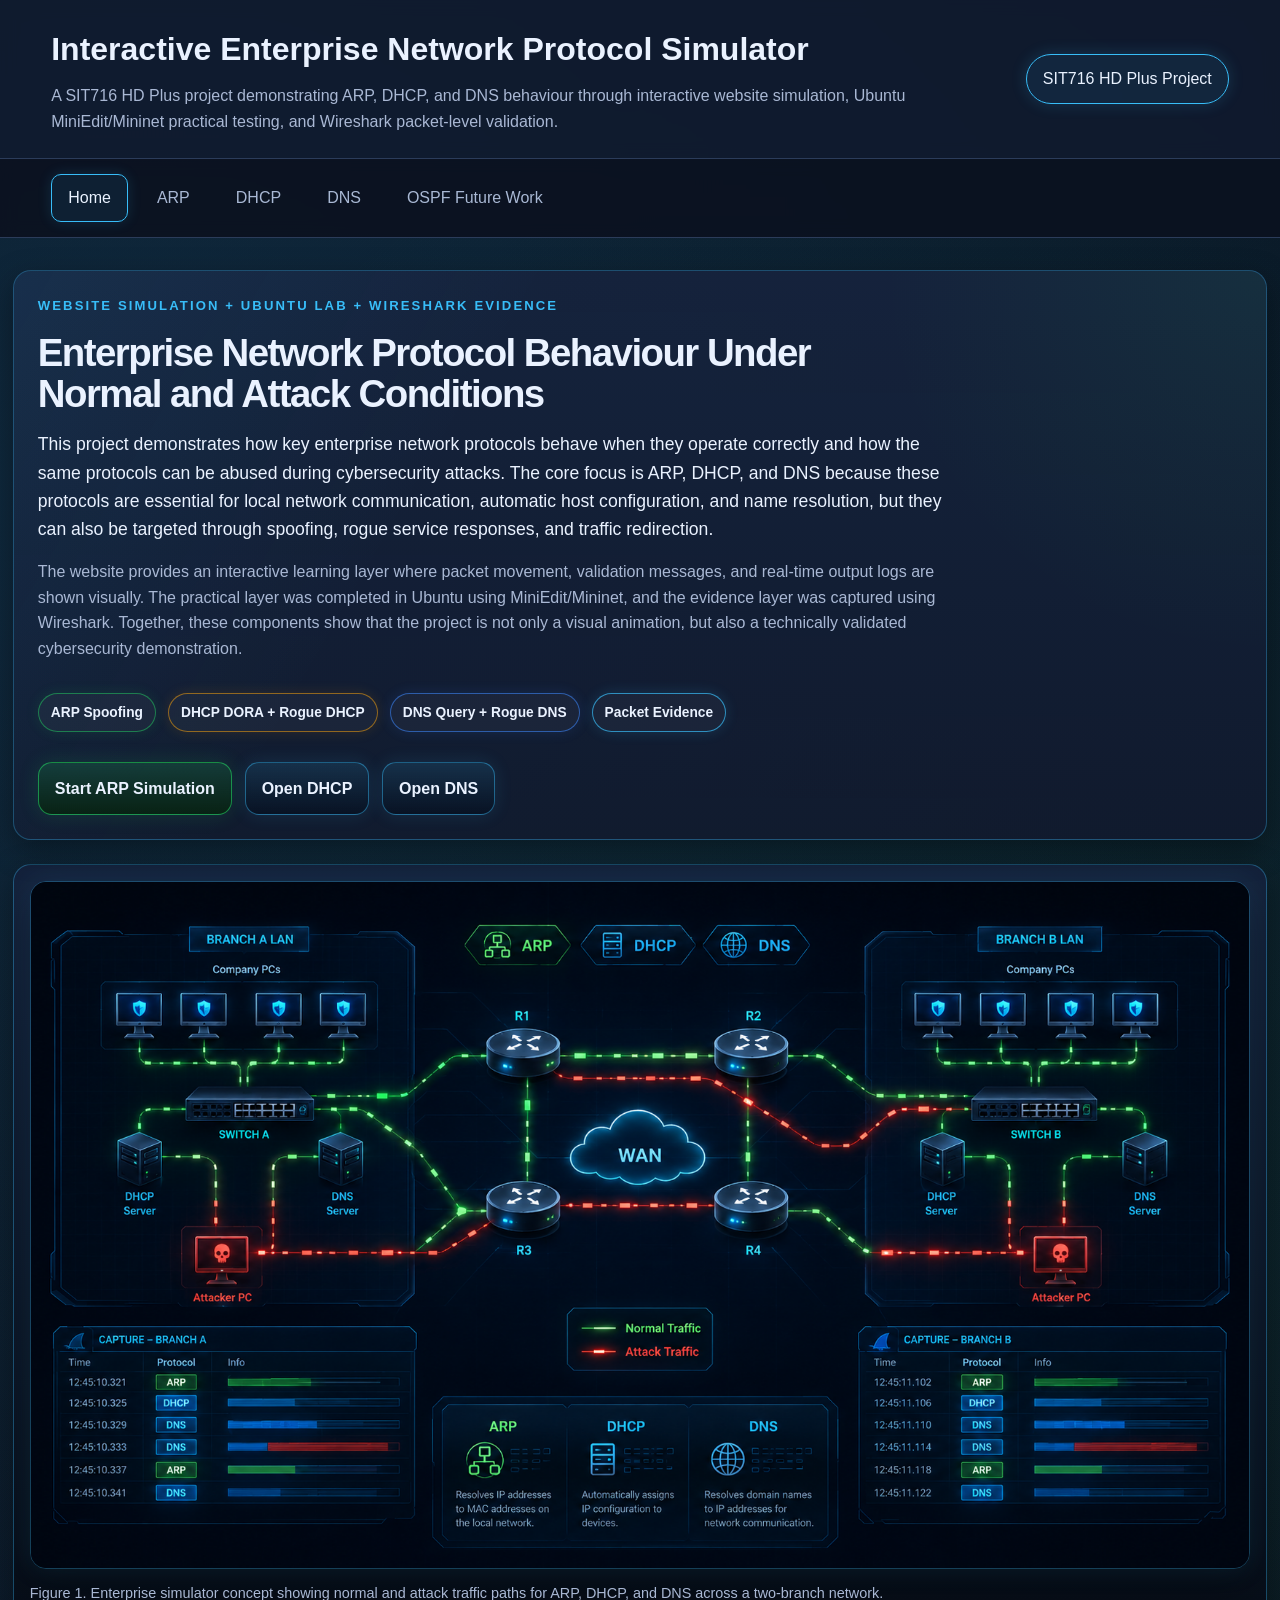
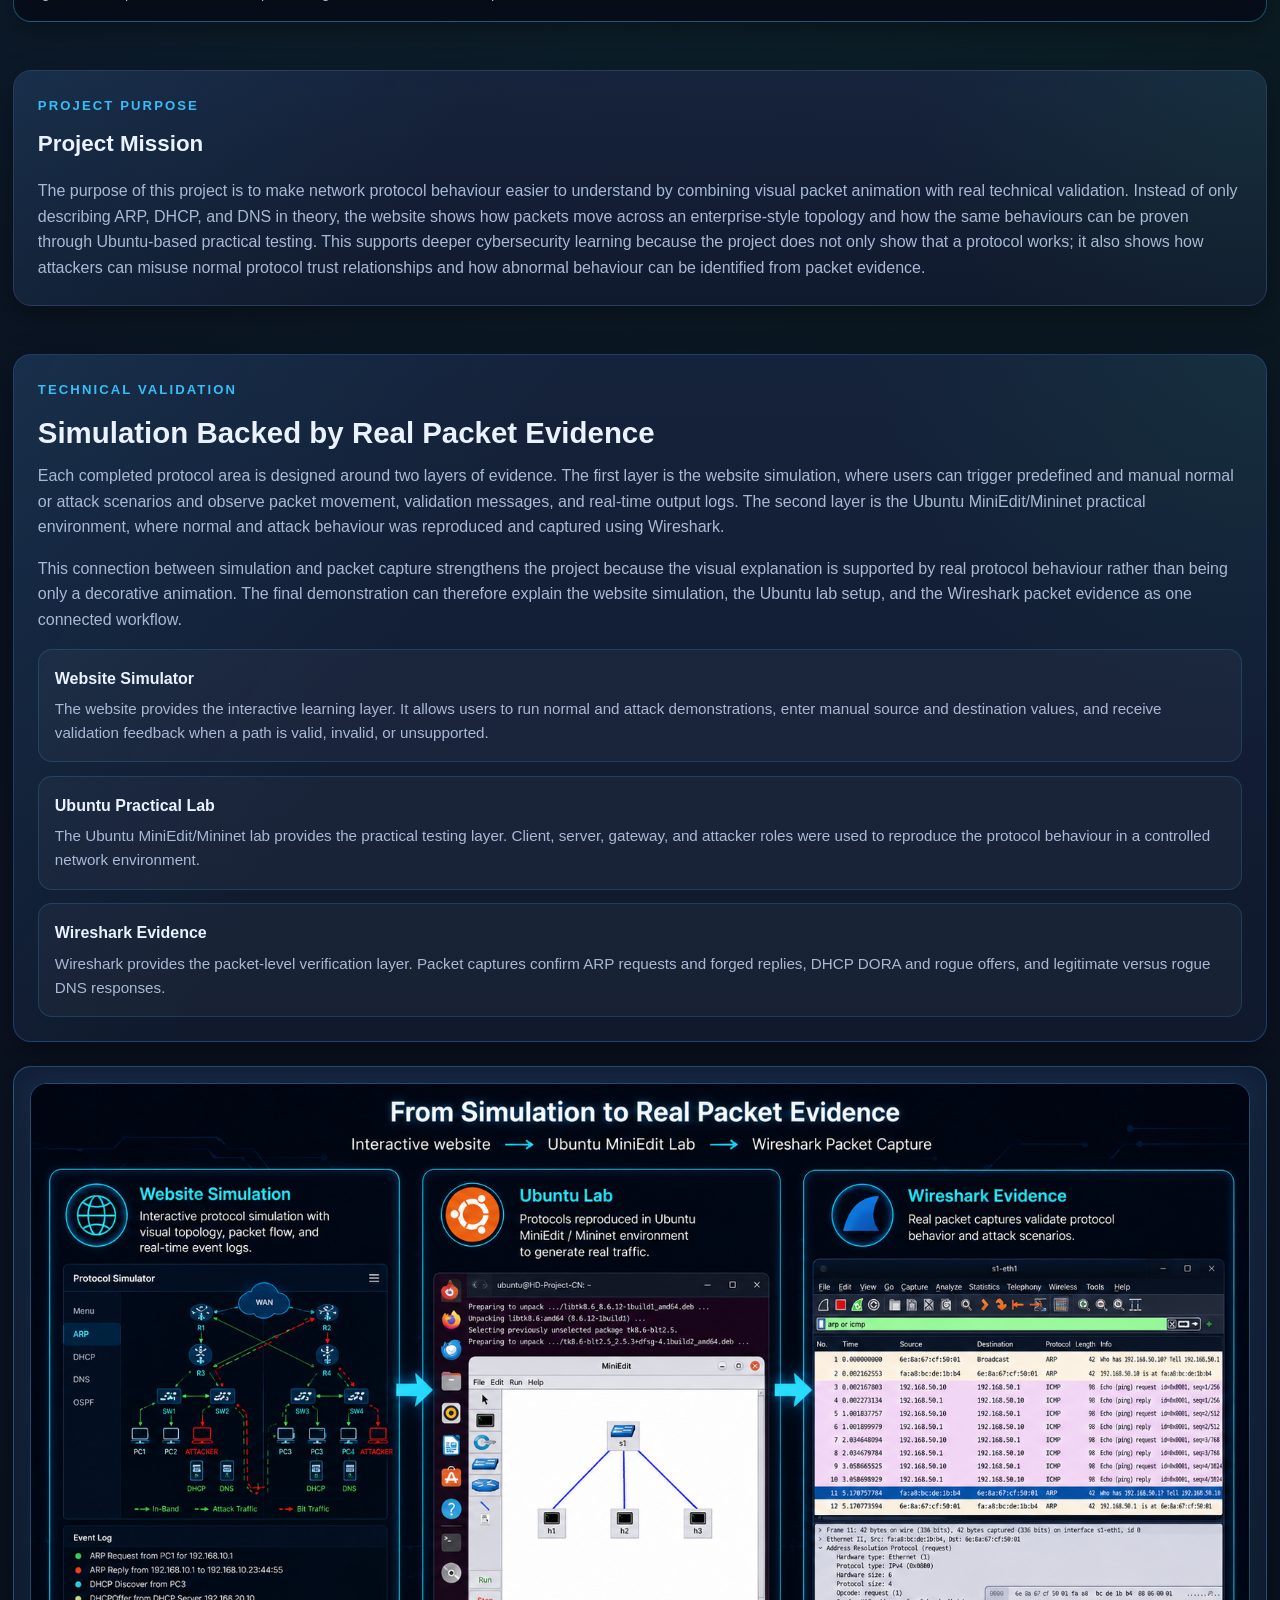
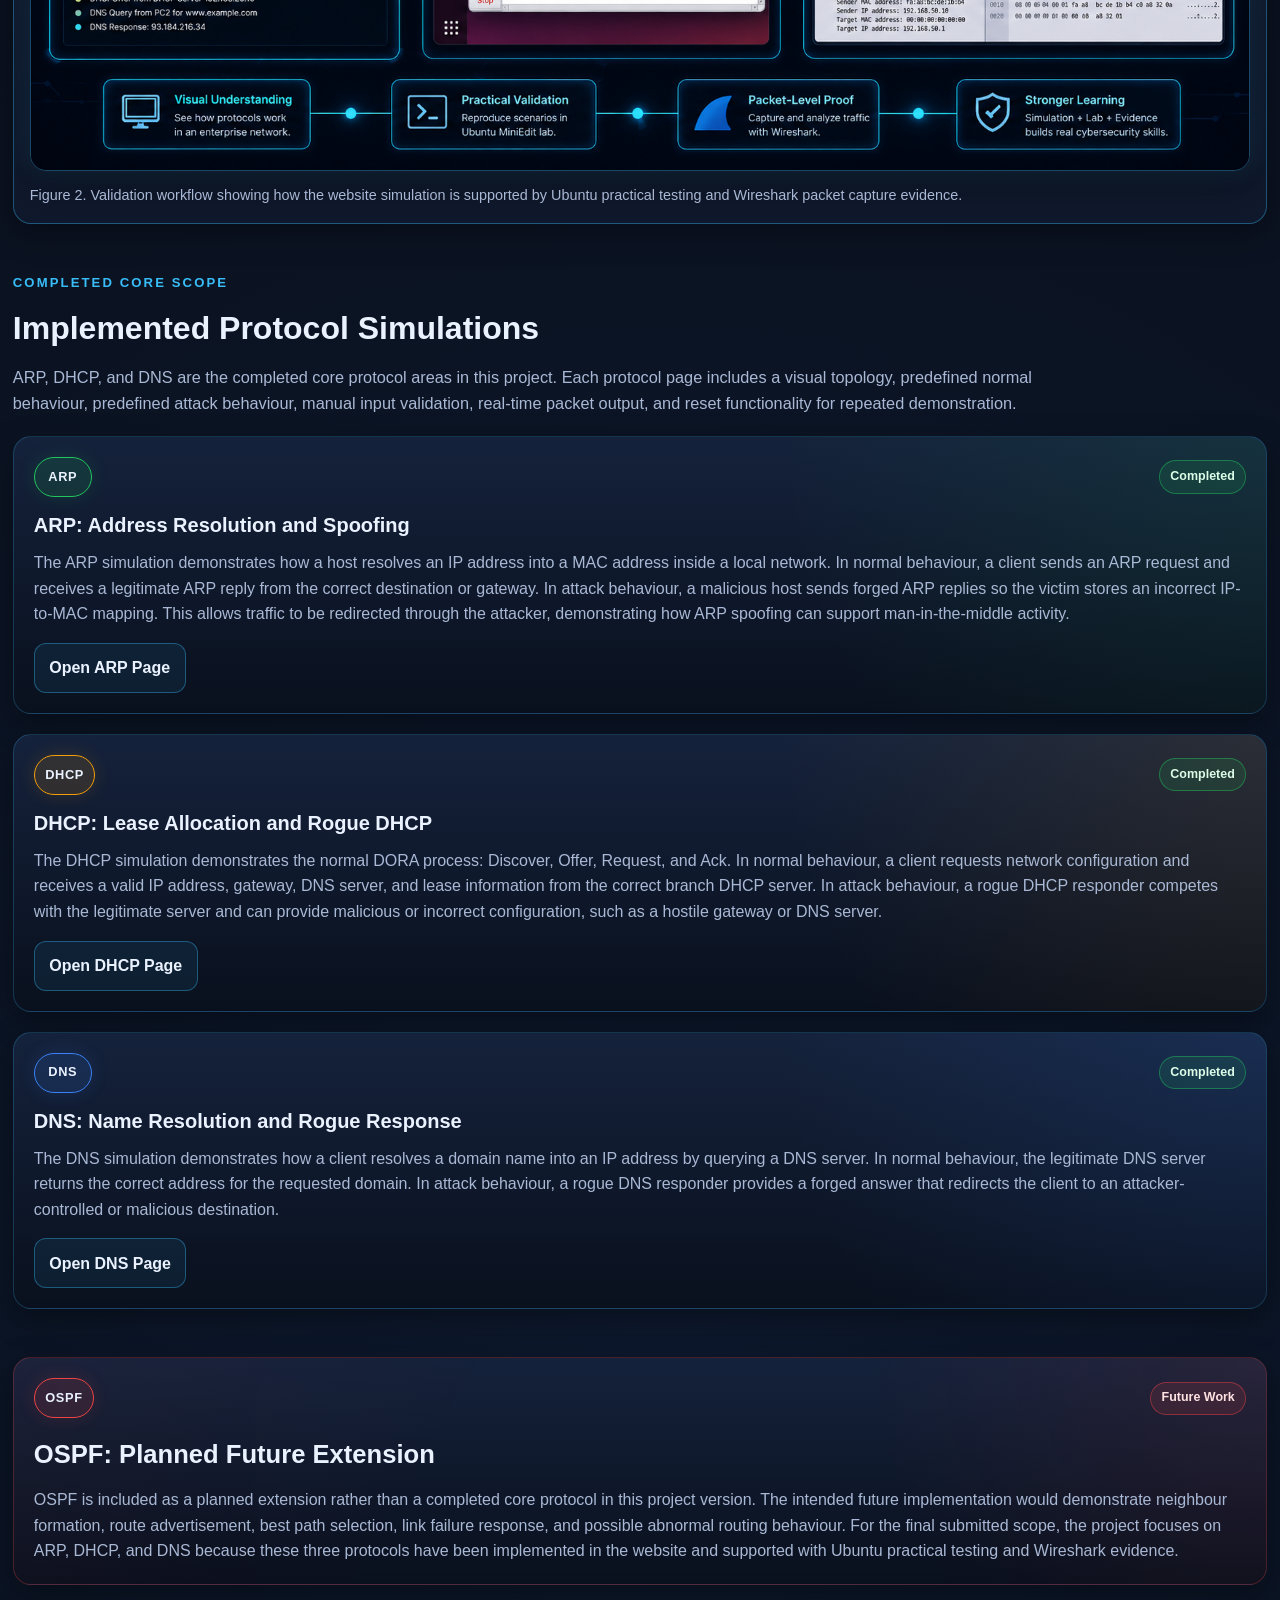
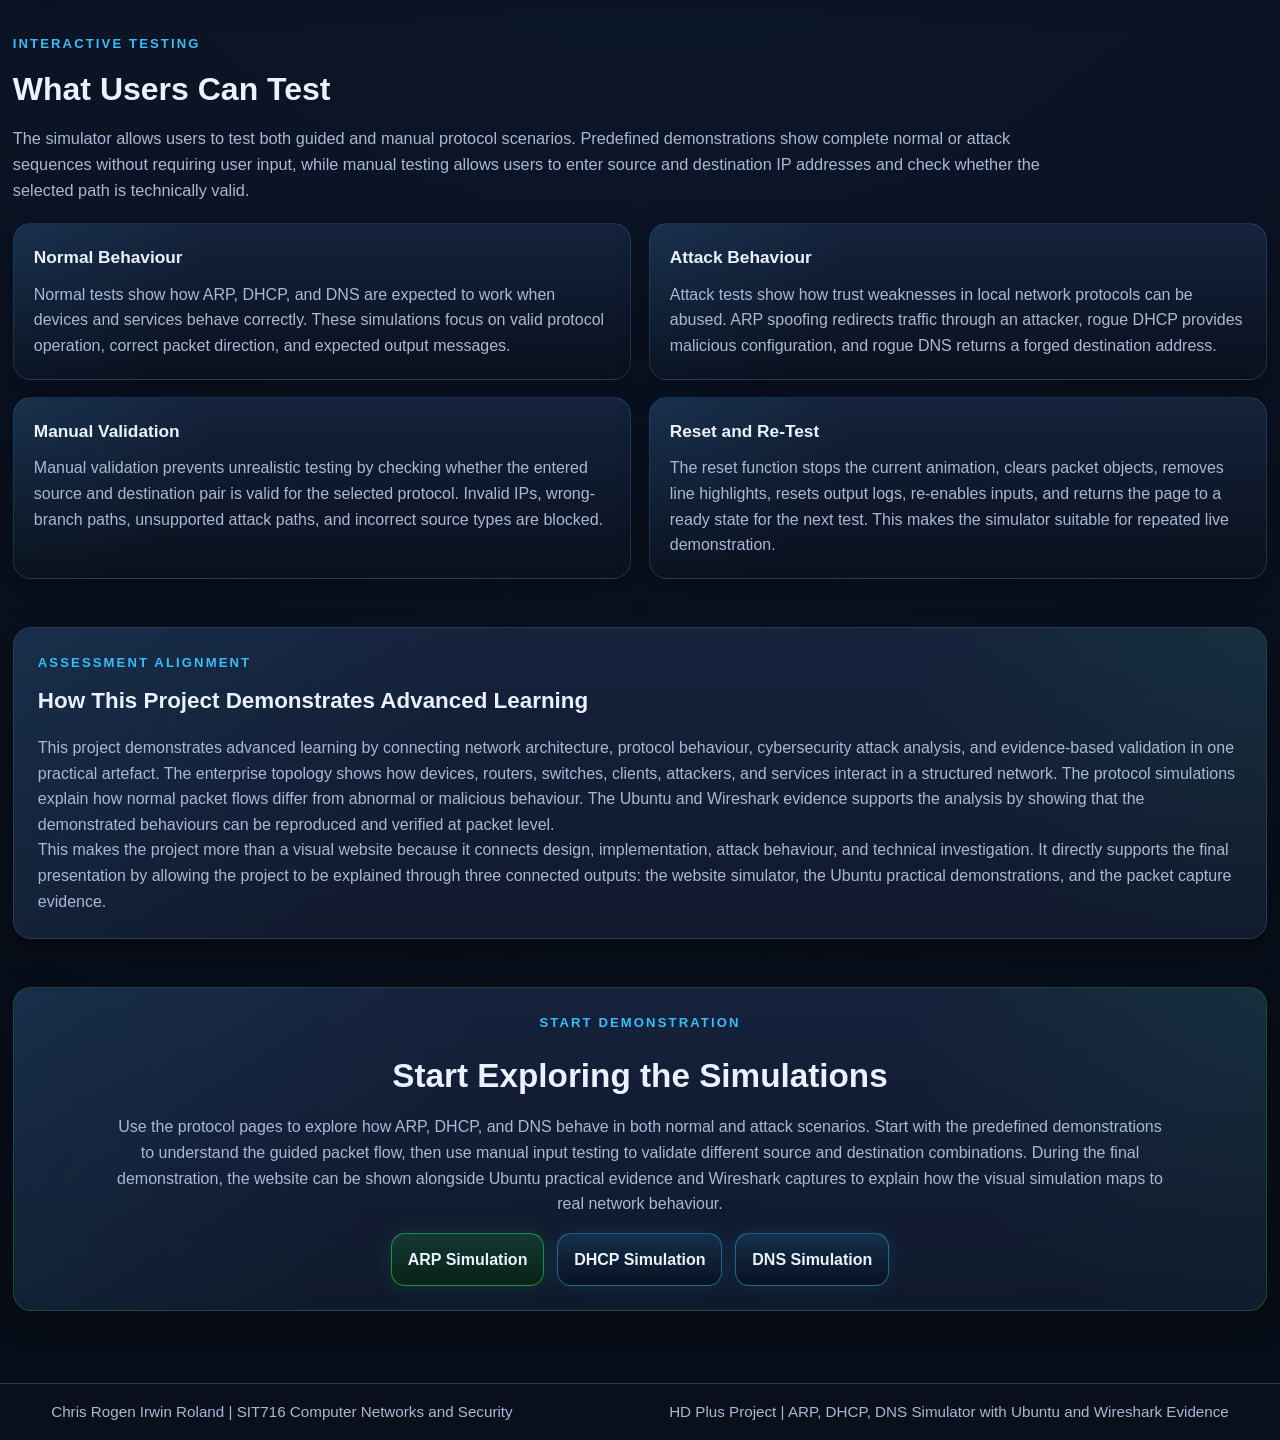
<file: Enterprise Network Protocol Behaviour Under Normal and Attack Conditions/website/index.html>
<!DOCTYPE html>
<html lang="en">
<head>
  <meta charset="UTF-8" />
  <meta name="viewport" content="width=device-width, initial-scale=1.0" />
  <title>Interactive Enterprise Network Protocol Simulator</title>
  <link rel="stylesheet" href="style.css" />
</head>

<body data-page="home">
  <header class="site-header">
    <div class="container header-content">
      <div class="branding">
        <h1>Interactive Enterprise Network Protocol Simulator</h1>
        <p>
          A SIT716 HD Plus project demonstrating ARP, DHCP, and DNS behaviour through
          interactive website simulation, Ubuntu MiniEdit/Mininet practical testing, and
          Wireshark packet-level validation.
        </p>
      </div>

      <div class="header-badge">SIT716 HD Plus Project</div>
    </div>
  </header>

  <nav class="site-nav">
    <div class="container nav-content">
      <a href="index.html" class="nav-link active">Home</a>
      <a href="arp.html" class="nav-link nav-arp">ARP</a>
      <a href="dhcp.html" class="nav-link nav-dhcp">DHCP</a>
      <a href="dns.html" class="nav-link nav-dns">DNS</a>
      <a href="#ospf-future-work" class="nav-link nav-ospf">OSPF Future Work</a>
    </div>
  </nav>

  <main>
    <!-- HERO SECTION -->
    <section class="home-hero-section">
      <div class="container container-wide">
        <div class="home-hero-grid">
          <div class="home-hero-content panel">
            <p class="eyebrow-text">Website Simulation + Ubuntu Lab + Wireshark Evidence</p>

            <h2>Enterprise Network Protocol Behaviour Under Normal and Attack Conditions</h2>

            <p class="hero-lead">
              This project demonstrates how key enterprise network protocols behave when they
              operate correctly and how the same protocols can be abused during cybersecurity
              attacks. The core focus is ARP, DHCP, and DNS because these protocols are essential
              for local network communication, automatic host configuration, and name resolution,
              but they can also be targeted through spoofing, rogue service responses, and traffic
              redirection.
            </p>

            <p>
              The website provides an interactive learning layer where packet movement, validation
              messages, and real-time output logs are shown visually. The practical layer was
              completed in Ubuntu using MiniEdit/Mininet, and the evidence layer was captured using
              Wireshark. Together, these components show that the project is not only a visual
              animation, but also a technically validated cybersecurity demonstration.
            </p>

            <div class="home-badge-row">
              <span class="home-pill pill-arp">ARP Spoofing</span>
              <span class="home-pill pill-dhcp">DHCP DORA + Rogue DHCP</span>
              <span class="home-pill pill-dns">DNS Query + Rogue DNS</span>
              <span class="home-pill pill-evidence">Packet Evidence</span>
            </div>

            <div class="home-cta-row">
              <a href="arp.html" class="home-cta primary-cta">Start ARP Simulation</a>
              <a href="dhcp.html" class="home-cta">Open DHCP</a>
              <a href="dns.html" class="home-cta">Open DNS</a>
            </div>
          </div>

          <div class="home-hero-image-card panel">
            <img
              src="assets/images/home-hero-network.png"
              alt="Dark cyber enterprise network simulator illustration showing ARP, DHCP, DNS, normal traffic, attack traffic, branch LANs, routers, switches, servers, and attackers"
              class="home-hero-image"
            />
            <p class="image-caption">
              Figure 1. Enterprise simulator concept showing normal and attack traffic paths for
              ARP, DHCP, and DNS across a two-branch network.
            </p>
          </div>
        </div>
      </div>
    </section>

    <!-- PROJECT MISSION -->
    <section class="home-section">
      <div class="container container-wide">
        <div class="panel home-text-panel">
          <div class="panel-heading">
            <div>
              <p class="eyebrow-text">Project Purpose</p>
              <h2>Project Mission</h2>
            </div>
          </div>

          <p>
            The purpose of this project is to make network protocol behaviour easier to understand
            by combining visual packet animation with real technical validation. Instead of only
            describing ARP, DHCP, and DNS in theory, the website shows how packets move across an
            enterprise-style topology and how the same behaviours can be proven through Ubuntu-based
            practical testing. This supports deeper cybersecurity learning because the project does
            not only show that a protocol works; it also shows how attackers can misuse normal
            protocol trust relationships and how abnormal behaviour can be identified from packet
            evidence.
          </p>
        </div>
      </div>
    </section>

    <!-- EVIDENCE VALIDATION SECTION -->
    <section class="home-section">
      <div class="container container-wide">
        <div class="home-evidence-grid">
          <div class="panel home-evidence-content">
            <p class="eyebrow-text">Technical Validation</p>
            <h2>Simulation Backed by Real Packet Evidence</h2>

            <p>
              Each completed protocol area is designed around two layers of evidence. The first
              layer is the website simulation, where users can trigger predefined and manual normal
              or attack scenarios and observe packet movement, validation messages, and real-time
              output logs. The second layer is the Ubuntu MiniEdit/Mininet practical environment,
              where normal and attack behaviour was reproduced and captured using Wireshark.
            </p>

            <p>
              This connection between simulation and packet capture strengthens the project because
              the visual explanation is supported by real protocol behaviour rather than being only
              a decorative animation. The final demonstration can therefore explain the website
              simulation, the Ubuntu lab setup, and the Wireshark packet evidence as one connected
              workflow.
            </p>

            <div class="evidence-card-grid">
              <article class="mini-evidence-card">
                <h3>Website Simulator</h3>
                <p>
                  The website provides the interactive learning layer. It allows users to run
                  normal and attack demonstrations, enter manual source and destination values,
                  and receive validation feedback when a path is valid, invalid, or unsupported.
                </p>
              </article>

              <article class="mini-evidence-card">
                <h3>Ubuntu Practical Lab</h3>
                <p>
                  The Ubuntu MiniEdit/Mininet lab provides the practical testing layer. Client,
                  server, gateway, and attacker roles were used to reproduce the protocol behaviour
                  in a controlled network environment.
                </p>
              </article>

              <article class="mini-evidence-card">
                <h3>Wireshark Evidence</h3>
                <p>
                  Wireshark provides the packet-level verification layer. Packet captures confirm
                  ARP requests and forged replies, DHCP DORA and rogue offers, and legitimate
                  versus rogue DNS responses.
                </p>
              </article>
            </div>
          </div>

          <div class="panel home-evidence-image-card">
            <img
              src="assets/images/evidence-validation-flow.png"
              alt="Cybersecurity workflow from website simulation to Ubuntu MiniEdit lab to Wireshark packet capture evidence"
              class="home-evidence-image"
            />
            <p class="image-caption">
              Figure 2. Validation workflow showing how the website simulation is supported by
              Ubuntu practical testing and Wireshark packet capture evidence.
            </p>
          </div>
        </div>
      </div>
    </section>

    <!-- COMPLETED PROTOCOLS -->
    <section class="home-section">
      <div class="container container-wide">
        <div class="section-heading-block">
          <p class="eyebrow-text">Completed Core Scope</p>
          <h2 class="section-title">Implemented Protocol Simulations</h2>
          <p class="section-intro">
            ARP, DHCP, and DNS are the completed core protocol areas in this project. Each protocol
            page includes a visual topology, predefined normal behaviour, predefined attack
            behaviour, manual input validation, real-time packet output, and reset functionality
            for repeated demonstration.
          </p>
        </div>

        <div class="home-protocol-grid">
          <article class="home-protocol-card home-arp-card">
            <div class="protocol-card-top">
              <span class="protocol-icon-dot arp-dot">ARP</span>
              <span class="status-chip status-complete">Completed</span>
            </div>

            <h3>ARP: Address Resolution and Spoofing</h3>

            <p>
              The ARP simulation demonstrates how a host resolves an IP address into a MAC address
              inside a local network. In normal behaviour, a client sends an ARP request and
              receives a legitimate ARP reply from the correct destination or gateway. In attack
              behaviour, a malicious host sends forged ARP replies so the victim stores an
              incorrect IP-to-MAC mapping. This allows traffic to be redirected through the
              attacker, demonstrating how ARP spoofing can support man-in-the-middle activity.
            </p>

            <a href="arp.html" class="protocol-open-btn">Open ARP Page</a>
          </article>

          <article class="home-protocol-card home-dhcp-card">
            <div class="protocol-card-top">
              <span class="protocol-icon-dot dhcp-dot">DHCP</span>
              <span class="status-chip status-complete">Completed</span>
            </div>

            <h3>DHCP: Lease Allocation and Rogue DHCP</h3>

            <p>
              The DHCP simulation demonstrates the normal DORA process: Discover, Offer, Request,
              and Ack. In normal behaviour, a client requests network configuration and receives a
              valid IP address, gateway, DNS server, and lease information from the correct branch
              DHCP server. In attack behaviour, a rogue DHCP responder competes with the legitimate
              server and can provide malicious or incorrect configuration, such as a hostile
              gateway or DNS server.
            </p>

            <a href="dhcp.html" class="protocol-open-btn">Open DHCP Page</a>
          </article>

          <article class="home-protocol-card home-dns-card">
            <div class="protocol-card-top">
              <span class="protocol-icon-dot dns-dot">DNS</span>
              <span class="status-chip status-complete">Completed</span>
            </div>

            <h3>DNS: Name Resolution and Rogue Response</h3>

            <p>
              The DNS simulation demonstrates how a client resolves a domain name into an IP
              address by querying a DNS server. In normal behaviour, the legitimate DNS server
              returns the correct address for the requested domain. In attack behaviour, a rogue DNS
              responder provides a forged answer that redirects the client to an attacker-controlled
              or malicious destination.
            </p>

            <a href="dns.html" class="protocol-open-btn">Open DNS Page</a>
          </article>
        </div>
      </div>
    </section>

    <!-- OSPF FUTURE WORK -->
    <section class="home-section" id="ospf-future-work">
      <div class="container container-wide">
        <article class="panel ospf-future-panel">
          <div class="protocol-card-top">
            <span class="protocol-icon-dot ospf-dot">OSPF</span>
            <span class="status-chip status-future">Future Work</span>
          </div>

          <h2>OSPF: Planned Future Extension</h2>

          <p>
            OSPF is included as a planned extension rather than a completed core protocol in this
            project version. The intended future implementation would demonstrate neighbour
            formation, route advertisement, best path selection, link failure response, and possible
            abnormal routing behaviour. For the final submitted scope, the project focuses on ARP,
            DHCP, and DNS because these three protocols have been implemented in the website and
            supported with Ubuntu practical testing and Wireshark evidence.
          </p>
        </article>
      </div>
    </section>

    <!-- WHAT USERS CAN TEST -->
    <section class="home-section">
      <div class="container container-wide">
        <div class="section-heading-block">
          <p class="eyebrow-text">Interactive Testing</p>
          <h2 class="section-title">What Users Can Test</h2>
          <p class="section-intro">
            The simulator allows users to test both guided and manual protocol scenarios. Predefined
            demonstrations show complete normal or attack sequences without requiring user input,
            while manual testing allows users to enter source and destination IP addresses and check
            whether the selected path is technically valid.
          </p>
        </div>

        <div class="test-feature-grid">
          <article class="test-feature-card">
            <h3>Normal Behaviour</h3>
            <p>
              Normal tests show how ARP, DHCP, and DNS are expected to work when devices and
              services behave correctly. These simulations focus on valid protocol operation,
              correct packet direction, and expected output messages.
            </p>
          </article>

          <article class="test-feature-card">
            <h3>Attack Behaviour</h3>
            <p>
              Attack tests show how trust weaknesses in local network protocols can be abused. ARP
              spoofing redirects traffic through an attacker, rogue DHCP provides malicious
              configuration, and rogue DNS returns a forged destination address.
            </p>
          </article>

          <article class="test-feature-card">
            <h3>Manual Validation</h3>
            <p>
              Manual validation prevents unrealistic testing by checking whether the entered source
              and destination pair is valid for the selected protocol. Invalid IPs, wrong-branch
              paths, unsupported attack paths, and incorrect source types are blocked.
            </p>
          </article>

          <article class="test-feature-card">
            <h3>Reset and Re-Test</h3>
            <p>
              The reset function stops the current animation, clears packet objects, removes line
              highlights, resets output logs, re-enables inputs, and returns the page to a ready
              state for the next test. This makes the simulator suitable for repeated live
              demonstration.
            </p>
          </article>
        </div>
      </div>
    </section>

    <!-- ULO CONNECTION -->
    <section class="home-section">
      <div class="container container-wide">
        <div class="panel home-text-panel">
          <div class="panel-heading">
            <div>
              <p class="eyebrow-text">Assessment Alignment</p>
              <h2>How This Project Demonstrates Advanced Learning</h2>
            </div>
          </div>

          <p>
            This project demonstrates advanced learning by connecting network architecture,
            protocol behaviour, cybersecurity attack analysis, and evidence-based validation in one
            practical artefact. The enterprise topology shows how devices, routers, switches,
            clients, attackers, and services interact in a structured network. The protocol
            simulations explain how normal packet flows differ from abnormal or malicious behaviour.
            The Ubuntu and Wireshark evidence supports the analysis by showing that the demonstrated
            behaviours can be reproduced and verified at packet level.
          </p>

          <p>
            This makes the project more than a visual website because it connects design,
            implementation, attack behaviour, and technical investigation. It directly supports the
            final presentation by allowing the project to be explained through three connected
            outputs: the website simulator, the Ubuntu practical demonstrations, and the packet
            capture evidence.
          </p>
        </div>
      </div>
    </section>

    <!-- FINAL CALL TO ACTION -->
    <section class="home-section final-home-cta-section">
      <div class="container container-wide">
        <div class="panel final-home-cta">
          <p class="eyebrow-text">Start Demonstration</p>
          <h2>Start Exploring the Simulations</h2>

          <p>
            Use the protocol pages to explore how ARP, DHCP, and DNS behave in both normal and
            attack scenarios. Start with the predefined demonstrations to understand the guided
            packet flow, then use manual input testing to validate different source and destination
            combinations. During the final demonstration, the website can be shown alongside Ubuntu
            practical evidence and Wireshark captures to explain how the visual simulation maps to
            real network behaviour.
          </p>

          <div class="home-cta-row center-cta-row">
            <a href="arp.html" class="home-cta primary-cta">ARP Simulation</a>
            <a href="dhcp.html" class="home-cta">DHCP Simulation</a>
            <a href="dns.html" class="home-cta">DNS Simulation</a>
          </div>
        </div>
      </div>
    </section>
  </main>

  <footer class="site-footer">
    <div class="container footer-content">
      <p>Chris Rogen Irwin Roland | SIT716 Computer Networks and Security</p>
      <p>HD Plus Project | ARP, DHCP, DNS Simulator with Ubuntu and Wireshark Evidence</p>
    </div>
  </footer>
</body>
</html>
</file>
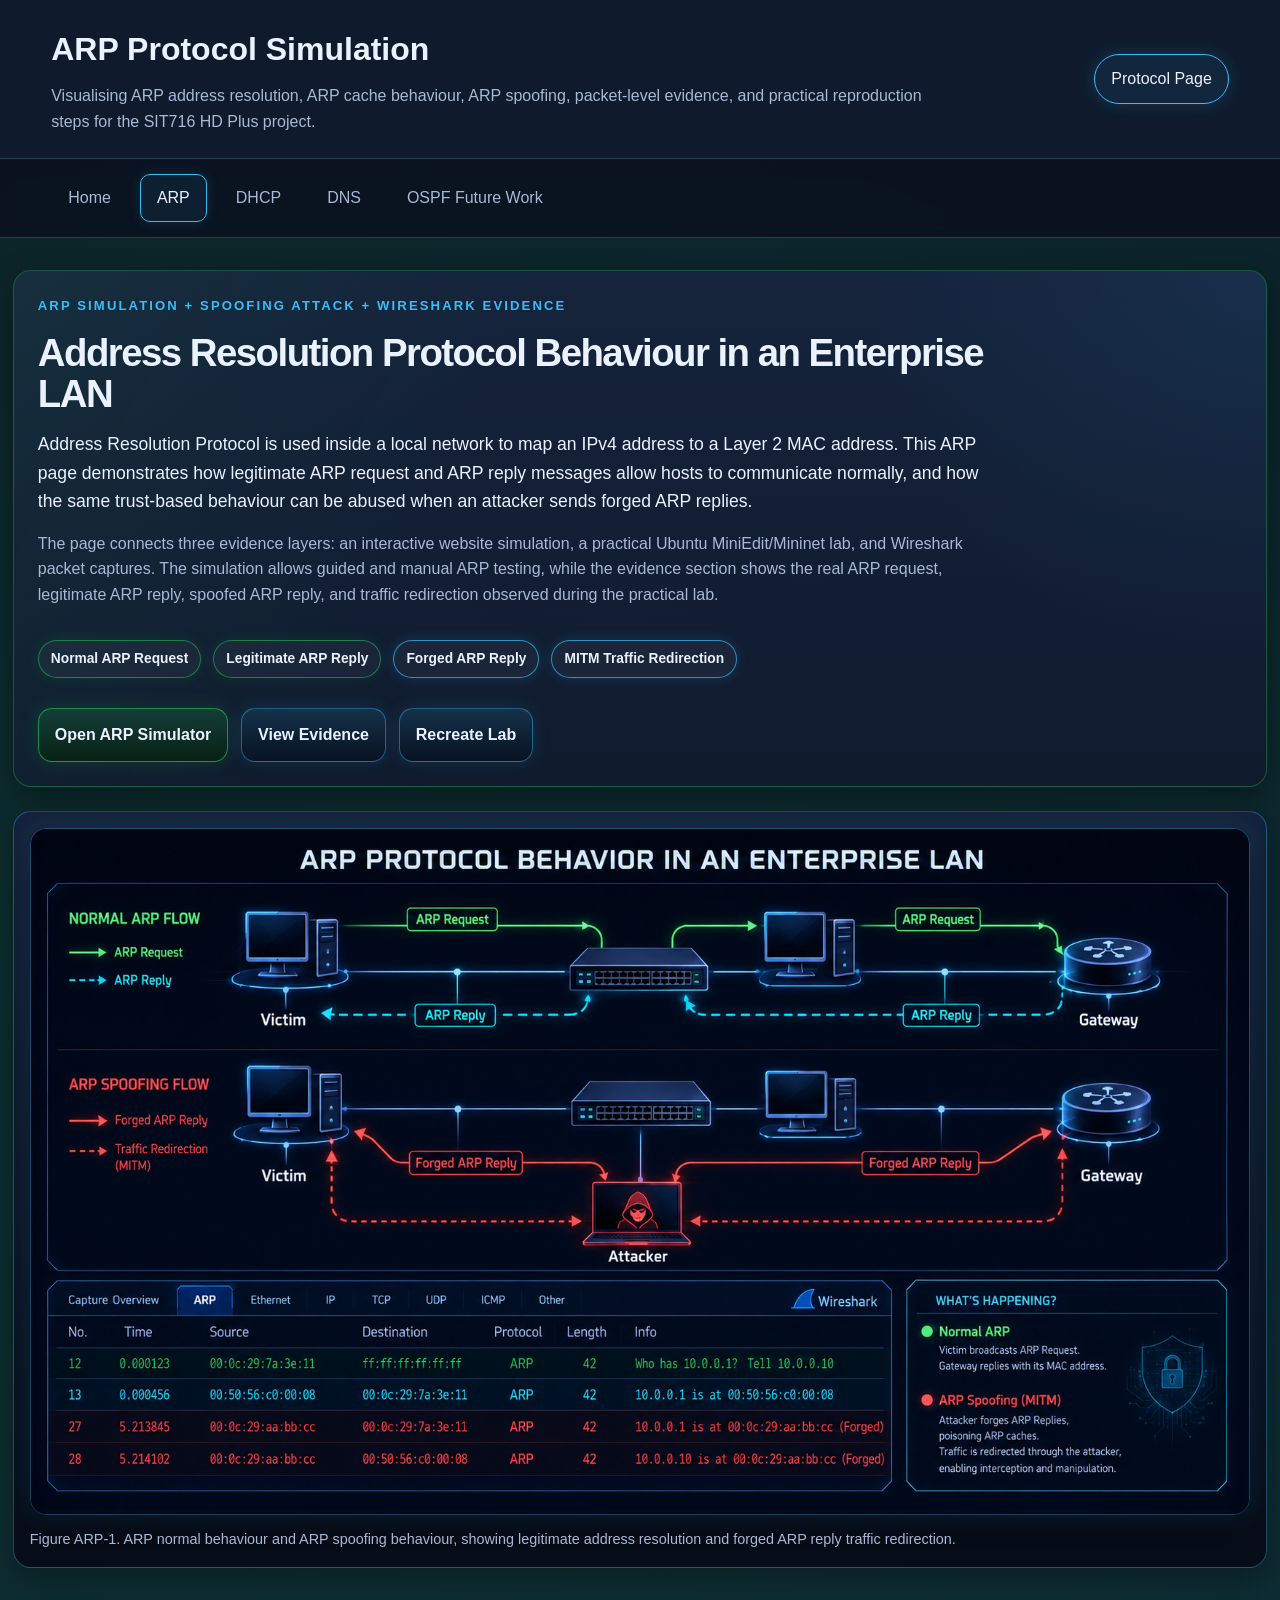
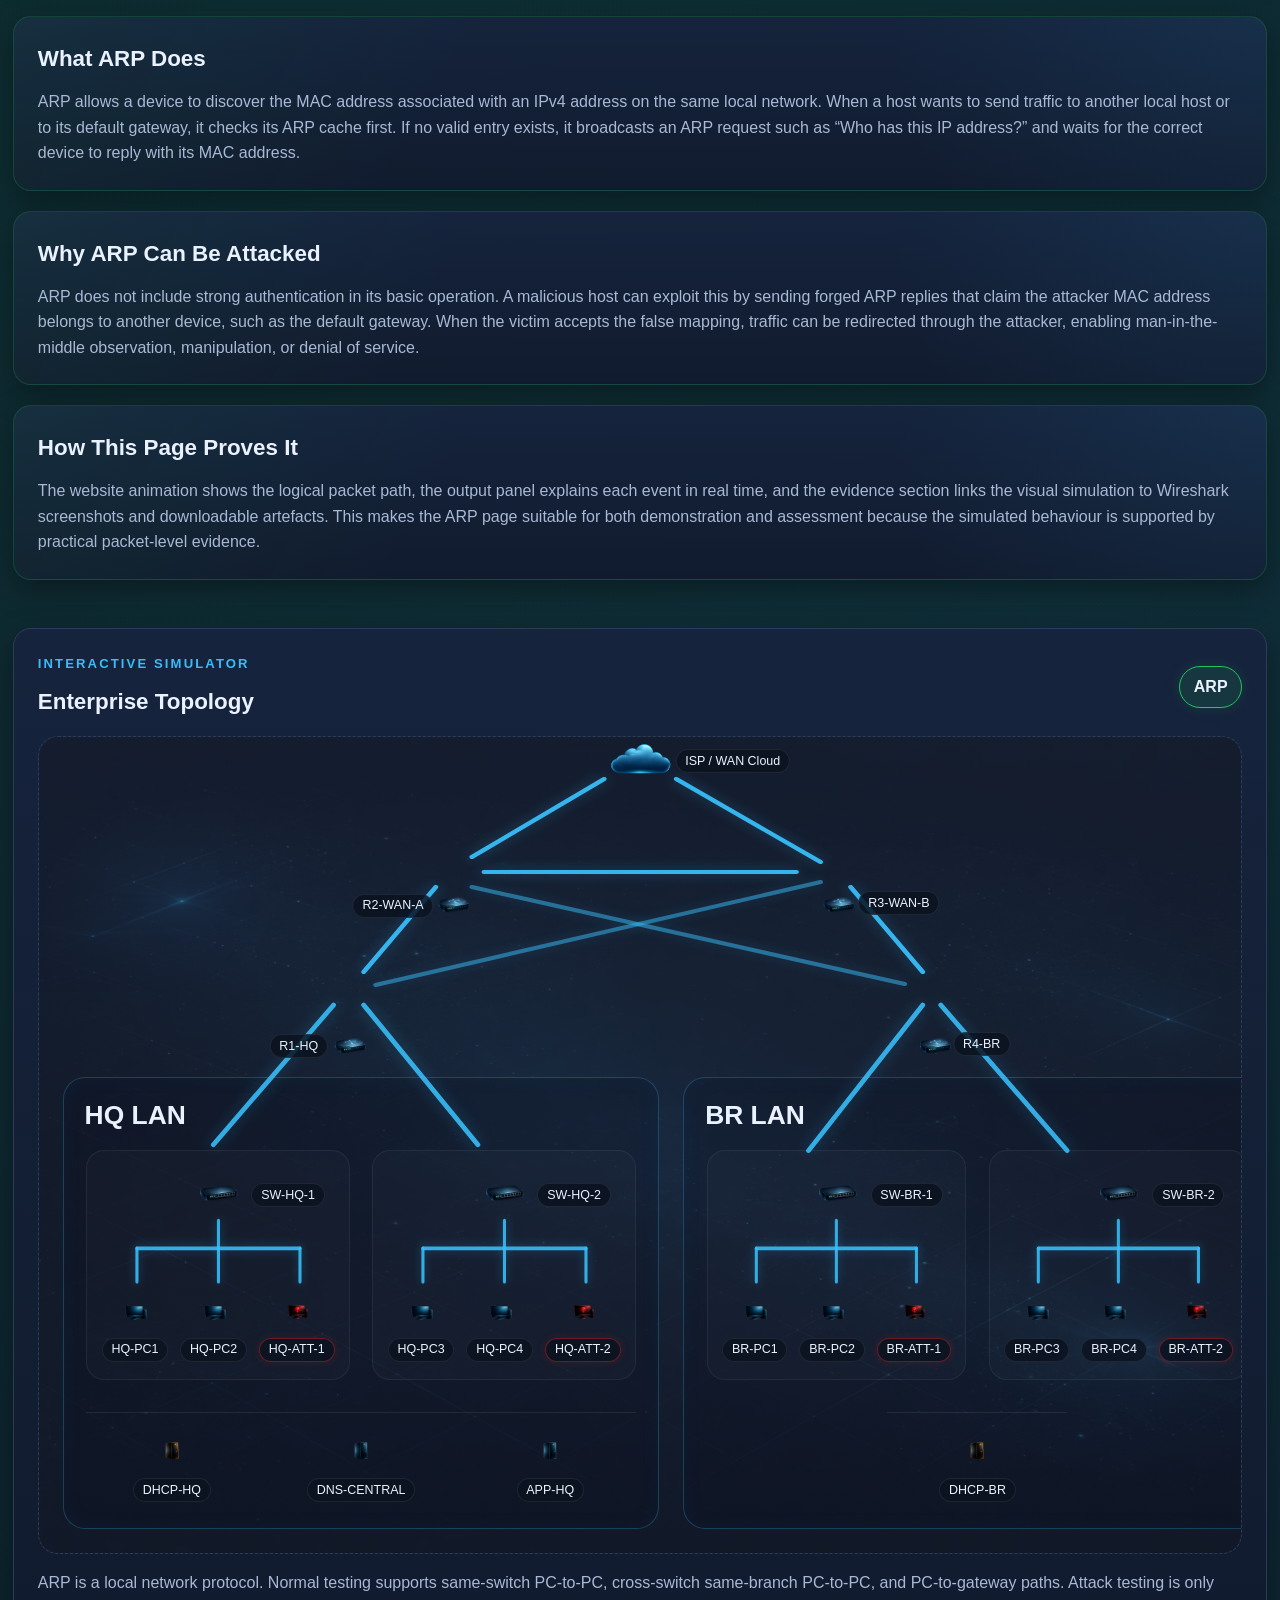
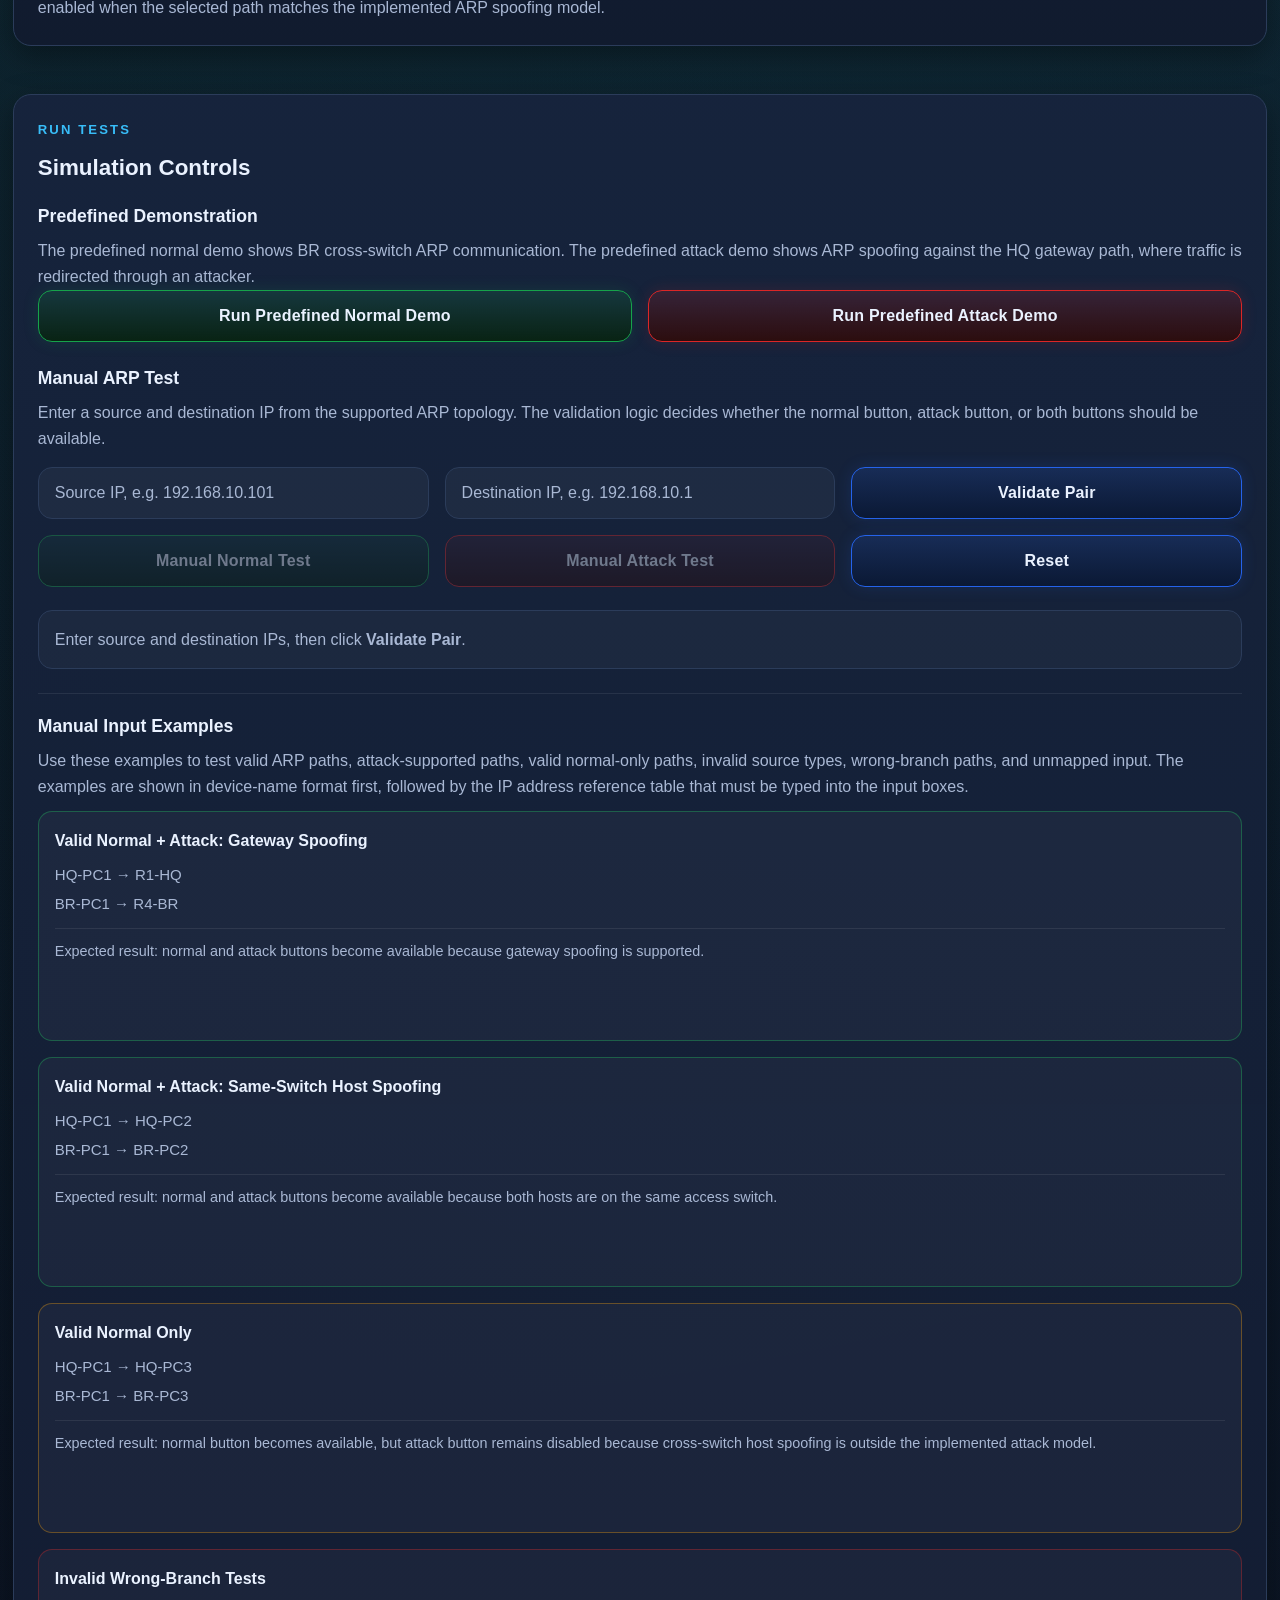
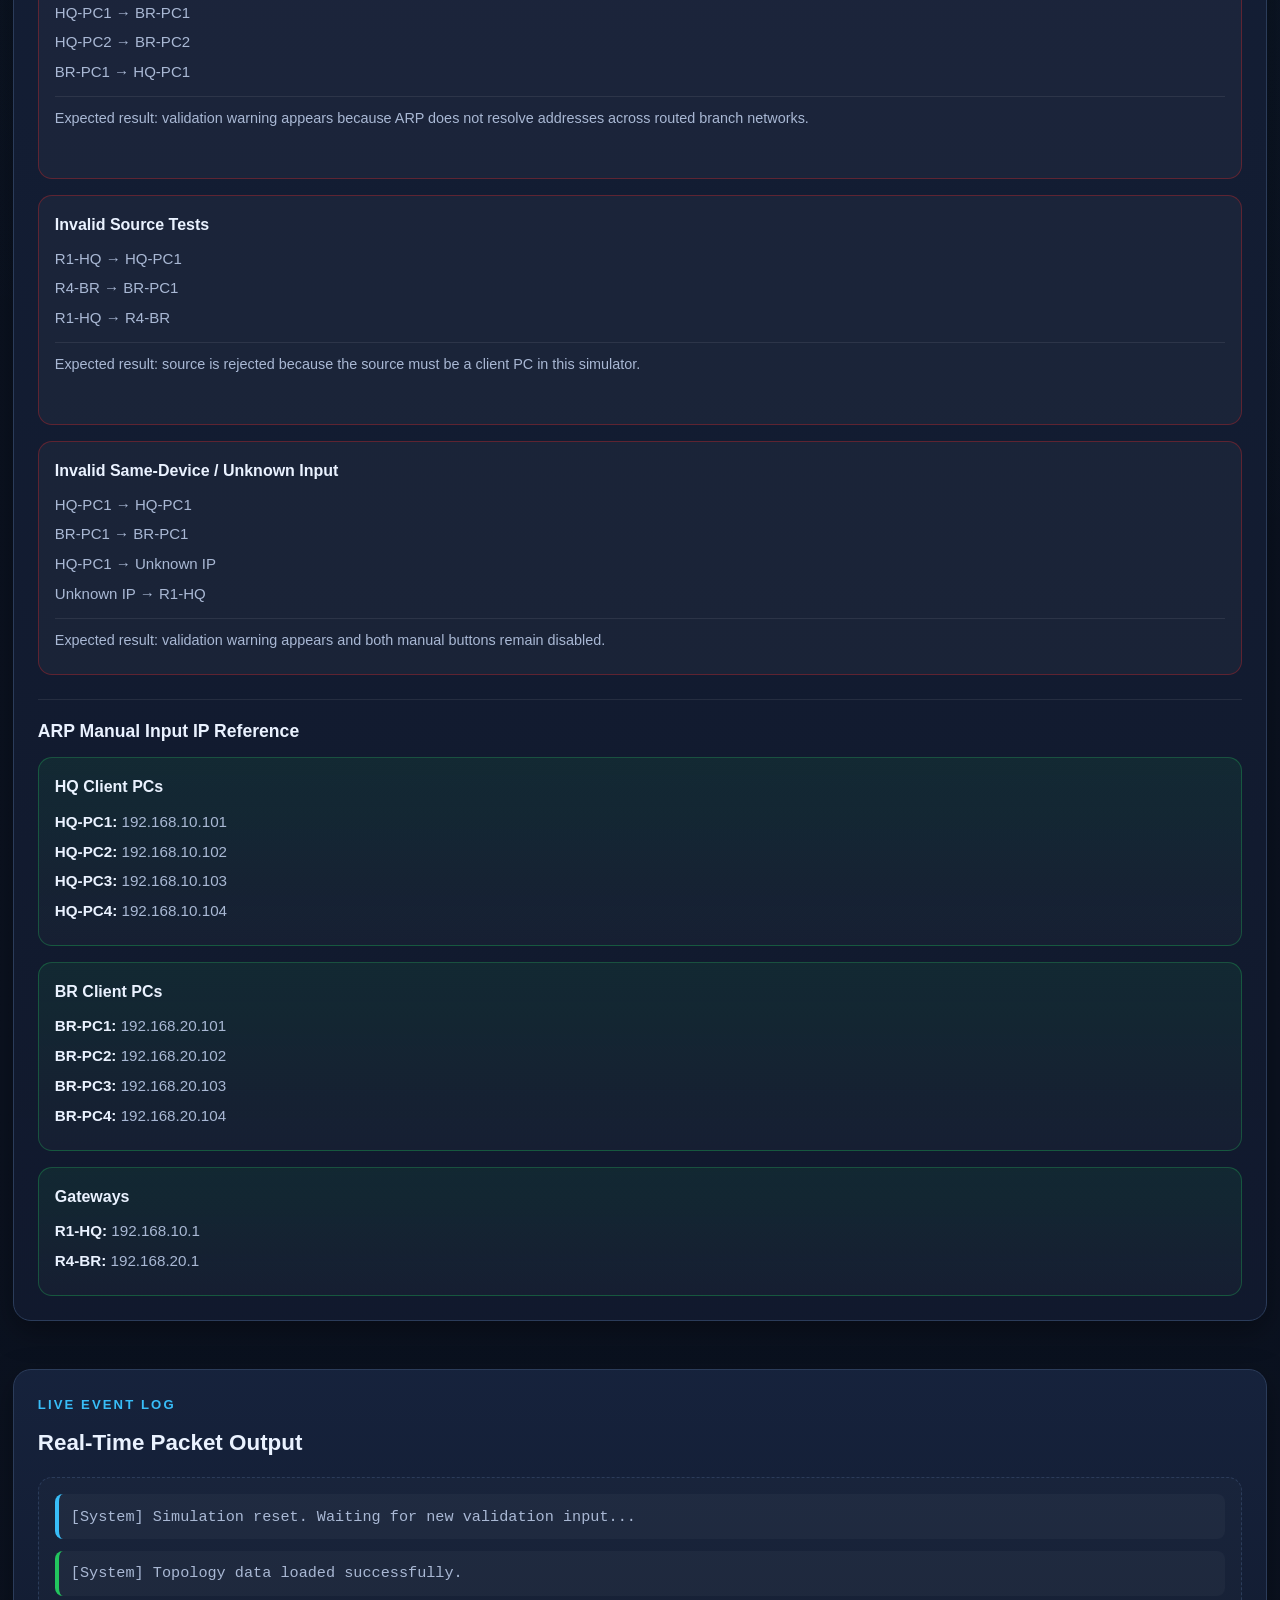
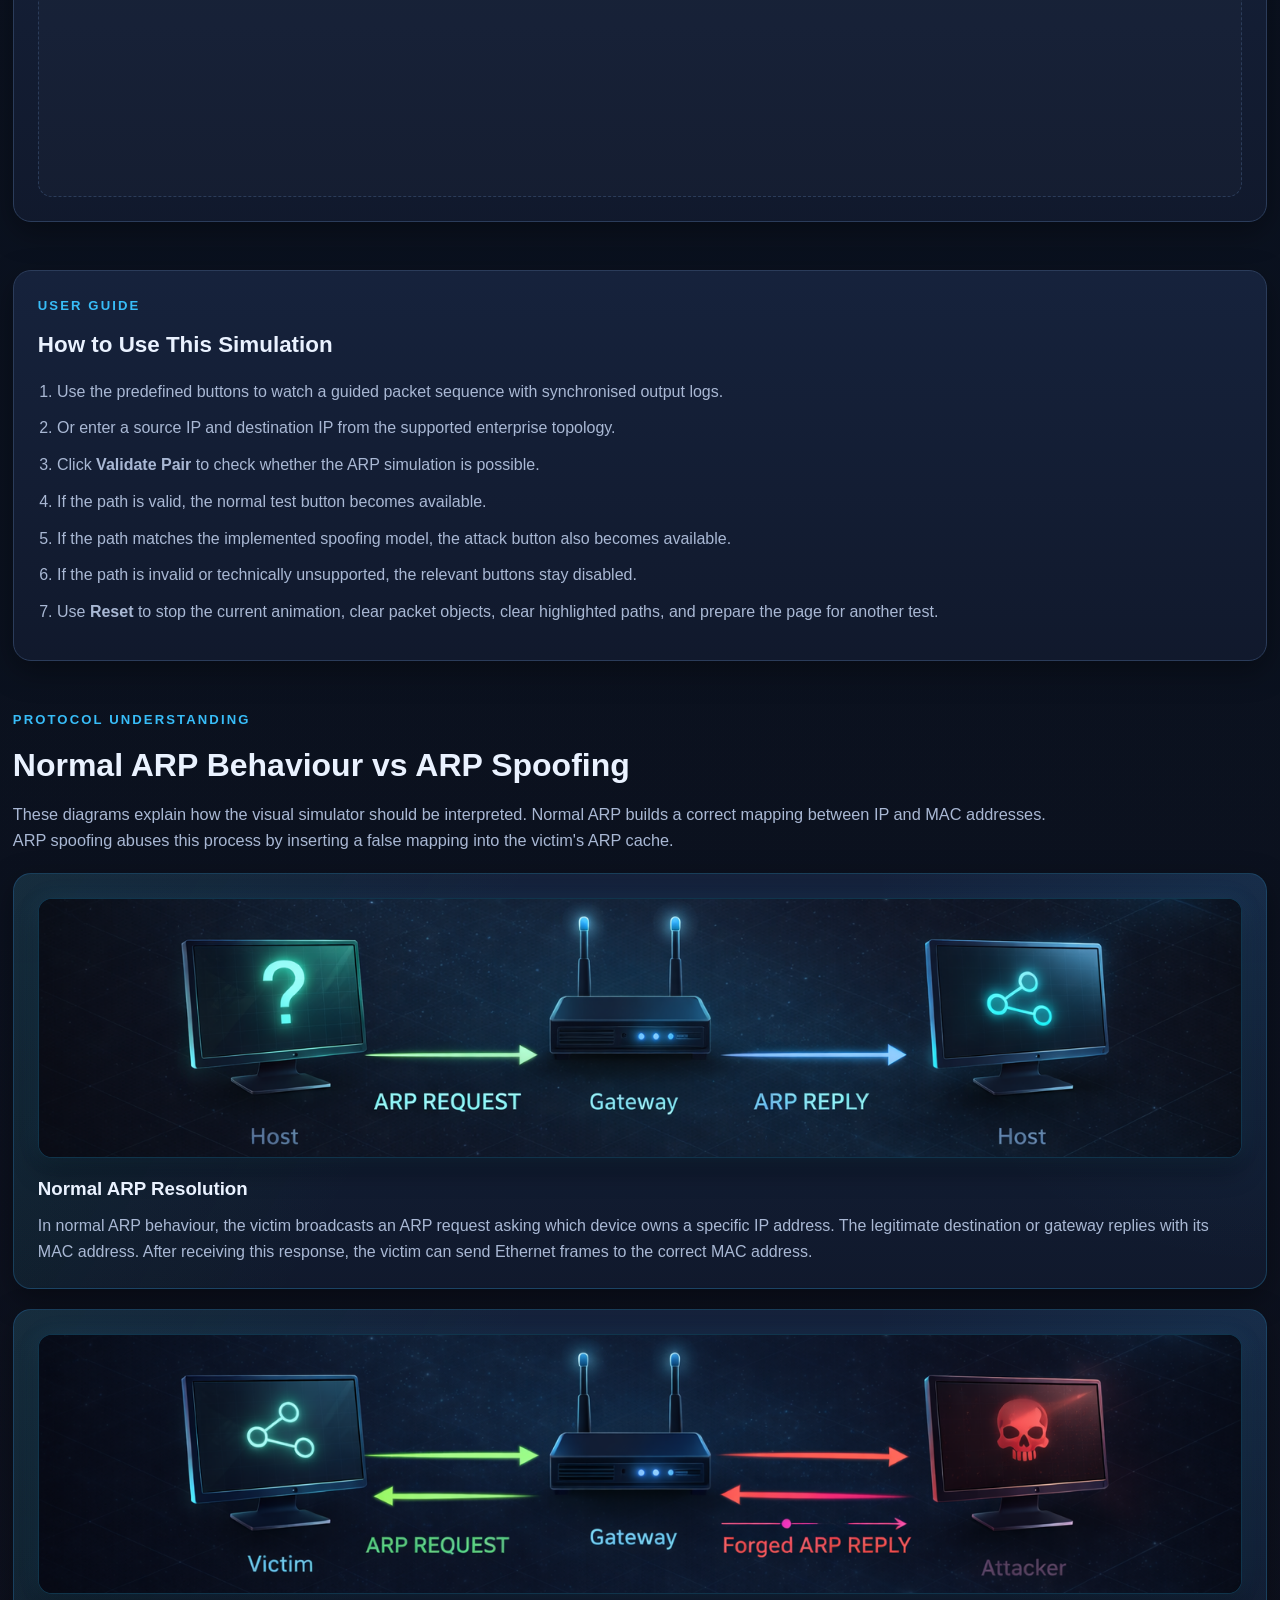
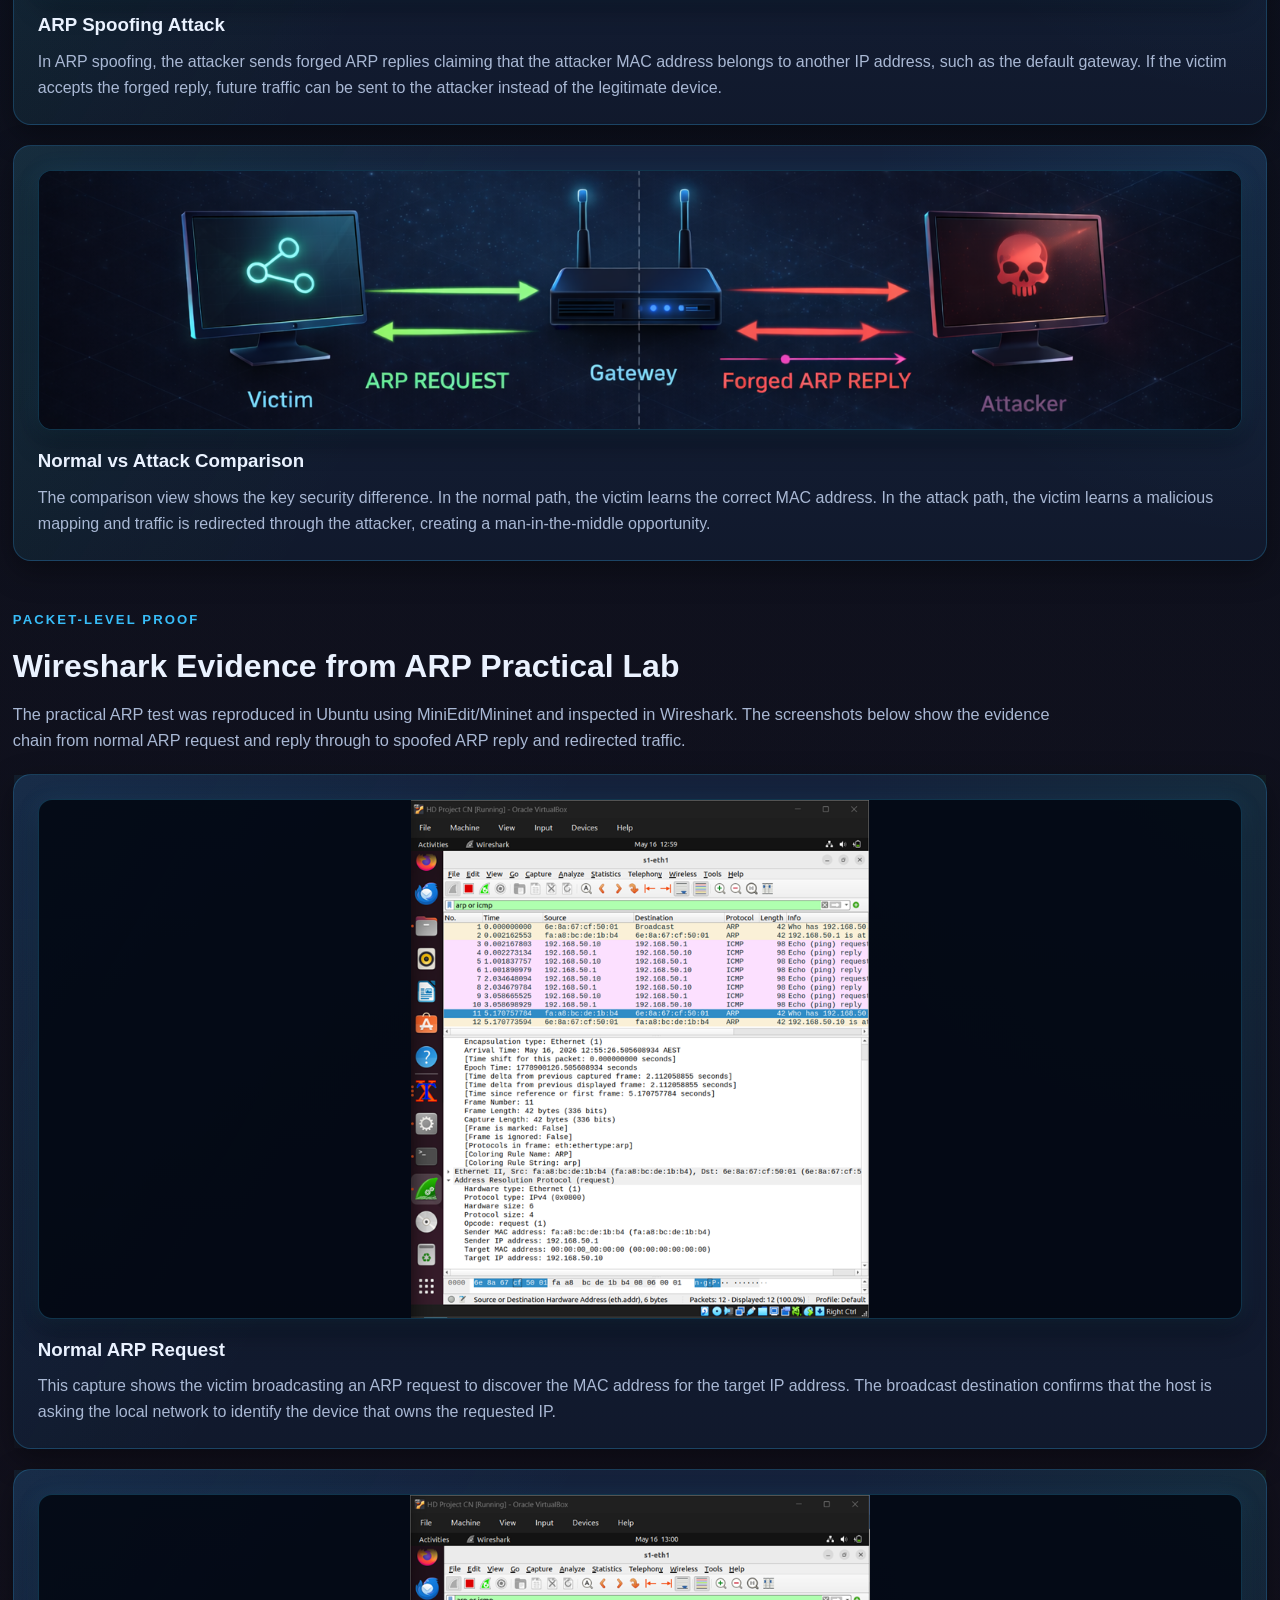
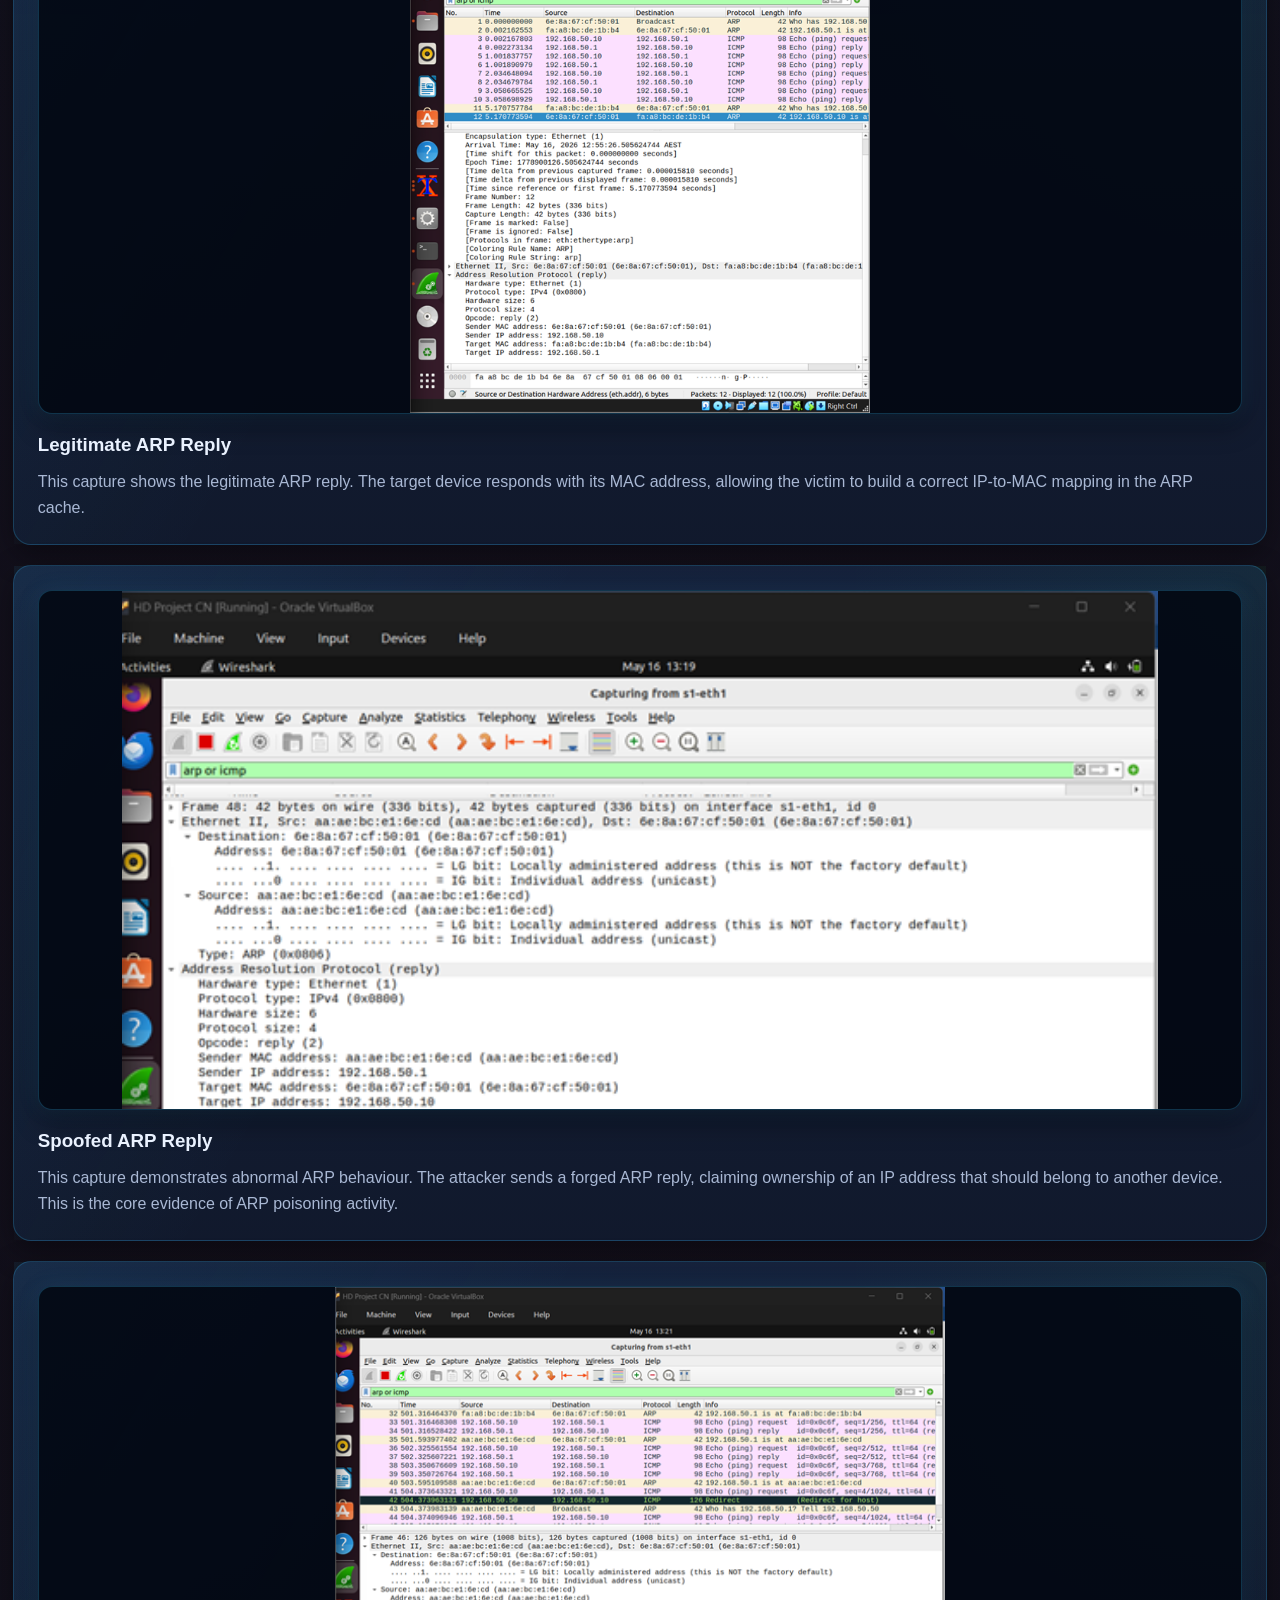
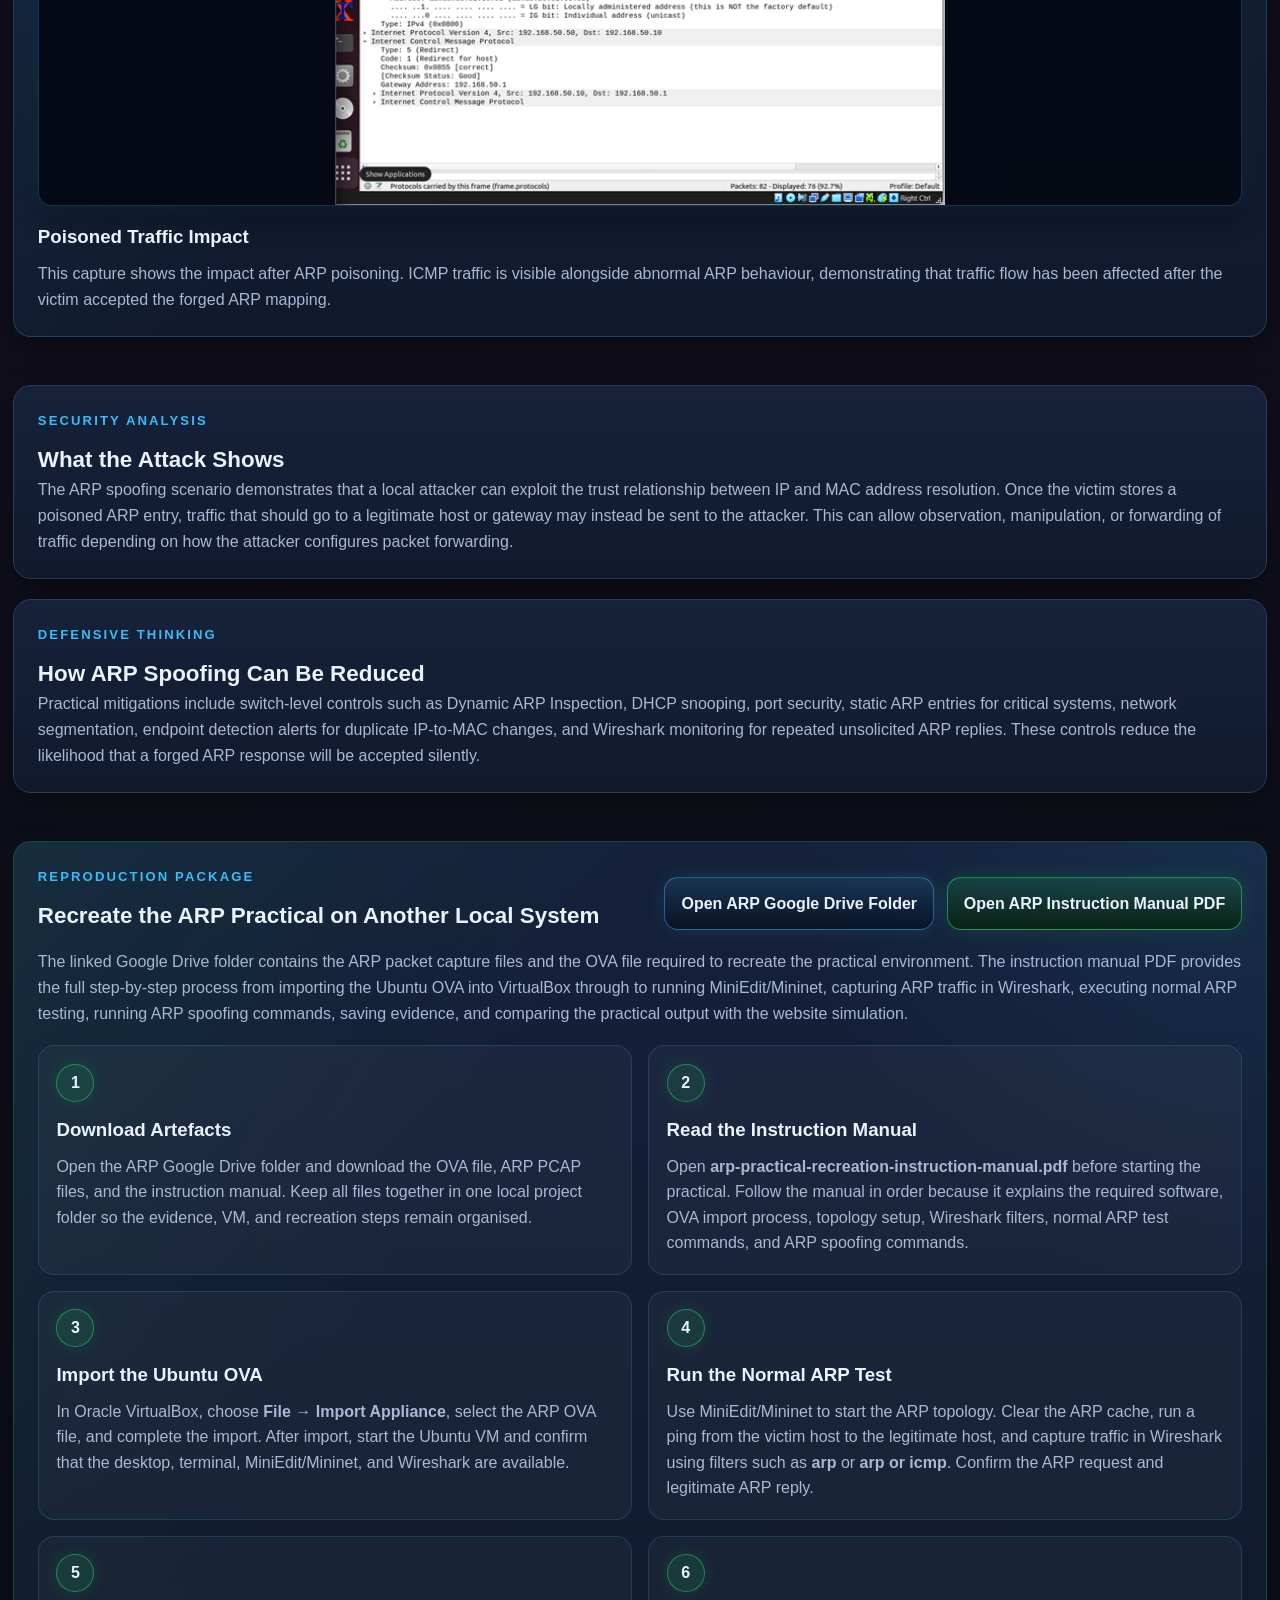
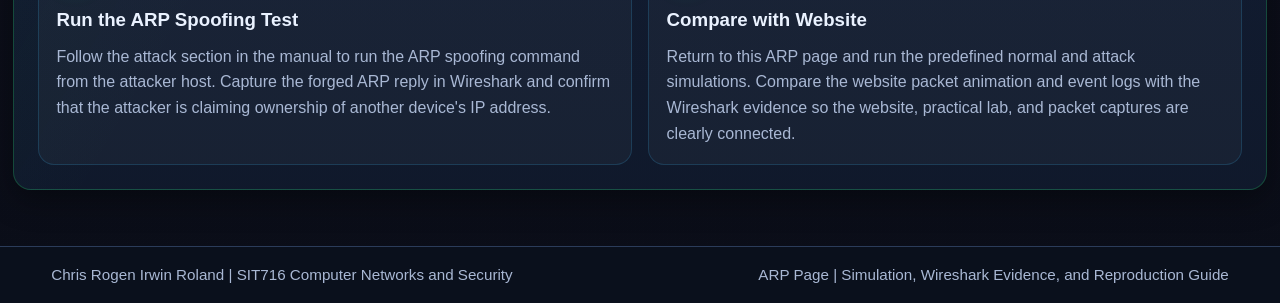
<file: Enterprise Network Protocol Behaviour Under Normal and Attack Conditions/website/arp.html>
<!DOCTYPE html>
<html lang="en">
<head>
  <meta charset="UTF-8" />
  <meta name="viewport" content="width=device-width, initial-scale=1.0" />
  <title>ARP Simulation | Interactive Enterprise Network Protocol Simulator</title>
  <link rel="stylesheet" href="style.css" />
</head>

<body data-page="arp">
  <header class="site-header">
    <div class="container header-content">
      <div class="branding">
        <h1>ARP Protocol Simulation</h1>
        <p>
          Visualising ARP address resolution, ARP cache behaviour, ARP spoofing,
          packet-level evidence, and practical reproduction steps for the SIT716 HD Plus project.
        </p>
      </div>
      <div class="header-badge">Protocol Page</div>
    </div>
  </header>

  <nav class="site-nav">
    <div class="container nav-content">
      <a href="index.html" class="nav-link">Home</a>
      <a href="arp.html" class="nav-link nav-arp active">ARP</a>
      <a href="dhcp.html" class="nav-link nav-dhcp">DHCP</a>
      <a href="dns.html" class="nav-link nav-dns">DNS</a>
      <a href="index.html#ospf-future-work" class="nav-link nav-ospf">OSPF Future Work</a>
    </div>
  </nav>

  <main>
    <!-- ARP HERO -->
    <section class="protocol-hero-section arp-landing-section">
      <div class="container container-wide">
        <div class="arp-hero-grid">
          <div class="panel arp-hero-content">
            <p class="eyebrow-text">ARP Simulation + Spoofing Attack + Wireshark Evidence</p>
            <h2>Address Resolution Protocol Behaviour in an Enterprise LAN</h2>

            <p class="hero-lead">
              Address Resolution Protocol is used inside a local network to map an IPv4 address to
              a Layer 2 MAC address. This ARP page demonstrates how legitimate ARP request and ARP
              reply messages allow hosts to communicate normally, and how the same trust-based
              behaviour can be abused when an attacker sends forged ARP replies.
            </p>

            <p>
              The page connects three evidence layers: an interactive website simulation, a practical
              Ubuntu MiniEdit/Mininet lab, and Wireshark packet captures. The simulation allows guided
              and manual ARP testing, while the evidence section shows the real ARP request, legitimate
              ARP reply, spoofed ARP reply, and traffic redirection observed during the practical lab.
            </p>

            <div class="home-badge-row">
              <span class="home-pill pill-arp">Normal ARP Request</span>
              <span class="home-pill pill-arp">Legitimate ARP Reply</span>
              <span class="home-pill pill-evidence">Forged ARP Reply</span>
              <span class="home-pill pill-evidence">MITM Traffic Redirection</span>
            </div>

            <div class="home-cta-row">
              <a href="#arp-simulator" class="home-cta primary-cta">Open ARP Simulator</a>
              <a href="#arp-evidence" class="home-cta">View Evidence</a>
              <a href="#arp-recreate" class="home-cta">Recreate Lab</a>
            </div>
          </div>

          <div class="panel arp-hero-image-card">
            <img
              src="assets/images/arp-hero-evidence.png"
              alt="ARP normal request and reply compared with ARP spoofing and forged ARP reply evidence"
              class="arp-hero-image"
            />
            <p class="image-caption">
              Figure ARP-1. ARP normal behaviour and ARP spoofing behaviour, showing legitimate
              address resolution and forged ARP reply traffic redirection.
            </p>
          </div>
        </div>
      </div>
    </section>

    <!-- ARP SUMMARY -->
    <section class="home-section">
      <div class="container container-wide">
        <div class="arp-summary-grid">
          <article class="panel arp-summary-card">
            <h2>What ARP Does</h2>
            <p>
              ARP allows a device to discover the MAC address associated with an IPv4 address on the
              same local network. When a host wants to send traffic to another local host or to its
              default gateway, it checks its ARP cache first. If no valid entry exists, it broadcasts
              an ARP request such as “Who has this IP address?” and waits for the correct device to
              reply with its MAC address.
            </p>
          </article>

          <article class="panel arp-summary-card">
            <h2>Why ARP Can Be Attacked</h2>
            <p>
              ARP does not include strong authentication in its basic operation. A malicious host can
              exploit this by sending forged ARP replies that claim the attacker MAC address belongs
              to another device, such as the default gateway. When the victim accepts the false mapping,
              traffic can be redirected through the attacker, enabling man-in-the-middle observation,
              manipulation, or denial of service.
            </p>
          </article>

          <article class="panel arp-summary-card">
            <h2>How This Page Proves It</h2>
            <p>
              The website animation shows the logical packet path, the output panel explains each
              event in real time, and the evidence section links the visual simulation to Wireshark
              screenshots and downloadable artefacts. This makes the ARP page suitable for both
              demonstration and assessment because the simulated behaviour is supported by practical
              packet-level evidence.
            </p>
          </article>
        </div>
      </div>
    </section>

    <!-- TOPOLOGY -->
    <section class="topology-section" id="arp-simulator">
      <div class="container container-wide">
        <div class="panel topology-panel">
          <div class="panel-heading">
            <div>
              <p class="eyebrow-text">Interactive Simulator</p>
              <h2>Enterprise Topology</h2>
            </div>
            <span class="protocol-badge protocol-badge-arp">ARP</span>
          </div>

          <div class="topology-shell" id="topologyShell">
            <img src="assets/images/topology-bg.png" alt="Topology background" class="topology-bg" />
            <div id="packetLayer" class="packet-layer"></div>

            <div class="topology-backbone">
              <svg class="backbone-svg" viewBox="0 0 1000 340" preserveAspectRatio="none" aria-hidden="true">
                <line x1="470" y1="42" x2="360" y2="120" class="net-line" id="wan-r2" />
                <line x1="530" y1="42" x2="650" y2="125" class="net-line" id="wan-r3" />
                <line x1="370" y1="135" x2="630" y2="135" class="net-line" id="r2-r3" />
                <line x1="330" y1="150" x2="270" y2="235" class="net-line" id="r2-r1" />
                <line x1="675" y1="150" x2="735" y2="235" class="net-line" id="r3-r4" />
                <line x1="360" y1="150" x2="720" y2="247" class="net-line soft-line" id="r2-r4" />
                <line x1="650" y1="145" x2="280" y2="248" class="net-line soft-line" id="r3-r1" />
              </svg>

              <div class="backbone-node cloud-node">
                <img src="assets/icons/wan-cloud.png" alt="ISP WAN Cloud" class="icon cloud-icon" />
                <span class="node-chip" id="wan-cloud">ISP / WAN Cloud</span>
              </div>

              <div class="backbone-node r2-node">
                <img src="assets/icons/router.png" alt="R2-WAN-A" class="icon router-icon" />
                <span class="node-chip" id="r2-router">R2-WAN-A</span>
              </div>

              <div class="backbone-node r3-node">
                <img src="assets/icons/router.png" alt="R3-WAN-B" class="icon router-icon" />
                <span class="node-chip" id="r3-router">R3-WAN-B</span>
              </div>

              <div class="backbone-node r1-node">
                <img src="assets/icons/router.png" alt="R1-HQ" class="icon router-icon" />
                <span class="node-chip" id="r1-router">R1-HQ</span>
              </div>

              <div class="backbone-node r4-node">
                <img src="assets/icons/router.png" alt="R4-BR" class="icon router-icon" />
                <span class="node-chip" id="r4-router">R4-BR</span>
              </div>
            </div>

            <svg class="branch-svg" viewBox="0 0 1000 700" preserveAspectRatio="none" aria-hidden="true">
              <line x1="245" y1="230" x2="145" y2="350" class="net-line branch-line" id="r1-sw1" />
              <line x1="270" y1="230" x2="365" y2="350" class="net-line branch-line" id="r1-sw2" />
              <line x1="735" y1="230" x2="640" y2="355" class="net-line branch-line" id="r4-sw1" />
              <line x1="750" y1="230" x2="855" y2="355" class="net-line branch-line" id="r4-sw2" />
            </svg>

            <div class="branches-grid">
              <section class="branch-card">
                <h3 class="branch-title">HQ LAN</h3>

                <div class="switch-grid">
                  <div class="switch-card">
                    <div class="switch-card-layout">
                      <svg class="switch-svg" viewBox="0 0 300 210" preserveAspectRatio="none" aria-hidden="true">
                        <line x1="150" y1="58" x2="150" y2="88" class="net-line local-line" id="hq1-up" />
                        <line x1="45" y1="88" x2="255" y2="88" class="net-line local-line" id="hq1-bus" />
                        <line x1="45" y1="88" x2="45" y2="124" class="net-line local-line" id="hq1-pc1" />
                        <line x1="150" y1="88" x2="150" y2="124" class="net-line local-line" id="hq1-pc2" />
                        <line x1="255" y1="88" x2="255" y2="124" class="net-line local-line" id="hq1-att1" />
                      </svg>

                      <div class="switch-head">
                        <img src="assets/icons/switch.png" alt="SW-HQ-1" class="icon switch-icon" />
                        <span class="node-chip">SW-HQ-1</span>
                      </div>

                      <div class="endpoint-grid endpoint-grid-3">
                        <div class="endpoint-item">
                          <img src="assets/icons/pc.png" alt="HQ-PC1" class="icon endpoint-icon" />
                          <span class="node-chip">HQ-PC1</span>
                        </div>
                        <div class="endpoint-item">
                          <img src="assets/icons/pc.png" alt="HQ-PC2" class="icon endpoint-icon" />
                          <span class="node-chip">HQ-PC2</span>
                        </div>
                        <div class="endpoint-item attacker-item">
                          <img src="assets/icons/attacker-pc.png" alt="HQ-ATT-1" class="icon endpoint-icon" />
                          <span class="node-chip">HQ-ATT-1</span>
                        </div>
                      </div>
                    </div>
                  </div>

                  <div class="switch-card">
                    <div class="switch-card-layout">
                      <svg class="switch-svg" viewBox="0 0 300 210" preserveAspectRatio="none" aria-hidden="true">
                        <line x1="150" y1="58" x2="150" y2="88" class="net-line local-line" id="hq2-up" />
                        <line x1="45" y1="88" x2="255" y2="88" class="net-line local-line" id="hq2-bus" />
                        <line x1="45" y1="88" x2="45" y2="124" class="net-line local-line" id="hq2-pc3" />
                        <line x1="150" y1="88" x2="150" y2="124" class="net-line local-line" id="hq2-pc4" />
                        <line x1="255" y1="88" x2="255" y2="124" class="net-line local-line" id="hq2-att2" />
                      </svg>

                      <div class="switch-head">
                        <img src="assets/icons/switch.png" alt="SW-HQ-2" class="icon switch-icon" />
                        <span class="node-chip">SW-HQ-2</span>
                      </div>

                      <div class="endpoint-grid endpoint-grid-3">
                        <div class="endpoint-item">
                          <img src="assets/icons/pc.png" alt="HQ-PC3" class="icon endpoint-icon" />
                          <span class="node-chip">HQ-PC3</span>
                        </div>
                        <div class="endpoint-item">
                          <img src="assets/icons/pc.png" alt="HQ-PC4" class="icon endpoint-icon" />
                          <span class="node-chip">HQ-PC4</span>
                        </div>
                        <div class="endpoint-item attacker-item">
                          <img src="assets/icons/attacker-pc.png" alt="HQ-ATT-2" class="icon endpoint-icon" />
                          <span class="node-chip">HQ-ATT-2</span>
                        </div>
                      </div>
                    </div>
                  </div>
                </div>

                <div class="service-grid service-grid-3">
                  <div class="service-item">
                    <img src="assets/icons/dhcp-server.png" alt="DHCP-HQ" class="icon server-icon" />
                    <span class="node-chip">DHCP-HQ</span>
                  </div>
                  <div class="service-item">
                    <img src="assets/icons/dns-server.png" alt="DNS-CENTRAL" class="icon server-icon" />
                    <span class="node-chip">DNS-CENTRAL</span>
                  </div>
                  <div class="service-item">
                    <img src="assets/icons/app-server.png" alt="APP-HQ" class="icon server-icon" />
                    <span class="node-chip">APP-HQ</span>
                  </div>
                </div>
              </section>

              <section class="branch-card">
                <h3 class="branch-title">BR LAN</h3>

                <div class="switch-grid">
                  <div class="switch-card">
                    <div class="switch-card-layout">
                      <svg class="switch-svg" viewBox="0 0 300 210" preserveAspectRatio="none" aria-hidden="true">
                        <line x1="150" y1="58" x2="150" y2="88" class="net-line local-line" id="br1-up" />
                        <line x1="45" y1="88" x2="255" y2="88" class="net-line local-line" id="br1-bus" />
                        <line x1="45" y1="88" x2="45" y2="124" class="net-line local-line" id="br1-pc1" />
                        <line x1="150" y1="88" x2="150" y2="124" class="net-line local-line" id="br1-pc2" />
                        <line x1="255" y1="88" x2="255" y2="124" class="net-line local-line" id="br1-att1" />
                      </svg>

                      <div class="switch-head">
                        <img src="assets/icons/switch.png" alt="SW-BR-1" class="icon switch-icon" />
                        <span class="node-chip">SW-BR-1</span>
                      </div>

                      <div class="endpoint-grid endpoint-grid-3">
                        <div class="endpoint-item">
                          <img src="assets/icons/pc.png" alt="BR-PC1" class="icon endpoint-icon" />
                          <span class="node-chip">BR-PC1</span>
                        </div>
                        <div class="endpoint-item">
                          <img src="assets/icons/pc.png" alt="BR-PC2" class="icon endpoint-icon" />
                          <span class="node-chip">BR-PC2</span>
                        </div>
                        <div class="endpoint-item attacker-item">
                          <img src="assets/icons/attacker-pc.png" alt="BR-ATT-1" class="icon endpoint-icon" />
                          <span class="node-chip">BR-ATT-1</span>
                        </div>
                      </div>
                    </div>
                  </div>

                  <div class="switch-card">
                    <div class="switch-card-layout">
                      <svg class="switch-svg" viewBox="0 0 300 210" preserveAspectRatio="none" aria-hidden="true">
                        <line x1="150" y1="58" x2="150" y2="88" class="net-line local-line" id="br2-up" />
                        <line x1="45" y1="88" x2="255" y2="88" class="net-line local-line" id="br2-bus" />
                        <line x1="45" y1="88" x2="45" y2="124" class="net-line local-line" id="br2-pc3" />
                        <line x1="150" y1="88" x2="150" y2="124" class="net-line local-line" id="br2-pc4" />
                        <line x1="255" y1="88" x2="255" y2="124" class="net-line local-line" id="br2-att2" />
                      </svg>

                      <div class="switch-head">
                        <img src="assets/icons/switch.png" alt="SW-BR-2" class="icon switch-icon" />
                        <span class="node-chip">SW-BR-2</span>
                      </div>

                      <div class="endpoint-grid endpoint-grid-3">
                        <div class="endpoint-item">
                          <img src="assets/icons/pc.png" alt="BR-PC3" class="icon endpoint-icon" />
                          <span class="node-chip">BR-PC3</span>
                        </div>
                        <div class="endpoint-item">
                          <img src="assets/icons/pc.png" alt="BR-PC4" class="icon endpoint-icon" />
                          <span class="node-chip">BR-PC4</span>
                        </div>
                        <div class="endpoint-item attacker-item">
                          <img src="assets/icons/attacker-pc.png" alt="BR-ATT-2" class="icon endpoint-icon" />
                          <span class="node-chip">BR-ATT-2</span>
                        </div>
                      </div>
                    </div>
                  </div>
                </div>

                <div class="service-grid service-grid-1">
                  <div class="service-item">
                    <img src="assets/icons/dhcp-server.png" alt="DHCP-BR" class="icon server-icon" />
                    <span class="node-chip">DHCP-BR</span>
                  </div>
                </div>
              </section>
            </div>
          </div>

          <p class="topology-note">
            ARP is a local network protocol. Normal testing supports same-switch PC-to-PC,
            cross-switch same-branch PC-to-PC, and PC-to-gateway paths. Attack testing is only
            enabled when the selected path matches the implemented ARP spoofing model.
          </p>
        </div>
      </div>
    </section>

    <!-- CONTROLS -->
    <section class="control-section">
      <div class="container container-wide">
        <div class="panel">
          <div class="panel-heading">
            <div>
              <p class="eyebrow-text">Run Tests</p>
              <h2>Simulation Controls</h2>
            </div>
          </div>

          <div class="demo-block">
            <h3 class="subsection-title">Predefined Demonstration</h3>
            <p class="demo-note">
              The predefined normal demo shows BR cross-switch ARP communication. The predefined
              attack demo shows ARP spoofing against the HQ gateway path, where traffic is redirected
              through an attacker.
            </p>

            <div class="demo-controls">
              <button id="predefinedNormalBtn" class="action-btn btn-normal btn-animated">
                Run Predefined Normal Demo
              </button>
              <button id="predefinedAttackBtn" class="action-btn btn-attack btn-animated">
                Run Predefined Attack Demo
              </button>
            </div>
          </div>

          <div class="manual-block">
            <h3 class="subsection-title">Manual ARP Test</h3>
            <p class="demo-note">
              Enter a source and destination IP from the supported ARP topology. The validation logic
              decides whether the normal button, attack button, or both buttons should be available.
            </p>

            <div class="control-grid">
              <input id="sourceIp" type="text" class="control-input" placeholder="Source IP, e.g. 192.168.10.101" />
              <input id="destinationIp" type="text" class="control-input" placeholder="Destination IP, e.g. 192.168.10.1" />
              <button id="validatePairBtn" class="action-btn btn-control btn-animated">Validate Pair</button>

              <button id="manualNormalBtn" class="action-btn btn-normal btn-animated" disabled>
                Manual Normal Test
              </button>
              <button id="manualAttackBtn" class="action-btn btn-attack btn-animated" disabled>
                Manual Attack Test
              </button>
              <button id="resetSimulationBtn" class="action-btn btn-control btn-animated">Reset</button>
            </div>
          </div>

          <div id="validationStatus" class="validation-status">
            Enter source and destination IPs, then click <strong>Validate Pair</strong>.
          </div>

          <div class="arp-test-table-wrap">
            <h3 class="subsection-title">Manual Input Examples</h3>

            <p class="demo-note">
              Use these examples to test valid ARP paths, attack-supported paths, valid normal-only
              paths, invalid source types, wrong-branch paths, and unmapped input. The examples are
              shown in device-name format first, followed by the IP address reference table that
              must be typed into the input boxes.
            </p>

            <div class="arp-test-grid">
              <div class="arp-test-card valid-test">
                <h4>Valid Normal + Attack: Gateway Spoofing</h4>
                <p>HQ-PC1 → R1-HQ</p>
                <p>BR-PC1 → R4-BR</p>
                <p class="test-note">
                  Expected result: normal and attack buttons become available because gateway
                  spoofing is supported.
                </p>
              </div>

              <div class="arp-test-card valid-test">
                <h4>Valid Normal + Attack: Same-Switch Host Spoofing</h4>
                <p>HQ-PC1 → HQ-PC2</p>
                <p>BR-PC1 → BR-PC2</p>
                <p class="test-note">
                  Expected result: normal and attack buttons become available because both hosts are
                  on the same access switch.
                </p>
              </div>

              <div class="arp-test-card normal-only-test">
                <h4>Valid Normal Only</h4>
                <p>HQ-PC1 → HQ-PC3</p>
                <p>BR-PC1 → BR-PC3</p>
                <p class="test-note">
                  Expected result: normal button becomes available, but attack button remains
                  disabled because cross-switch host spoofing is outside the implemented attack model.
                </p>
              </div>

              <div class="arp-test-card invalid-test">
                <h4>Invalid Wrong-Branch Tests</h4>
                <p>HQ-PC1 → BR-PC1</p>
                <p>HQ-PC2 → BR-PC2</p>
                <p>BR-PC1 → HQ-PC1</p>
                <p class="test-note">
                  Expected result: validation warning appears because ARP does not resolve addresses
                  across routed branch networks.
                </p>
              </div>

              <div class="arp-test-card invalid-test">
                <h4>Invalid Source Tests</h4>
                <p>R1-HQ → HQ-PC1</p>
                <p>R4-BR → BR-PC1</p>
                <p>R1-HQ → R4-BR</p>
                <p class="test-note">
                  Expected result: source is rejected because the source must be a client PC in this
                  simulator.
                </p>
              </div>

              <div class="arp-test-card invalid-test">
                <h4>Invalid Same-Device / Unknown Input</h4>
                <p>HQ-PC1 → HQ-PC1</p>
                <p>BR-PC1 → BR-PC1</p>
                <p>HQ-PC1 → Unknown IP</p>
                <p>Unknown IP → R1-HQ</p>
                <p class="test-note">
                  Expected result: validation warning appears and both manual buttons remain disabled.
                </p>
              </div>
            </div>

            <div class="arp-ip-reference-wrap">
              <h3 class="subsection-title">ARP Manual Input IP Reference</h3>

              <div class="arp-ip-reference-grid">
                <div class="arp-ip-card">
                  <h4>HQ Client PCs</h4>
                  <p><strong>HQ-PC1:</strong> 192.168.10.101</p>
                  <p><strong>HQ-PC2:</strong> 192.168.10.102</p>
                  <p><strong>HQ-PC3:</strong> 192.168.10.103</p>
                  <p><strong>HQ-PC4:</strong> 192.168.10.104</p>
                </div>

                <div class="arp-ip-card">
                  <h4>BR Client PCs</h4>
                  <p><strong>BR-PC1:</strong> 192.168.20.101</p>
                  <p><strong>BR-PC2:</strong> 192.168.20.102</p>
                  <p><strong>BR-PC3:</strong> 192.168.20.103</p>
                  <p><strong>BR-PC4:</strong> 192.168.20.104</p>
                </div>

                <div class="arp-ip-card">
                  <h4>Gateways</h4>
                  <p><strong>R1-HQ:</strong> 192.168.10.1</p>
                  <p><strong>R4-BR:</strong> 192.168.20.1</p>
                </div>
              </div>
            </div>
          </div>
        </div>
      </div>
    </section>
    
    <!-- OUTPUT -->
    <section class="output-section">
      <div class="container container-wide">
        <div class="panel">
          <div class="panel-heading">
            <div>
              <p class="eyebrow-text">Live Event Log</p>
              <h2>Real-Time Packet Output</h2>
            </div>
          </div>

          <div class="panel-body packet-log-panel">
            <div id="packetOutput" class="packet-output">
              <p class="log-line neutral-log">[System] Waiting for validation and simulation input...</p>
            </div>
          </div>
        </div>
      </div>
    </section>

    <!-- HOW TO USE -->
    <section class="instruction-section">
      <div class="container container-wide">
        <div class="panel">
          <div class="panel-heading">
            <div>
              <p class="eyebrow-text">User Guide</p>
              <h2>How to Use This Simulation</h2>
            </div>
          </div>

          <ol class="instruction-list">
            <li>Use the predefined buttons to watch a guided packet sequence with synchronised output logs.</li>
            <li>Or enter a source IP and destination IP from the supported enterprise topology.</li>
            <li>Click <strong>Validate Pair</strong> to check whether the ARP simulation is possible.</li>
            <li>If the path is valid, the normal test button becomes available.</li>
            <li>If the path matches the implemented spoofing model, the attack button also becomes available.</li>
            <li>If the path is invalid or technically unsupported, the relevant buttons stay disabled.</li>
            <li>Use <strong>Reset</strong> to stop the current animation, clear packet objects, clear highlighted paths, and prepare the page for another test.</li>
          </ol>
        </div>
      </div>
    </section>

    <!-- ARP EXPLANATION IMAGES -->
    <section class="explanation-section">
      <div class="container container-wide">
        <div class="section-heading-block">
          <p class="eyebrow-text">Protocol Understanding</p>
          <h2 class="section-title">Normal ARP Behaviour vs ARP Spoofing</h2>
          <p class="section-intro">
            These diagrams explain how the visual simulator should be interpreted. Normal ARP builds
            a correct mapping between IP and MAC addresses. ARP spoofing abuses this process by
            inserting a false mapping into the victim's ARP cache.
          </p>
        </div>

        <div class="arp-diagram-grid">
          <article class="panel arp-diagram-card">
            <img src="assets/images/arp-explanation.png" alt="Normal ARP request and ARP reply explanation" class="arp-content-image" />
            <h3>Normal ARP Resolution</h3>
            <p>
              In normal ARP behaviour, the victim broadcasts an ARP request asking which device owns
              a specific IP address. The legitimate destination or gateway replies with its MAC
              address. After receiving this response, the victim can send Ethernet frames to the
              correct MAC address.
            </p>
          </article>

          <article class="panel arp-diagram-card">
            <img src="assets/images/arp-spoofing.png" alt="ARP spoofing forged reply diagram" class="arp-content-image" />
            <h3>ARP Spoofing Attack</h3>
            <p>
              In ARP spoofing, the attacker sends forged ARP replies claiming that the attacker MAC
              address belongs to another IP address, such as the default gateway. If the victim
              accepts the forged reply, future traffic can be sent to the attacker instead of the
              legitimate device.
            </p>
          </article>

          <article class="panel arp-diagram-card">
            <img src="assets/images/normal-vs-attack.png" alt="Normal ARP behaviour compared with ARP spoofing attack behaviour" class="arp-content-image" />
            <h3>Normal vs Attack Comparison</h3>
            <p>
              The comparison view shows the key security difference. In the normal path, the victim
              learns the correct MAC address. In the attack path, the victim learns a malicious
              mapping and traffic is redirected through the attacker, creating a man-in-the-middle
              opportunity.
            </p>
          </article>
        </div>
      </div>
    </section>

    <!-- WIRESHARK EVIDENCE -->
    <section class="home-section" id="arp-evidence">
      <div class="container container-wide">
        <div class="section-heading-block">
          <p class="eyebrow-text">Packet-Level Proof</p>
          <h2 class="section-title">Wireshark Evidence from ARP Practical Lab</h2>
          <p class="section-intro">
            The practical ARP test was reproduced in Ubuntu using MiniEdit/Mininet and inspected in
            Wireshark. The screenshots below show the evidence chain from normal ARP request and
            reply through to spoofed ARP reply and redirected traffic.
          </p>
        </div>

        <div class="arp-evidence-grid">
          <article class="panel arp-evidence-card">
            <img src="assets/images/arp-normal-request-evidence.png" alt="Wireshark normal ARP request evidence" class="arp-evidence-image" />
            <h3>Normal ARP Request</h3>
            <p>
              This capture shows the victim broadcasting an ARP request to discover the MAC address
              for the target IP address. The broadcast destination confirms that the host is asking
              the local network to identify the device that owns the requested IP.
            </p>
          </article>

          <article class="panel arp-evidence-card">
            <img src="assets/images/arp-normal-reply-evidence.png" alt="Wireshark normal ARP reply evidence" class="arp-evidence-image" />
            <h3>Legitimate ARP Reply</h3>
            <p>
              This capture shows the legitimate ARP reply. The target device responds with its MAC
              address, allowing the victim to build a correct IP-to-MAC mapping in the ARP cache.
            </p>
          </article>

          <article class="panel arp-evidence-card">
            <img src="assets/images/arp-spoofed-reply-evidence.png" alt="Wireshark spoofed ARP reply evidence" class="arp-evidence-image" />
            <h3>Spoofed ARP Reply</h3>
            <p>
              This capture demonstrates abnormal ARP behaviour. The attacker sends a forged ARP
              reply, claiming ownership of an IP address that should belong to another device. This
              is the core evidence of ARP poisoning activity.
            </p>
          </article>

          <article class="panel arp-evidence-card">
            <img src="assets/images/arp-poisoned-traffic-icmp-redirect-evidence.png" alt="Wireshark poisoned ICMP traffic after ARP spoofing" class="arp-evidence-image" />
            <h3>Poisoned Traffic Impact</h3>
            <p>
              This capture shows the impact after ARP poisoning. ICMP traffic is visible alongside
              abnormal ARP behaviour, demonstrating that traffic flow has been affected after the
              victim accepted the forged ARP mapping.
            </p>
          </article>
        </div>
      </div>
    </section>

    <!-- SECURITY ANALYSIS -->
    <section class="home-section">
      <div class="container container-wide">
        <div class="arp-analysis-grid">
          <article class="panel">
            <p class="eyebrow-text">Security Analysis</p>
            <h2>What the Attack Shows</h2>
            <p>
              The ARP spoofing scenario demonstrates that a local attacker can exploit the trust
              relationship between IP and MAC address resolution. Once the victim stores a poisoned
              ARP entry, traffic that should go to a legitimate host or gateway may instead be sent
              to the attacker. This can allow observation, manipulation, or forwarding of traffic
              depending on how the attacker configures packet forwarding.
            </p>
          </article>

          <article class="panel">
            <p class="eyebrow-text">Defensive Thinking</p>
            <h2>How ARP Spoofing Can Be Reduced</h2>
            <p>
              Practical mitigations include switch-level controls such as Dynamic ARP Inspection,
              DHCP snooping, port security, static ARP entries for critical systems, network
              segmentation, endpoint detection alerts for duplicate IP-to-MAC changes, and Wireshark
              monitoring for repeated unsolicited ARP replies. These controls reduce the likelihood
              that a forged ARP response will be accepted silently.
            </p>
          </article>
        </div>
      </div>
    </section>

    <!-- RECREATE LAB -->
    <section class="home-section" id="arp-recreate">
      <div class="container container-wide">
        <div class="panel recreate-panel arp-recreate-panel">
          <div class="panel-heading">
            <div>
              <p class="eyebrow-text">Reproduction Package</p>
              <h2>Recreate the ARP Practical on Another Local System</h2>
            </div>

            <div class="home-cta-row">
              <a
                href="https://drive.google.com/drive/folders/1ffOn3e264ORqOj2mVWbNZpVcimZao7o5?usp=sharing"
                target="_blank"
                rel="noopener noreferrer"
                class="home-cta"
              >
                Open ARP Google Drive Folder
              </a>

              <a
                href="assets/docs/arp-practical-recreation-instruction-manual.pdf"
                target="_blank"
                rel="noopener noreferrer"
                class="home-cta primary-cta"
              >
                Open ARP Instruction Manual PDF
              </a>
            </div>
          </div>

          <p>
            The linked Google Drive folder contains the ARP packet capture files and the OVA file
            required to recreate the practical environment. The instruction manual PDF provides the
            full step-by-step process from importing the Ubuntu OVA into VirtualBox through to running
            MiniEdit/Mininet, capturing ARP traffic in Wireshark, executing normal ARP testing, running
            ARP spoofing commands, saving evidence, and comparing the practical output with the website
            simulation.
          </p>

          <div class="recreate-step-grid">
            <article class="recreate-step-card">
              <span class="step-number arp-step-number">1</span>
              <h3>Download Artefacts</h3>
              <p>
                Open the ARP Google Drive folder and download the OVA file, ARP PCAP files, and the
                instruction manual. Keep all files together in one local project folder so the evidence,
                VM, and recreation steps remain organised.
              </p>
            </article>

            <article class="recreate-step-card">
              <span class="step-number arp-step-number">2</span>
              <h3>Read the Instruction Manual</h3>
              <p>
                Open <strong>arp-practical-recreation-instruction-manual.pdf</strong> before starting
                the practical. Follow the manual in order because it explains the required software,
                OVA import process, topology setup, Wireshark filters, normal ARP test commands, and
                ARP spoofing commands.
              </p>
            </article>

            <article class="recreate-step-card">
              <span class="step-number arp-step-number">3</span>
              <h3>Import the Ubuntu OVA</h3>
              <p>
                In Oracle VirtualBox, choose <strong>File → Import Appliance</strong>, select the ARP
                OVA file, and complete the import. After import, start the Ubuntu VM and confirm that
                the desktop, terminal, MiniEdit/Mininet, and Wireshark are available.
              </p>
            </article>

            <article class="recreate-step-card">
              <span class="step-number arp-step-number">4</span>
              <h3>Run the Normal ARP Test</h3>
              <p>
                Use MiniEdit/Mininet to start the ARP topology. Clear the ARP cache, run a ping from
                the victim host to the legitimate host, and capture traffic in Wireshark using filters
                such as <strong>arp</strong> or <strong>arp or icmp</strong>. Confirm the ARP request
                and legitimate ARP reply.
              </p>
            </article>

            <article class="recreate-step-card">
              <span class="step-number arp-step-number">5</span>
              <h3>Run the ARP Spoofing Test</h3>
              <p>
                Follow the attack section in the manual to run the ARP spoofing command from the
                attacker host. Capture the forged ARP reply in Wireshark and confirm that the attacker
                is claiming ownership of another device's IP address.
              </p>
            </article>

            <article class="recreate-step-card">
              <span class="step-number arp-step-number">6</span>
              <h3>Compare with Website</h3>
              <p>
                Return to this ARP page and run the predefined normal and attack simulations. Compare
                the website packet animation and event logs with the Wireshark evidence so the website,
                practical lab, and packet captures are clearly connected.
              </p>
            </article>
          </div>
        </div>
      </div>
    </section>
  </main>

  <footer class="site-footer">
    <div class="container footer-content">
      <p>Chris Rogen Irwin Roland | SIT716 Computer Networks and Security</p>
      <p>ARP Page | Simulation, Wireshark Evidence, and Reproduction Guide</p>
    </div>
  </footer>

  <script src="arp.js"></script>
</body>
</html>
</file>
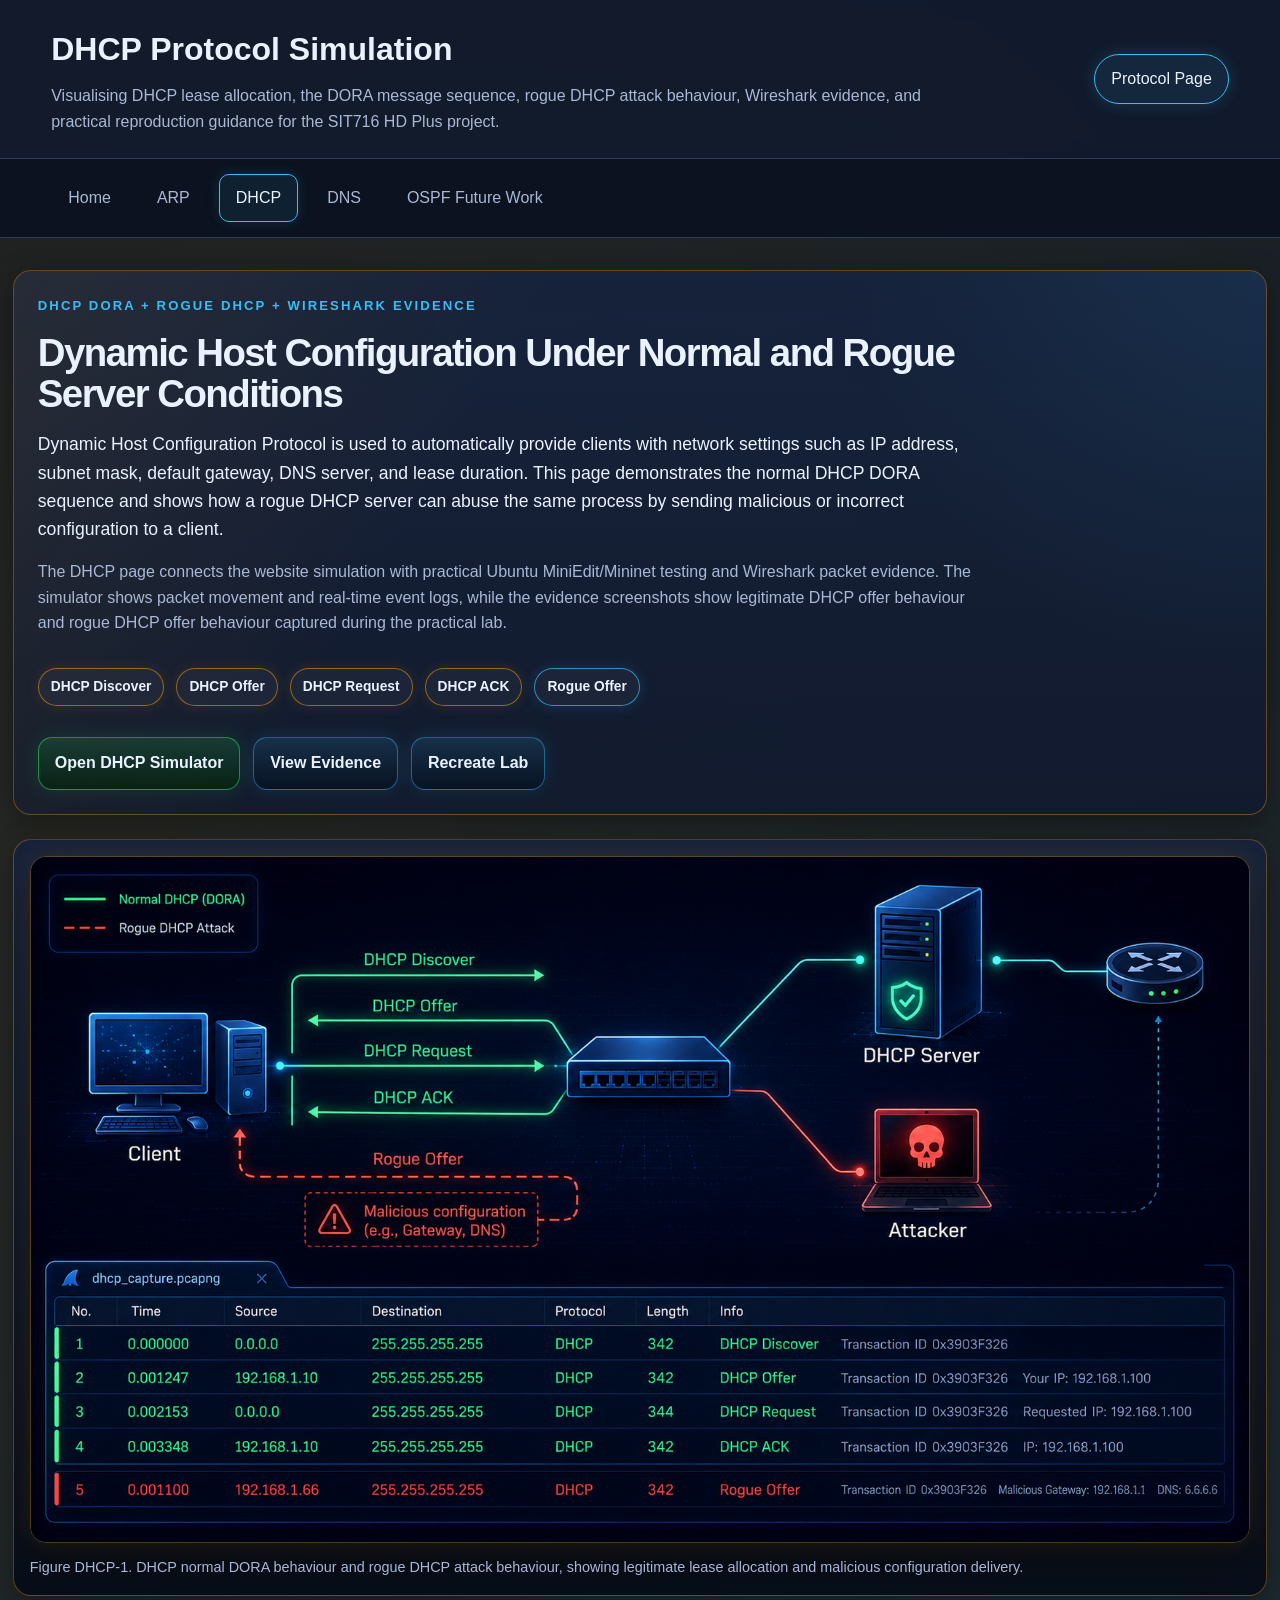
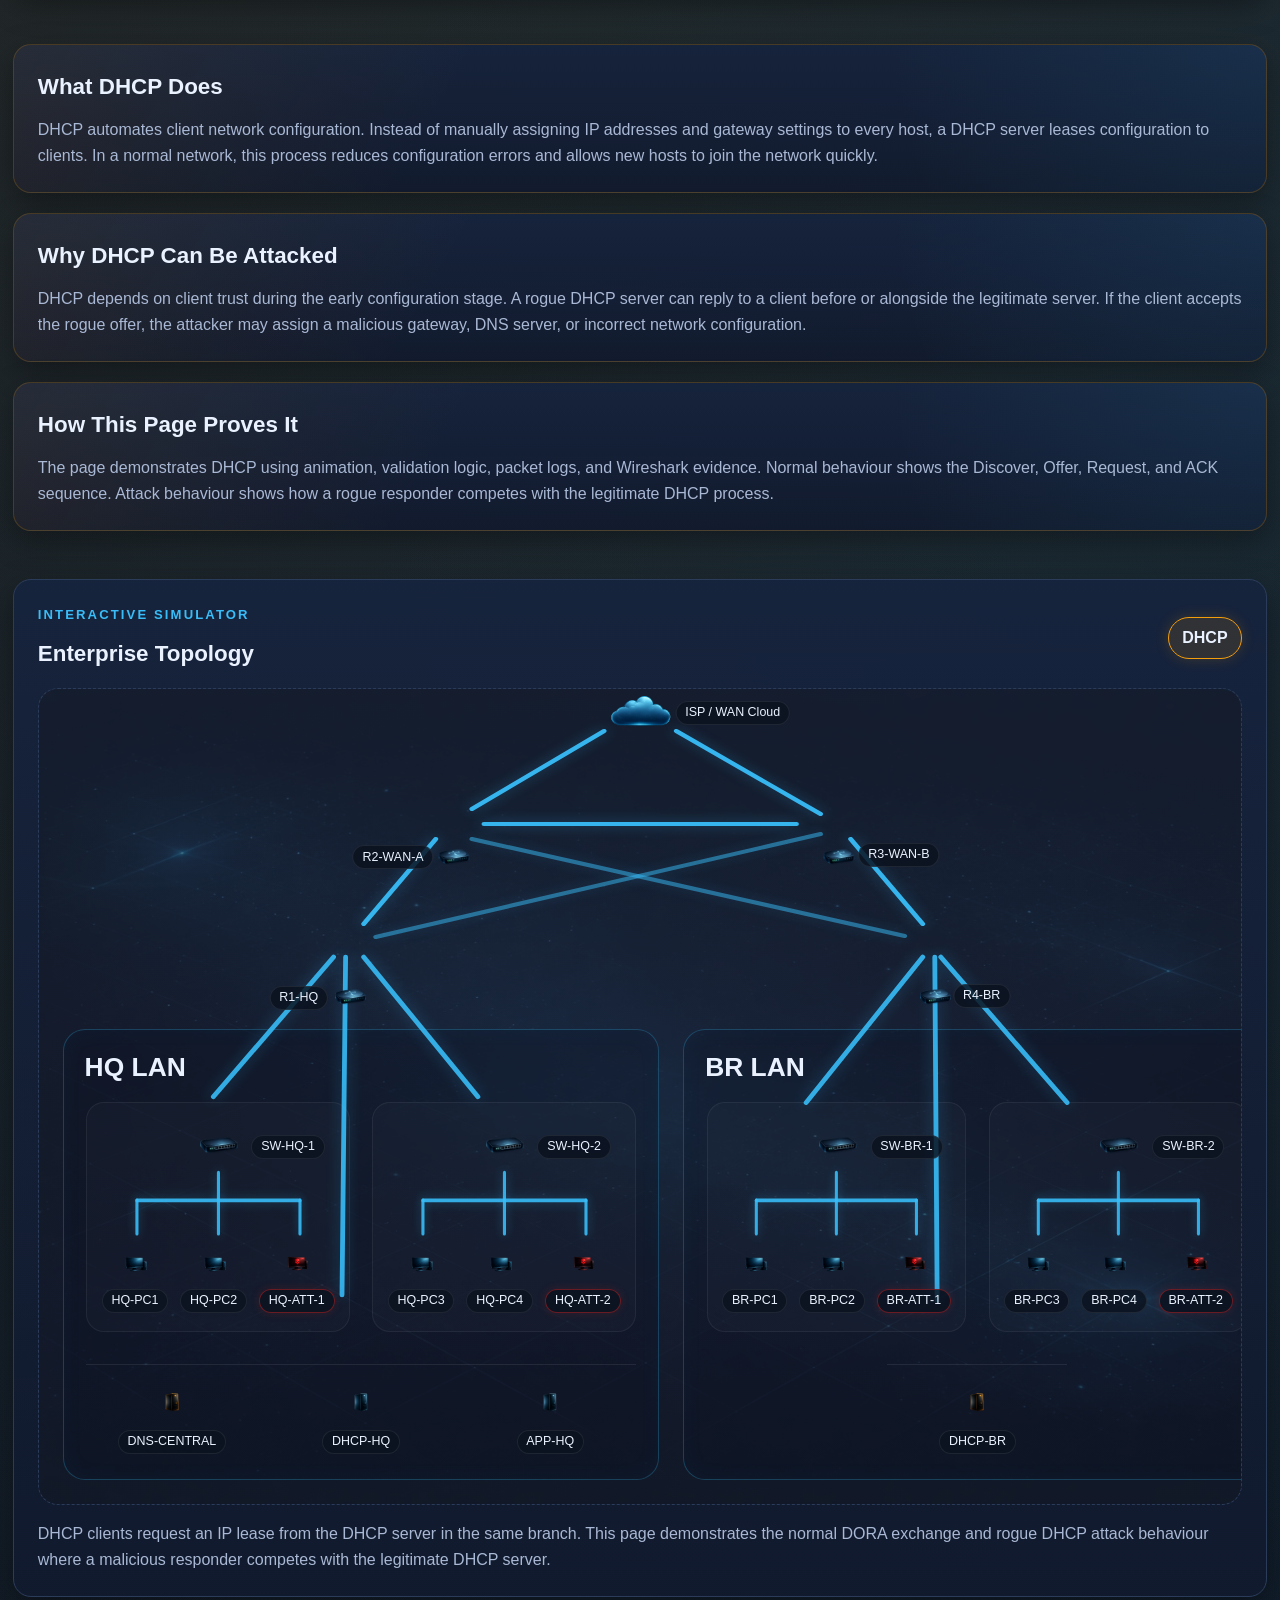
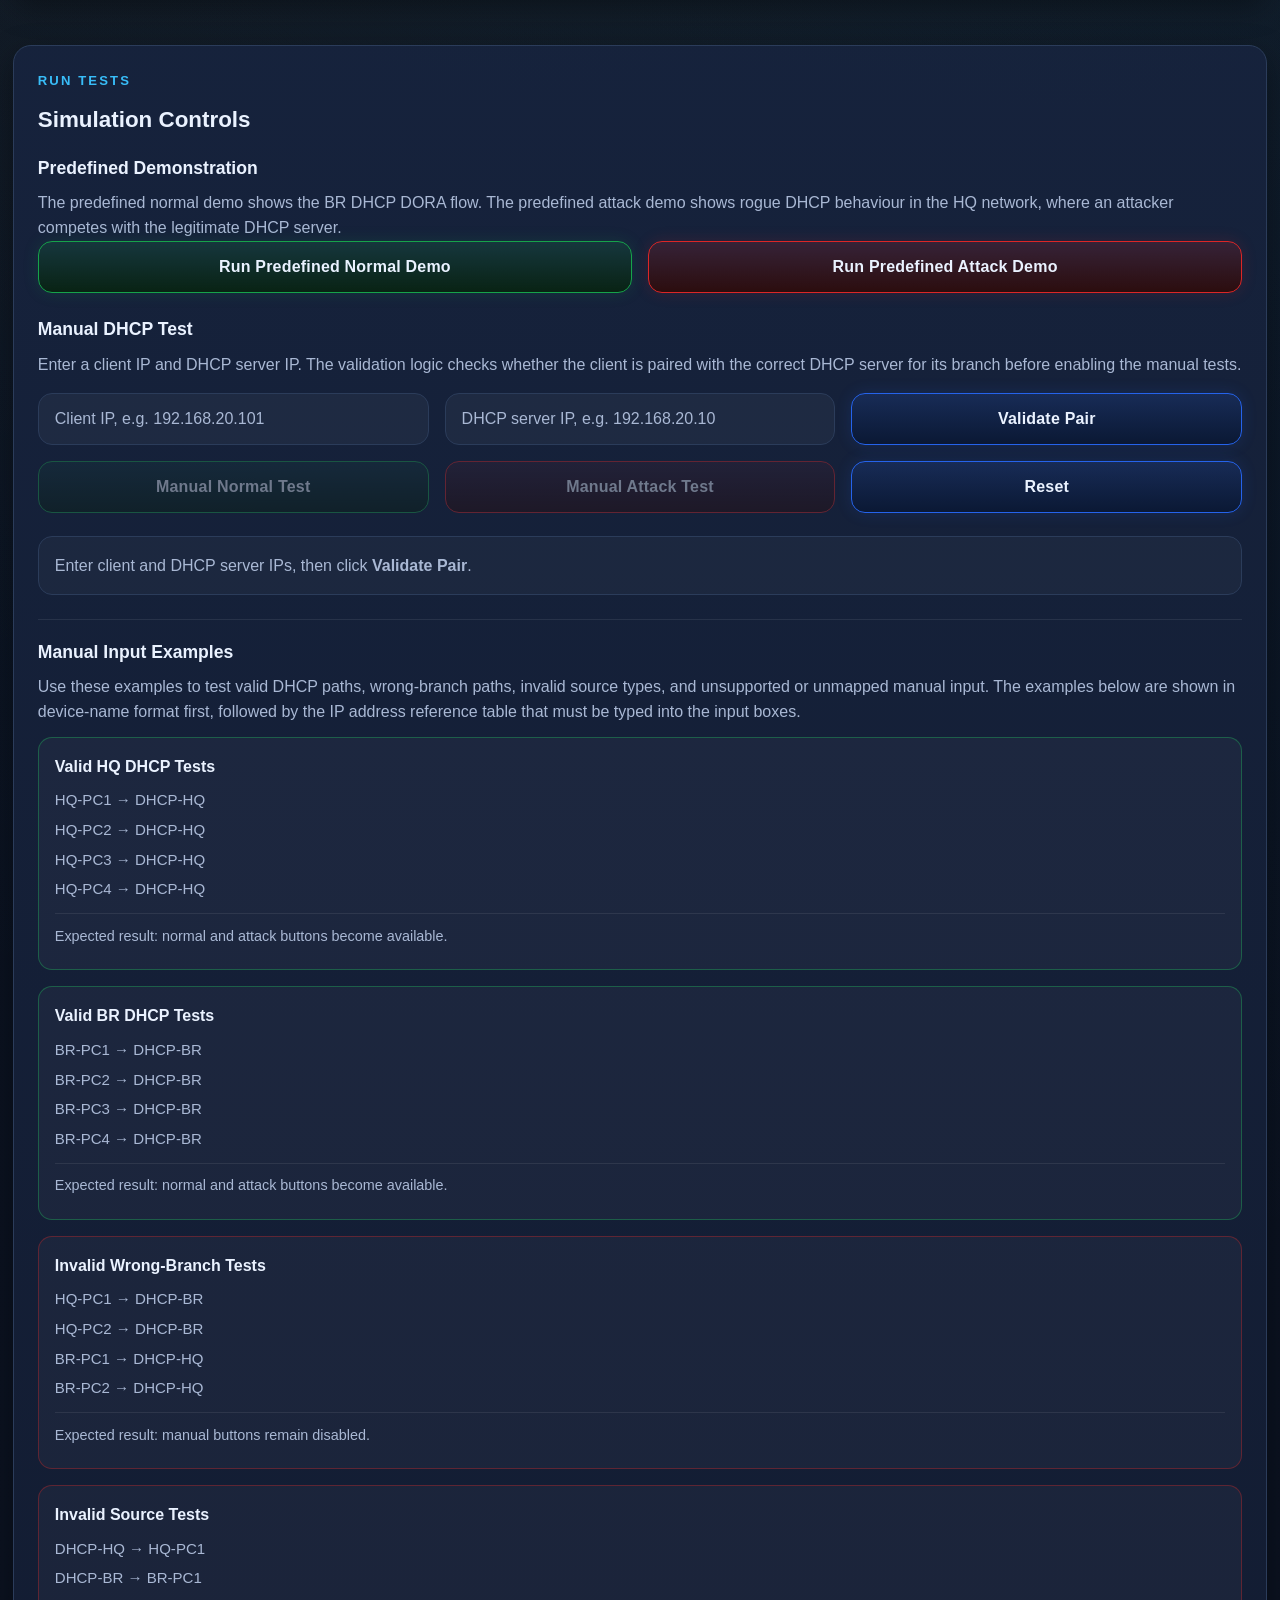
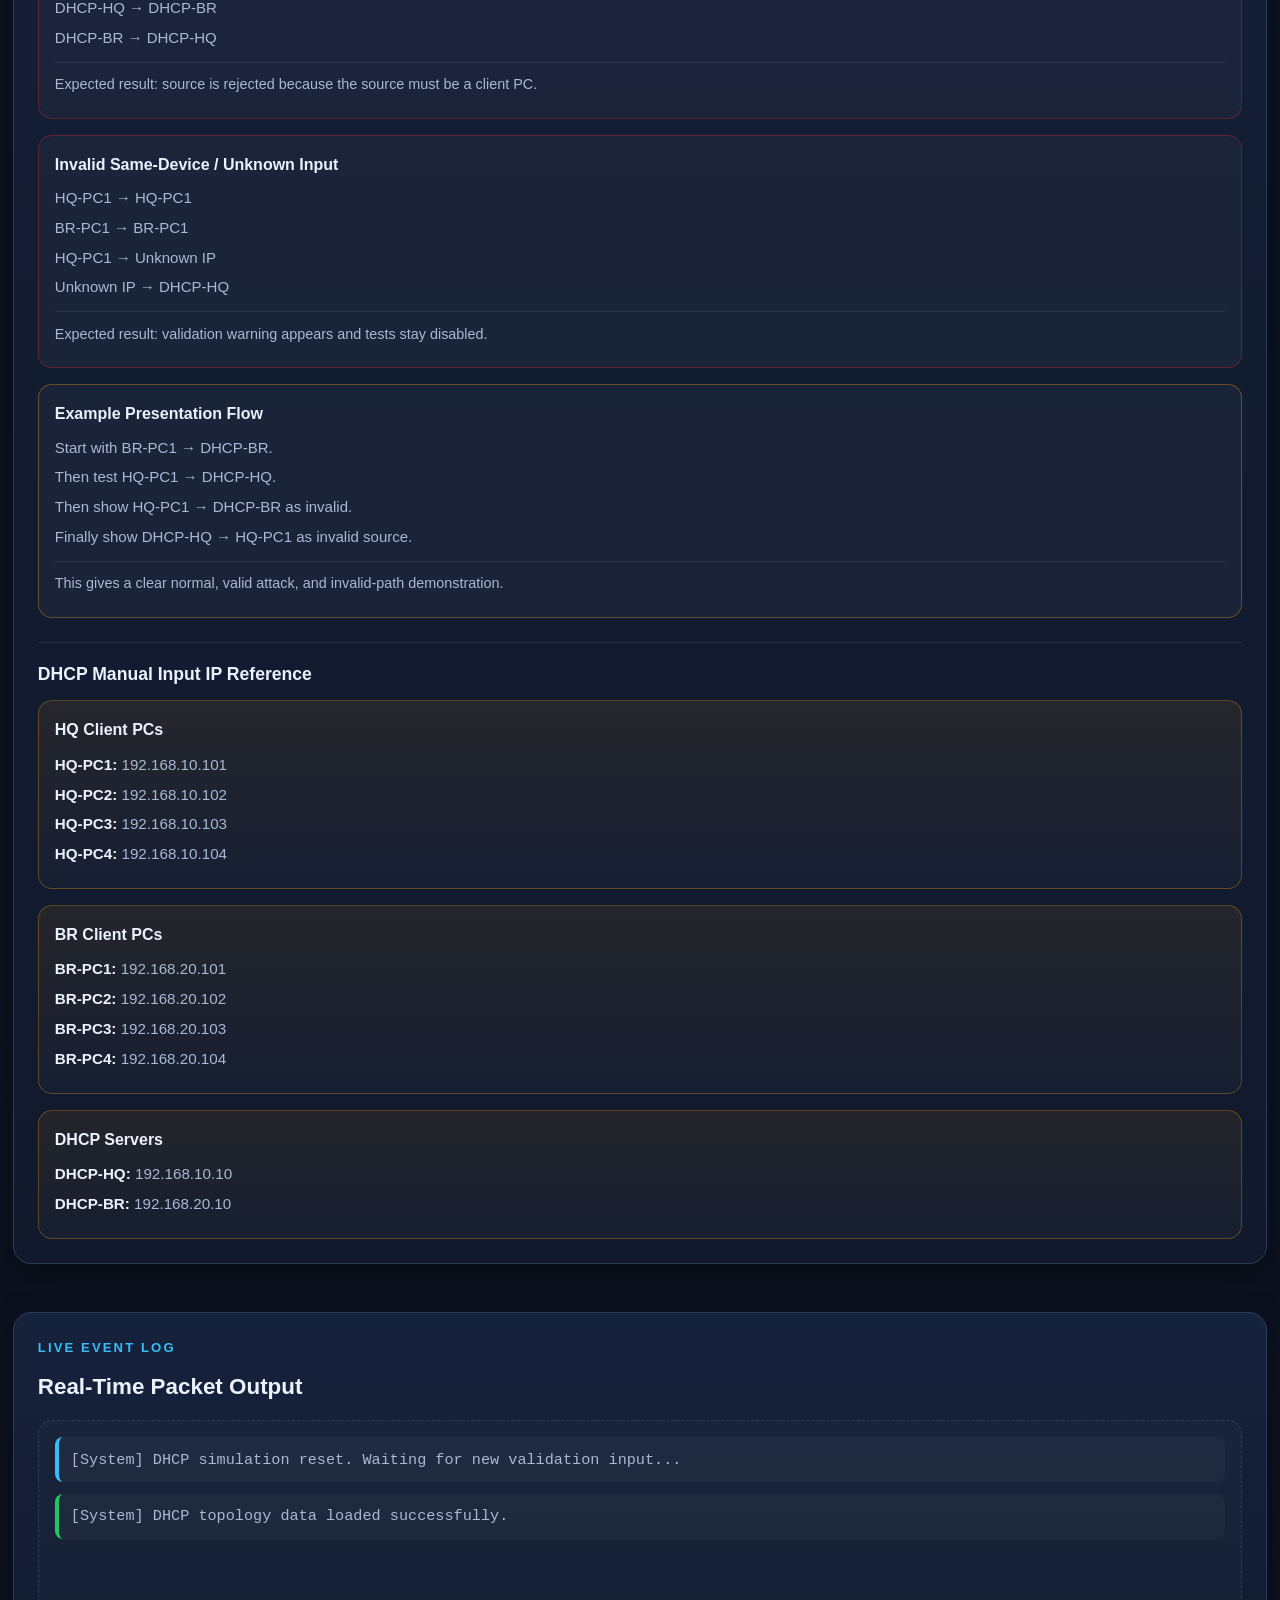
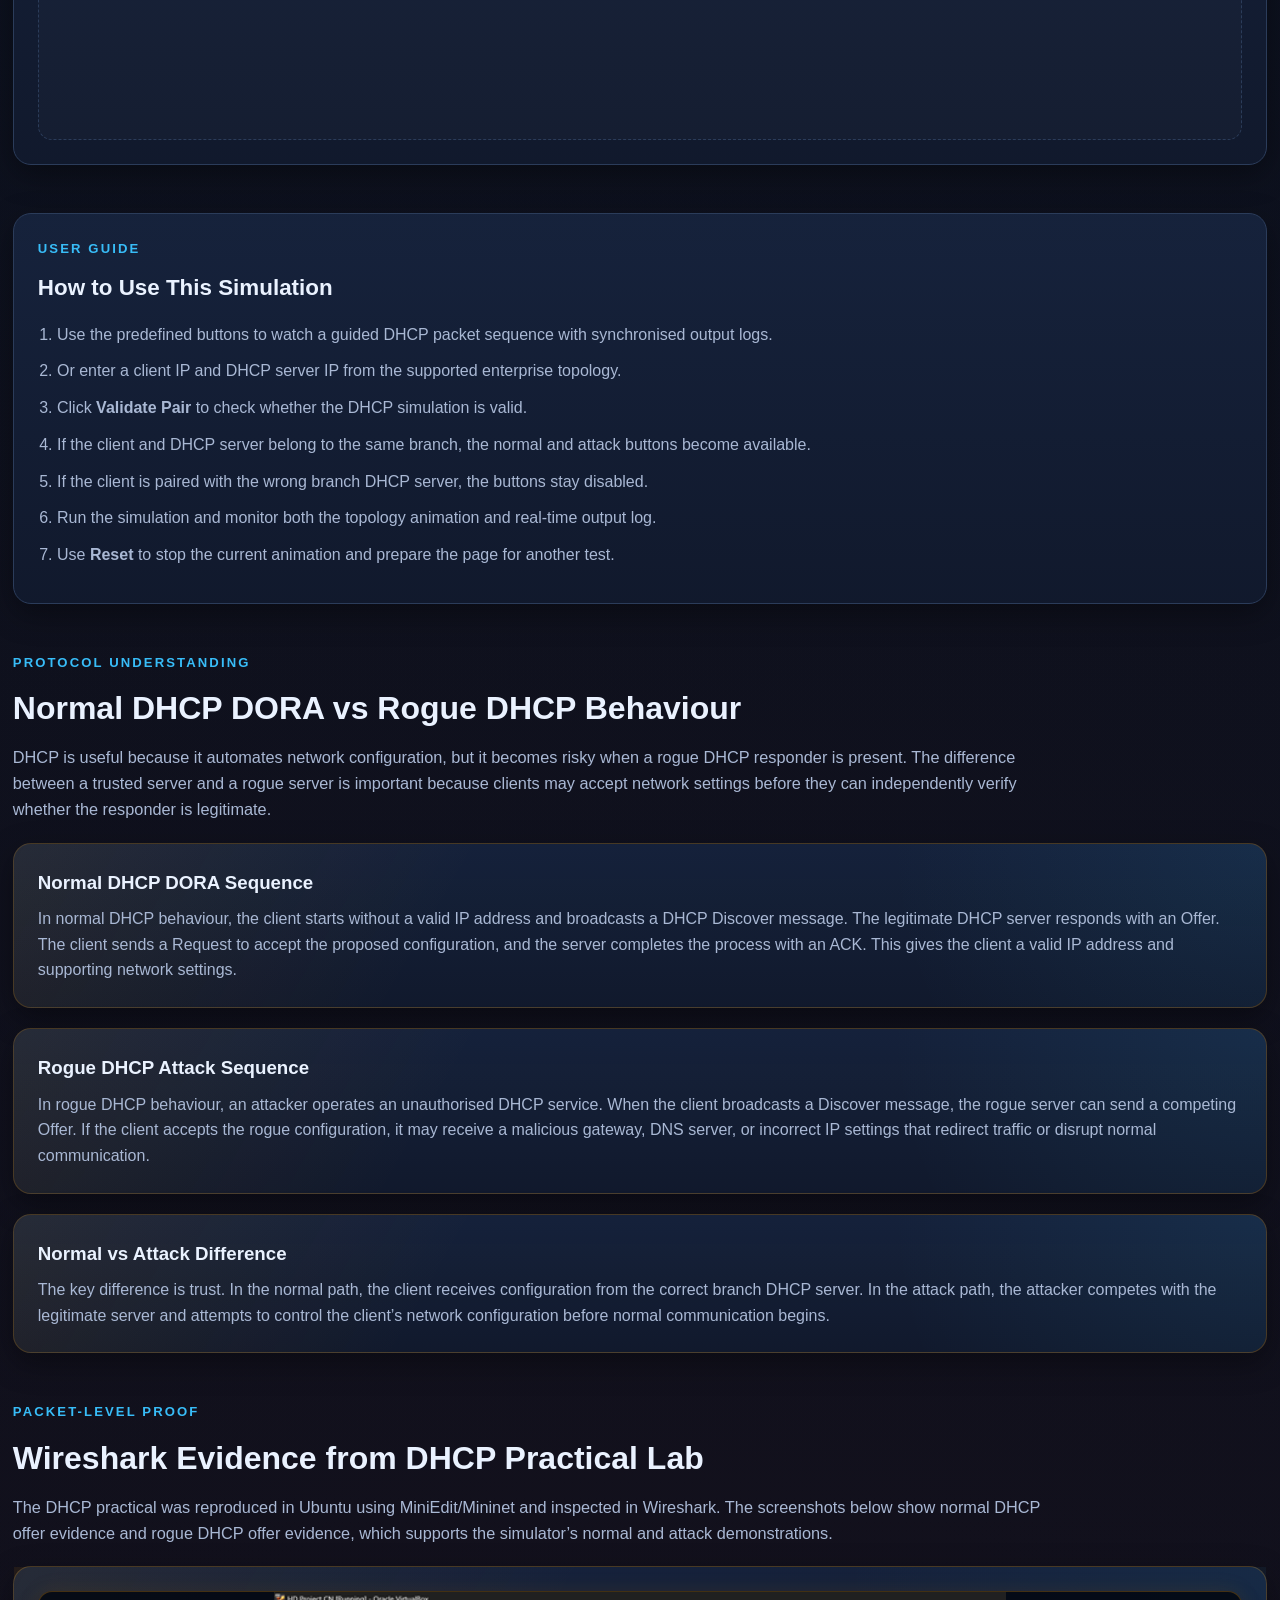
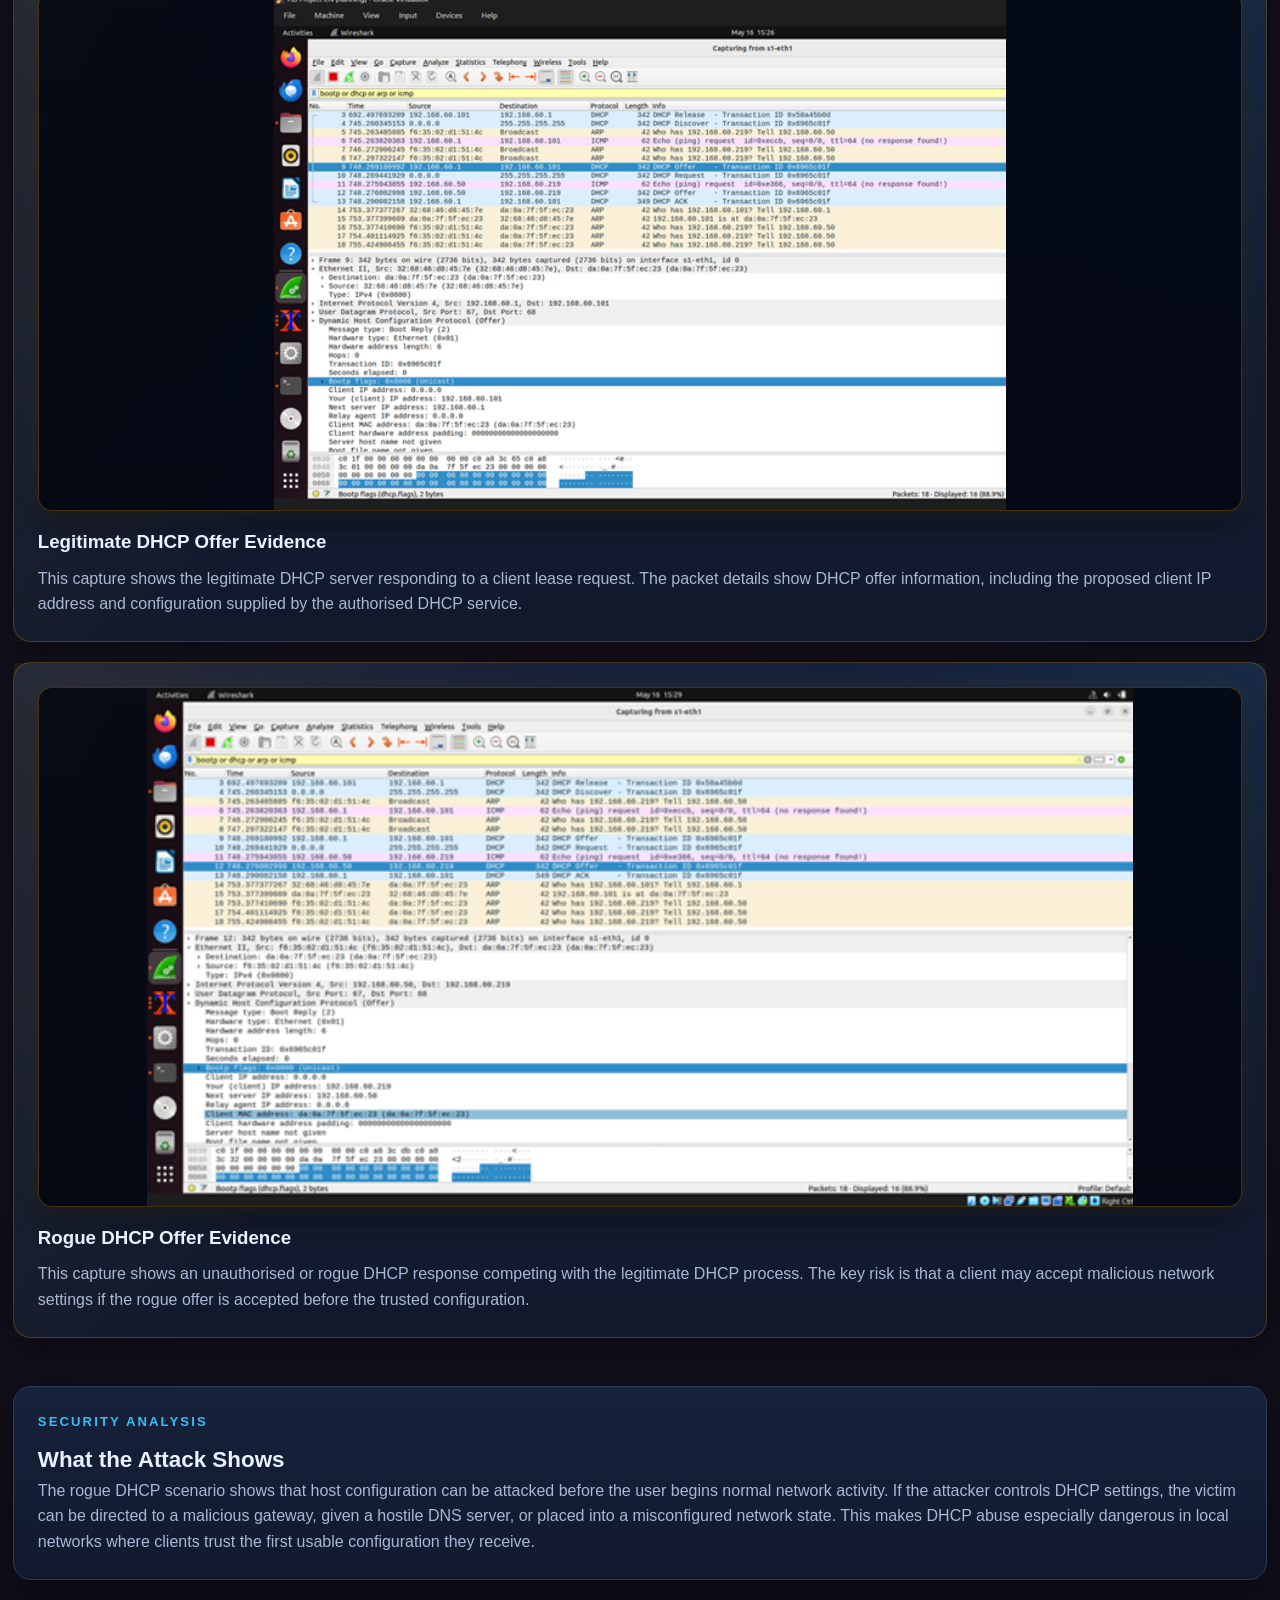
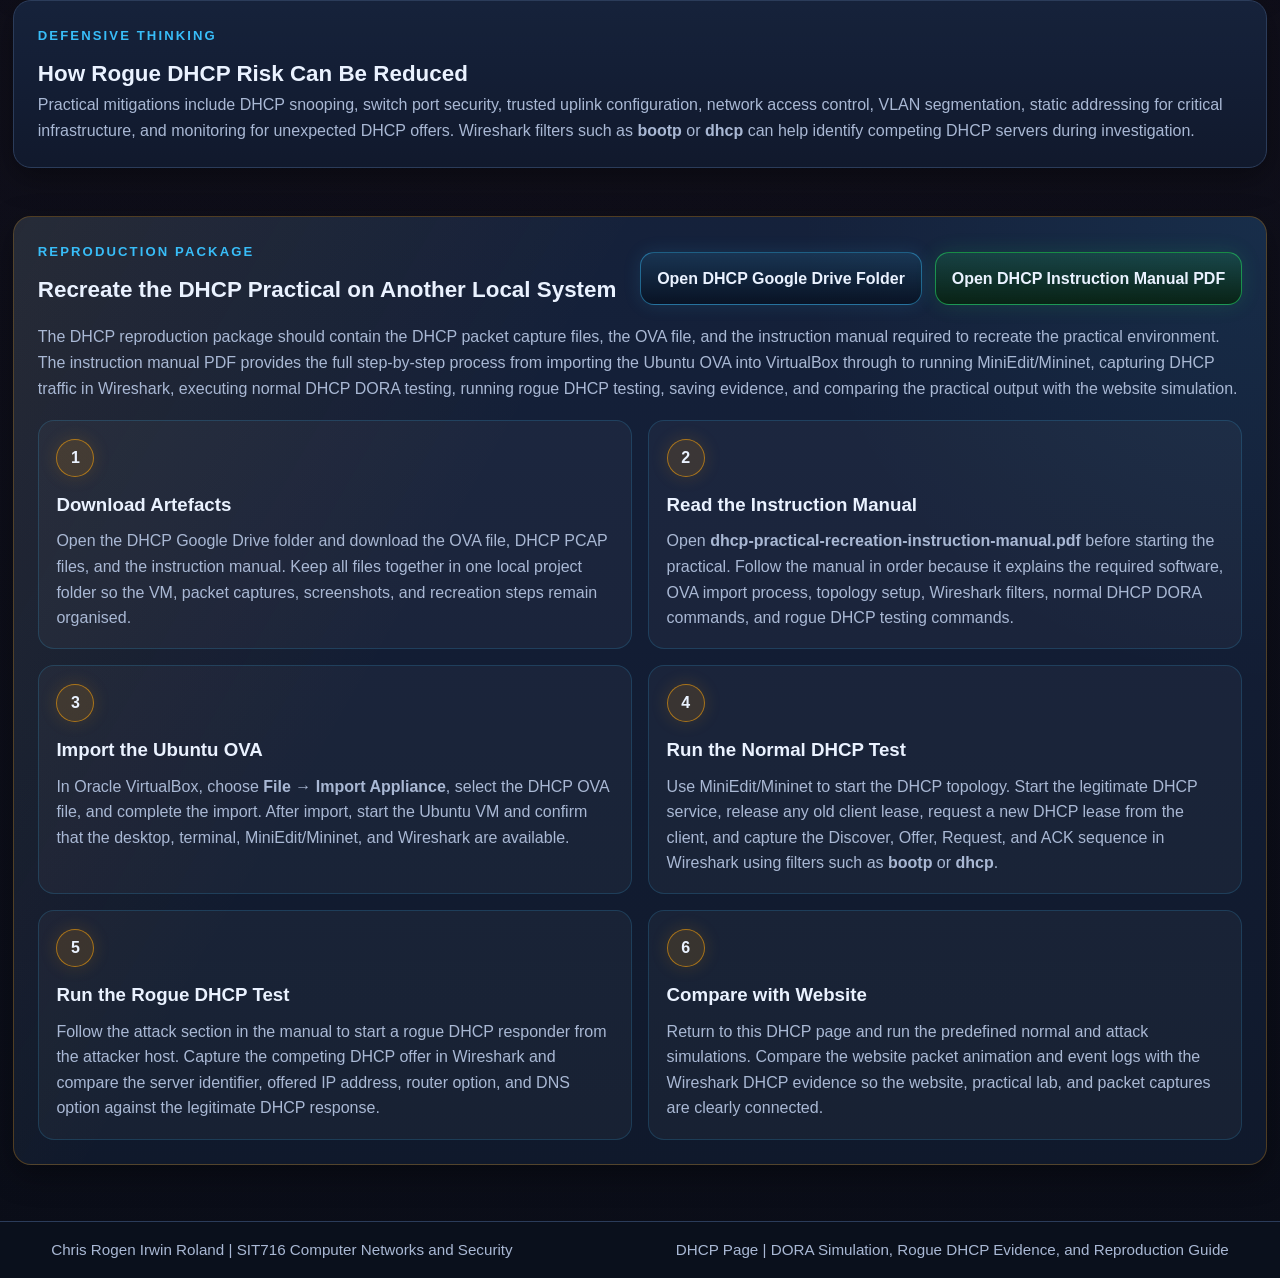
<file: Enterprise Network Protocol Behaviour Under Normal and Attack Conditions/website/dhcp.html>
<!DOCTYPE html>
<html lang="en">
<head>
  <meta charset="UTF-8" />
  <meta name="viewport" content="width=device-width, initial-scale=1.0" />
  <title>DHCP Simulation | Interactive Enterprise Network Protocol Simulator</title>
  <link rel="stylesheet" href="style.css" />
</head>

<body data-page="dhcp">
  <header class="site-header">
    <div class="container header-content">
      <div class="branding">
        <h1>DHCP Protocol Simulation</h1>
        <p>
          Visualising DHCP lease allocation, the DORA message sequence, rogue DHCP attack behaviour,
          Wireshark evidence, and practical reproduction guidance for the SIT716 HD Plus project.
        </p>
      </div>
      <div class="header-badge">Protocol Page</div>
    </div>
  </header>

  <nav class="site-nav">
    <div class="container nav-content">
      <a href="index.html" class="nav-link">Home</a>
      <a href="arp.html" class="nav-link nav-arp">ARP</a>
      <a href="dhcp.html" class="nav-link nav-dhcp active">DHCP</a>
      <a href="dns.html" class="nav-link nav-dns">DNS</a>
      <a href="index.html#ospf-future-work" class="nav-link nav-ospf">OSPF Future Work</a>
    </div>
  </nav>

  <main>
    <!-- DHCP HERO -->
    <section class="protocol-hero-section dhcp-landing-section">
      <div class="container container-wide">
        <div class="dhcp-hero-grid">
          <div class="panel dhcp-hero-content">
            <p class="eyebrow-text">DHCP DORA + Rogue DHCP + Wireshark Evidence</p>
            <h2>Dynamic Host Configuration Under Normal and Rogue Server Conditions</h2>

            <p class="hero-lead">
              Dynamic Host Configuration Protocol is used to automatically provide clients with
              network settings such as IP address, subnet mask, default gateway, DNS server, and
              lease duration. This page demonstrates the normal DHCP DORA sequence and shows how a
              rogue DHCP server can abuse the same process by sending malicious or incorrect
              configuration to a client.
            </p>

            <p>
              The DHCP page connects the website simulation with practical Ubuntu MiniEdit/Mininet
              testing and Wireshark packet evidence. The simulator shows packet movement and
              real-time event logs, while the evidence screenshots show legitimate DHCP offer
              behaviour and rogue DHCP offer behaviour captured during the practical lab.
            </p>

            <div class="home-badge-row">
              <span class="home-pill pill-dhcp">DHCP Discover</span>
              <span class="home-pill pill-dhcp">DHCP Offer</span>
              <span class="home-pill pill-dhcp">DHCP Request</span>
              <span class="home-pill pill-dhcp">DHCP ACK</span>
              <span class="home-pill pill-evidence">Rogue Offer</span>
            </div>

            <div class="home-cta-row">
              <a href="#dhcp-simulator" class="home-cta primary-cta">Open DHCP Simulator</a>
              <a href="#dhcp-evidence" class="home-cta">View Evidence</a>
              <a href="#dhcp-recreate" class="home-cta">Recreate Lab</a>
            </div>
          </div>

          <div class="panel dhcp-hero-image-card">
            <img
              src="assets/images/dhcp-hero-evidence.png"
              alt="DHCP DORA normal flow and rogue DHCP attack evidence illustration"
              class="dhcp-hero-image"
            />
            <p class="image-caption">
              Figure DHCP-1. DHCP normal DORA behaviour and rogue DHCP attack behaviour, showing
              legitimate lease allocation and malicious configuration delivery.
            </p>
          </div>
        </div>
      </div>
    </section>

    <!-- DHCP SUMMARY -->
    <section class="home-section">
      <div class="container container-wide">
        <div class="dhcp-summary-grid">
          <article class="panel dhcp-summary-card">
            <h2>What DHCP Does</h2>
            <p>
              DHCP automates client network configuration. Instead of manually assigning IP
              addresses and gateway settings to every host, a DHCP server leases configuration to
              clients. In a normal network, this process reduces configuration errors and allows new
              hosts to join the network quickly.
            </p>
          </article>

          <article class="panel dhcp-summary-card">
            <h2>Why DHCP Can Be Attacked</h2>
            <p>
              DHCP depends on client trust during the early configuration stage. A rogue DHCP server
              can reply to a client before or alongside the legitimate server. If the client accepts
              the rogue offer, the attacker may assign a malicious gateway, DNS server, or incorrect
              network configuration.
            </p>
          </article>

          <article class="panel dhcp-summary-card">
            <h2>How This Page Proves It</h2>
            <p>
              The page demonstrates DHCP using animation, validation logic, packet logs, and
              Wireshark evidence. Normal behaviour shows the Discover, Offer, Request, and ACK
              sequence. Attack behaviour shows how a rogue responder competes with the legitimate
              DHCP process.
            </p>
          </article>
        </div>
      </div>
    </section>

    <!-- TOPOLOGY -->
    <section class="topology-section" id="dhcp-simulator">
      <div class="container container-wide">
        <div class="panel topology-panel">
          <div class="panel-heading">
            <div>
              <p class="eyebrow-text">Interactive Simulator</p>
              <h2>Enterprise Topology</h2>
            </div>
            <span class="protocol-badge protocol-badge-dhcp">DHCP</span>
          </div>

          <div class="topology-shell" id="topologyShell">
            <img src="assets/images/topology-bg.png" alt="Topology background" class="topology-bg" />
            <div id="packetLayer" class="packet-layer"></div>

            <div class="topology-backbone">
              <svg class="backbone-svg" viewBox="0 0 1000 340" preserveAspectRatio="none" aria-hidden="true">
                <line x1="470" y1="42" x2="360" y2="120" class="net-line" id="wan-r2" />
                <line x1="530" y1="42" x2="650" y2="125" class="net-line" id="wan-r3" />
                <line x1="370" y1="135" x2="630" y2="135" class="net-line" id="r2-r3" />
                <line x1="330" y1="150" x2="270" y2="235" class="net-line" id="r2-r1" />
                <line x1="675" y1="150" x2="735" y2="235" class="net-line" id="r3-r4" />
                <line x1="360" y1="150" x2="720" y2="247" class="net-line soft-line" id="r2-r4" />
                <line x1="650" y1="145" x2="280" y2="248" class="net-line soft-line" id="r3-r1" />
              </svg>

              <div class="backbone-node cloud-node">
                <img src="assets/icons/wan-cloud.png" alt="ISP WAN Cloud" class="icon cloud-icon" />
                <span class="node-chip" id="wan-cloud">ISP / WAN Cloud</span>
              </div>

              <div class="backbone-node r2-node">
                <img src="assets/icons/router.png" alt="R2-WAN-A" class="icon router-icon" />
                <span class="node-chip" id="r2-router">R2-WAN-A</span>
              </div>

              <div class="backbone-node r3-node">
                <img src="assets/icons/router.png" alt="R3-WAN-B" class="icon router-icon" />
                <span class="node-chip" id="r3-router">R3-WAN-B</span>
              </div>

              <div class="backbone-node r1-node">
                <img src="assets/icons/router.png" alt="R1-HQ" class="icon router-icon" />
                <span class="node-chip" id="r1-router">R1-HQ</span>
              </div>

              <div class="backbone-node r4-node">
                <img src="assets/icons/router.png" alt="R4-BR" class="icon router-icon" />
                <span class="node-chip" id="r4-router">R4-BR</span>
              </div>
            </div>

            <svg class="branch-svg" viewBox="0 0 1000 700" preserveAspectRatio="none" aria-hidden="true">
              <line x1="245" y1="230" x2="145" y2="350" class="net-line branch-line" id="r1-sw1" />
              <line x1="270" y1="230" x2="365" y2="350" class="net-line branch-line" id="r1-sw2" />
              <line x1="735" y1="230" x2="638" y2="355" class="net-line branch-line" id="r4-sw1" />
              <line x1="750" y1="230" x2="855" y2="355" class="net-line branch-line" id="r4-sw2" />

              <line x1="255" y1="230" x2="252" y2="520" class="net-line branch-line" id="r1-dhcphq" />
              <line x1="745" y1="230" x2="747" y2="525" class="net-line branch-line" id="r4-dhcpbr" />
            </svg>

            <div class="branches-grid">
              <section class="branch-card">
                <h3 class="branch-title">HQ LAN</h3>

                <div class="switch-grid">
                  <div class="switch-card">
                    <div class="switch-card-layout">
                      <svg class="switch-svg" viewBox="0 0 300 210" preserveAspectRatio="none" aria-hidden="true">
                        <line x1="150" y1="58" x2="150" y2="88" class="net-line local-line" id="hq1-up" />
                        <line x1="45" y1="88" x2="255" y2="88" class="net-line local-line" id="hq1-bus" />
                        <line x1="45" y1="88" x2="45" y2="124" class="net-line local-line" id="hq1-pc1" />
                        <line x1="150" y1="88" x2="150" y2="124" class="net-line local-line" id="hq1-pc2" />
                        <line x1="255" y1="88" x2="255" y2="124" class="net-line local-line" id="hq1-att1" />
                      </svg>

                      <div class="switch-head">
                        <img src="assets/icons/switch.png" alt="SW-HQ-1" class="icon switch-icon" />
                        <span class="node-chip">SW-HQ-1</span>
                      </div>

                      <div class="endpoint-grid endpoint-grid-3">
                        <div class="endpoint-item">
                          <img src="assets/icons/pc.png" alt="HQ-PC1" class="icon endpoint-icon" />
                          <span class="node-chip">HQ-PC1</span>
                        </div>
                        <div class="endpoint-item">
                          <img src="assets/icons/pc.png" alt="HQ-PC2" class="icon endpoint-icon" />
                          <span class="node-chip">HQ-PC2</span>
                        </div>
                        <div class="endpoint-item attacker-item">
                          <img src="assets/icons/attacker-pc.png" alt="HQ-ATT-1" class="icon endpoint-icon" />
                          <span class="node-chip">HQ-ATT-1</span>
                        </div>
                      </div>
                    </div>
                  </div>

                  <div class="switch-card">
                    <div class="switch-card-layout">
                      <svg class="switch-svg" viewBox="0 0 300 210" preserveAspectRatio="none" aria-hidden="true">
                        <line x1="150" y1="58" x2="150" y2="88" class="net-line local-line" id="hq2-up" />
                        <line x1="45" y1="88" x2="255" y2="88" class="net-line local-line" id="hq2-bus" />
                        <line x1="45" y1="88" x2="45" y2="124" class="net-line local-line" id="hq2-pc3" />
                        <line x1="150" y1="88" x2="150" y2="124" class="net-line local-line" id="hq2-pc4" />
                        <line x1="255" y1="88" x2="255" y2="124" class="net-line local-line" id="hq2-att2" />
                      </svg>

                      <div class="switch-head">
                        <img src="assets/icons/switch.png" alt="SW-HQ-2" class="icon switch-icon" />
                        <span class="node-chip">SW-HQ-2</span>
                      </div>

                      <div class="endpoint-grid endpoint-grid-3">
                        <div class="endpoint-item">
                          <img src="assets/icons/pc.png" alt="HQ-PC3" class="icon endpoint-icon" />
                          <span class="node-chip">HQ-PC3</span>
                        </div>
                        <div class="endpoint-item">
                          <img src="assets/icons/pc.png" alt="HQ-PC4" class="icon endpoint-icon" />
                          <span class="node-chip">HQ-PC4</span>
                        </div>
                        <div class="endpoint-item attacker-item">
                          <img src="assets/icons/attacker-pc.png" alt="HQ-ATT-2" class="icon endpoint-icon" />
                          <span class="node-chip">HQ-ATT-2</span>
                        </div>
                      </div>
                    </div>
                  </div>
                </div>

                <div class="service-grid service-grid-3">
                  <div class="service-item">
                    <img src="assets/icons/dhcp-server.png" alt="DHCP-HQ" class="icon server-icon" />
                    <span class="node-chip">DNS-CENTRAL</span>
                  </div>
                  <div class="service-item">
                    <img src="assets/icons/dns-server.png" alt="DNS-CENTRAL" class="icon server-icon" />
                    <span class="node-chip">DHCP-HQ</span>
                  </div>
                  <div class="service-item">
                    <img src="assets/icons/app-server.png" alt="APP-HQ" class="icon server-icon" />
                    <span class="node-chip">APP-HQ</span>
                  </div>
                </div>
              </section>

              <section class="branch-card">
                <h3 class="branch-title">BR LAN</h3>

                <div class="switch-grid">
                  <div class="switch-card">
                    <div class="switch-card-layout">
                      <svg class="switch-svg" viewBox="0 0 300 210" preserveAspectRatio="none" aria-hidden="true">
                        <line x1="150" y1="58" x2="150" y2="88" class="net-line local-line" id="br1-up" />
                        <line x1="45" y1="88" x2="255" y2="88" class="net-line local-line" id="br1-bus" />
                        <line x1="45" y1="88" x2="45" y2="124" class="net-line local-line" id="br1-pc1" />
                        <line x1="150" y1="88" x2="150" y2="124" class="net-line local-line" id="br1-pc2" />
                        <line x1="255" y1="88" x2="255" y2="124" class="net-line local-line" id="br1-att1" />
                      </svg>

                      <div class="switch-head">
                        <img src="assets/icons/switch.png" alt="SW-BR-1" class="icon switch-icon" />
                        <span class="node-chip">SW-BR-1</span>
                      </div>

                      <div class="endpoint-grid endpoint-grid-3">
                        <div class="endpoint-item">
                          <img src="assets/icons/pc.png" alt="BR-PC1" class="icon endpoint-icon" />
                          <span class="node-chip">BR-PC1</span>
                        </div>
                        <div class="endpoint-item">
                          <img src="assets/icons/pc.png" alt="BR-PC2" class="icon endpoint-icon" />
                          <span class="node-chip">BR-PC2</span>
                        </div>
                        <div class="endpoint-item attacker-item">
                          <img src="assets/icons/attacker-pc.png" alt="BR-ATT-1" class="icon endpoint-icon" />
                          <span class="node-chip">BR-ATT-1</span>
                        </div>
                      </div>
                    </div>
                  </div>

                  <div class="switch-card">
                    <div class="switch-card-layout">
                      <svg class="switch-svg" viewBox="0 0 300 210" preserveAspectRatio="none" aria-hidden="true">
                        <line x1="150" y1="58" x2="150" y2="88" class="net-line local-line" id="br2-up" />
                        <line x1="45" y1="88" x2="255" y2="88" class="net-line local-line" id="br2-bus" />
                        <line x1="45" y1="88" x2="45" y2="124" class="net-line local-line" id="br2-pc3" />
                        <line x1="150" y1="88" x2="150" y2="124" class="net-line local-line" id="br2-pc4" />
                        <line x1="255" y1="88" x2="255" y2="124" class="net-line local-line" id="br2-att2" />
                      </svg>

                      <div class="switch-head">
                        <img src="assets/icons/switch.png" alt="SW-BR-2" class="icon switch-icon" />
                        <span class="node-chip">SW-BR-2</span>
                      </div>

                      <div class="endpoint-grid endpoint-grid-3">
                        <div class="endpoint-item">
                          <img src="assets/icons/pc.png" alt="BR-PC3" class="icon endpoint-icon" />
                          <span class="node-chip">BR-PC3</span>
                        </div>
                        <div class="endpoint-item">
                          <img src="assets/icons/pc.png" alt="BR-PC4" class="icon endpoint-icon" />
                          <span class="node-chip">BR-PC4</span>
                        </div>
                        <div class="endpoint-item attacker-item">
                          <img src="assets/icons/attacker-pc.png" alt="BR-ATT-2" class="icon endpoint-icon" />
                          <span class="node-chip">BR-ATT-2</span>
                        </div>
                      </div>
                    </div>
                  </div>
                </div>

                <div class="service-grid service-grid-1">
                  <div class="service-item">
                    <img src="assets/icons/dhcp-server.png" alt="DHCP-BR" class="icon server-icon" />
                    <span class="node-chip">DHCP-BR</span>
                  </div>
                </div>
              </section>
            </div>
          </div>

          <p class="topology-note">
            DHCP clients request an IP lease from the DHCP server in the same branch. This page
            demonstrates the normal DORA exchange and rogue DHCP attack behaviour where a malicious
            responder competes with the legitimate DHCP server.
          </p>
        </div>
      </div>
    </section>

    <!-- CONTROLS -->
    <section class="control-section">
      <div class="container container-wide">
        <div class="panel">
          <div class="panel-heading">
            <div>
              <p class="eyebrow-text">Run Tests</p>
              <h2>Simulation Controls</h2>
            </div>
          </div>

          <div class="demo-block">
            <h3 class="subsection-title">Predefined Demonstration</h3>
            <p class="demo-note">
              The predefined normal demo shows the BR DHCP DORA flow. The predefined attack demo
              shows rogue DHCP behaviour in the HQ network, where an attacker competes with the
              legitimate DHCP server.
            </p>

            <div class="demo-controls">
              <button id="predefinedNormalBtn" class="action-btn btn-normal btn-animated">
                Run Predefined Normal Demo
              </button>
              <button id="predefinedAttackBtn" class="action-btn btn-attack btn-animated">
                Run Predefined Attack Demo
              </button>
            </div>
          </div>

          <div class="manual-block">
            <h3 class="subsection-title">Manual DHCP Test</h3>
            <p class="demo-note">
              Enter a client IP and DHCP server IP. The validation logic checks whether the client
              is paired with the correct DHCP server for its branch before enabling the manual tests.
            </p>

            <div class="control-grid">
              <input id="sourceIp" type="text" class="control-input" placeholder="Client IP, e.g. 192.168.20.101" />
              <input id="destinationIp" type="text" class="control-input" placeholder="DHCP server IP, e.g. 192.168.20.10" />
              <button id="validatePairBtn" class="action-btn btn-control btn-animated">Validate Pair</button>

              <button id="manualNormalBtn" class="action-btn btn-normal btn-animated" disabled>
                Manual Normal Test
              </button>
              <button id="manualAttackBtn" class="action-btn btn-attack btn-animated" disabled>
                Manual Attack Test
              </button>
              <button id="resetSimulationBtn" class="action-btn btn-control btn-animated">Reset</button>
            </div>
          </div>

          <div id="validationStatus" class="validation-status">
            Enter client and DHCP server IPs, then click <strong>Validate Pair</strong>.
          </div>

          <div class="dhcp-test-table-wrap">
            <h3 class="subsection-title">Manual Input Examples</h3>

            <p class="demo-note">
              Use these examples to test valid DHCP paths, wrong-branch paths, invalid source types,
              and unsupported or unmapped manual input. The examples below are shown in device-name
              format first, followed by the IP address reference table that must be typed into the input boxes.
            </p>

            <div class="dhcp-test-grid">
              <div class="dhcp-test-card valid-test">
                <h4>Valid HQ DHCP Tests</h4>
                <p>HQ-PC1 → DHCP-HQ</p>
                <p>HQ-PC2 → DHCP-HQ</p>
                <p>HQ-PC3 → DHCP-HQ</p>
                <p>HQ-PC4 → DHCP-HQ</p>
                <p class="test-note">Expected result: normal and attack buttons become available.</p>
              </div>

              <div class="dhcp-test-card valid-test">
                <h4>Valid BR DHCP Tests</h4>
                <p>BR-PC1 → DHCP-BR</p>
                <p>BR-PC2 → DHCP-BR</p>
                <p>BR-PC3 → DHCP-BR</p>
                <p>BR-PC4 → DHCP-BR</p>
                <p class="test-note">Expected result: normal and attack buttons become available.</p>
              </div>

              <div class="dhcp-test-card invalid-test">
                <h4>Invalid Wrong-Branch Tests</h4>
                <p>HQ-PC1 → DHCP-BR</p>
                <p>HQ-PC2 → DHCP-BR</p>
                <p>BR-PC1 → DHCP-HQ</p>
                <p>BR-PC2 → DHCP-HQ</p>
                <p class="test-note">Expected result: manual buttons remain disabled.</p>
              </div>

              <div class="dhcp-test-card invalid-test">
                <h4>Invalid Source Tests</h4>
                <p>DHCP-HQ → HQ-PC1</p>
                <p>DHCP-BR → BR-PC1</p>
                <p>DHCP-HQ → DHCP-BR</p>
                <p>DHCP-BR → DHCP-HQ</p>
                <p class="test-note">Expected result: source is rejected because the source must be a client PC.</p>
              </div>

              <div class="dhcp-test-card invalid-test">
                <h4>Invalid Same-Device / Unknown Input</h4>
                <p>HQ-PC1 → HQ-PC1</p>
                <p>BR-PC1 → BR-PC1</p>
                <p>HQ-PC1 → Unknown IP</p>
                <p>Unknown IP → DHCP-HQ</p>
                <p class="test-note">Expected result: validation warning appears and tests stay disabled.</p>
              </div>

              <div class="dhcp-test-card normal-only-test">
                <h4>Example Presentation Flow</h4>
                <p>Start with BR-PC1 → DHCP-BR.</p>
                <p>Then test HQ-PC1 → DHCP-HQ.</p>
                <p>Then show HQ-PC1 → DHCP-BR as invalid.</p>
                <p>Finally show DHCP-HQ → HQ-PC1 as invalid source.</p>
                <p class="test-note">This gives a clear normal, valid attack, and invalid-path demonstration.</p>
              </div>
            </div>

            <div class="dhcp-ip-reference-wrap">
              <h3 class="subsection-title">DHCP Manual Input IP Reference</h3>

              <div class="dhcp-ip-reference-grid">
                <div class="dhcp-ip-card">
                  <h4>HQ Client PCs</h4>
                  <p><strong>HQ-PC1:</strong> 192.168.10.101</p>
                  <p><strong>HQ-PC2:</strong> 192.168.10.102</p>
                  <p><strong>HQ-PC3:</strong> 192.168.10.103</p>
                  <p><strong>HQ-PC4:</strong> 192.168.10.104</p>
                </div>

                <div class="dhcp-ip-card">
                  <h4>BR Client PCs</h4>
                  <p><strong>BR-PC1:</strong> 192.168.20.101</p>
                  <p><strong>BR-PC2:</strong> 192.168.20.102</p>
                  <p><strong>BR-PC3:</strong> 192.168.20.103</p>
                  <p><strong>BR-PC4:</strong> 192.168.20.104</p>
                </div>

                <div class="dhcp-ip-card">
                  <h4>DHCP Servers</h4>
                  <p><strong>DHCP-HQ:</strong> 192.168.10.10</p>
                  <p><strong>DHCP-BR:</strong> 192.168.20.10</p>
                </div>
              </div>
            </div>
          </div>
        </div>
      </div>
    </section>
    
    <!-- OUTPUT -->
    <section class="output-section">
      <div class="container container-wide">
        <div class="panel">
          <div class="panel-heading">
            <div>
              <p class="eyebrow-text">Live Event Log</p>
              <h2>Real-Time Packet Output</h2>
            </div>
          </div>

          <div class="panel-body packet-log-panel">
            <div id="packetOutput" class="packet-output">
              <p class="log-line neutral-log">[System] Waiting for validation and simulation input...</p>
            </div>
          </div>
        </div>
      </div>
    </section>

    <!-- HOW TO USE -->
    <section class="instruction-section">
      <div class="container container-wide">
        <div class="panel">
          <div class="panel-heading">
            <div>
              <p class="eyebrow-text">User Guide</p>
              <h2>How to Use This Simulation</h2>
            </div>
          </div>

          <ol class="instruction-list">
            <li>Use the predefined buttons to watch a guided DHCP packet sequence with synchronised output logs.</li>
            <li>Or enter a client IP and DHCP server IP from the supported enterprise topology.</li>
            <li>Click <strong>Validate Pair</strong> to check whether the DHCP simulation is valid.</li>
            <li>If the client and DHCP server belong to the same branch, the normal and attack buttons become available.</li>
            <li>If the client is paired with the wrong branch DHCP server, the buttons stay disabled.</li>
            <li>Run the simulation and monitor both the topology animation and real-time output log.</li>
            <li>Use <strong>Reset</strong> to stop the current animation and prepare the page for another test.</li>
          </ol>
        </div>
      </div>
    </section>

    <!-- DHCP EXPLANATION -->
    <section class="explanation-section">
      <div class="container container-wide">
        <div class="section-heading-block">
          <p class="eyebrow-text">Protocol Understanding</p>
          <h2 class="section-title">Normal DHCP DORA vs Rogue DHCP Behaviour</h2>
          <p class="section-intro">
            DHCP is useful because it automates network configuration, but it becomes risky when a
            rogue DHCP responder is present. The difference between a trusted server and a rogue
            server is important because clients may accept network settings before they can
            independently verify whether the responder is legitimate.
          </p>
        </div>

        <div class="dhcp-explanation-grid">
          <article class="panel dhcp-explanation-card">
            <h3>Normal DHCP DORA Sequence</h3>
            <p>
              In normal DHCP behaviour, the client starts without a valid IP address and broadcasts
              a DHCP Discover message. The legitimate DHCP server responds with an Offer. The client
              sends a Request to accept the proposed configuration, and the server completes the
              process with an ACK. This gives the client a valid IP address and supporting network
              settings.
            </p>
          </article>

          <article class="panel dhcp-explanation-card">
            <h3>Rogue DHCP Attack Sequence</h3>
            <p>
              In rogue DHCP behaviour, an attacker operates an unauthorised DHCP service. When the
              client broadcasts a Discover message, the rogue server can send a competing Offer. If
              the client accepts the rogue configuration, it may receive a malicious gateway, DNS
              server, or incorrect IP settings that redirect traffic or disrupt normal communication.
            </p>
          </article>

          <article class="panel dhcp-explanation-card">
            <h3>Normal vs Attack Difference</h3>
            <p>
              The key difference is trust. In the normal path, the client receives configuration from
              the correct branch DHCP server. In the attack path, the attacker competes with the
              legitimate server and attempts to control the client’s network configuration before
              normal communication begins.
            </p>
          </article>
        </div>
      </div>
    </section>

    <!-- WIRESHARK EVIDENCE -->
    <section class="home-section" id="dhcp-evidence">
      <div class="container container-wide">
        <div class="section-heading-block">
          <p class="eyebrow-text">Packet-Level Proof</p>
          <h2 class="section-title">Wireshark Evidence from DHCP Practical Lab</h2>
          <p class="section-intro">
            The DHCP practical was reproduced in Ubuntu using MiniEdit/Mininet and inspected in
            Wireshark. The screenshots below show normal DHCP offer evidence and rogue DHCP offer
            evidence, which supports the simulator’s normal and attack demonstrations.
          </p>
        </div>

        <div class="dhcp-evidence-grid">
          <article class="panel dhcp-evidence-card">
            <img
              src="assets/images/dhcp-legitimate-offer-evidence.png"
              alt="Wireshark legitimate DHCP offer evidence"
              class="dhcp-evidence-image"
            />
            <h3>Legitimate DHCP Offer Evidence</h3>
            <p>
              This capture shows the legitimate DHCP server responding to a client lease request.
              The packet details show DHCP offer information, including the proposed client IP
              address and configuration supplied by the authorised DHCP service.
            </p>
          </article>

          <article class="panel dhcp-evidence-card">
            <img
              src="assets/images/dhcp-rogue-offer-evidence.png"
              alt="Wireshark rogue DHCP offer evidence"
              class="dhcp-evidence-image"
            />
            <h3>Rogue DHCP Offer Evidence</h3>
            <p>
              This capture shows an unauthorised or rogue DHCP response competing with the
              legitimate DHCP process. The key risk is that a client may accept malicious network
              settings if the rogue offer is accepted before the trusted configuration.
            </p>
          </article>
        </div>
      </div>
    </section>

    <!-- SECURITY ANALYSIS -->
    <section class="home-section">
      <div class="container container-wide">
        <div class="dhcp-analysis-grid">
          <article class="panel">
            <p class="eyebrow-text">Security Analysis</p>
            <h2>What the Attack Shows</h2>
            <p>
              The rogue DHCP scenario shows that host configuration can be attacked before the user
              begins normal network activity. If the attacker controls DHCP settings, the victim can
              be directed to a malicious gateway, given a hostile DNS server, or placed into a
              misconfigured network state. This makes DHCP abuse especially dangerous in local
              networks where clients trust the first usable configuration they receive.
            </p>
          </article>

          <article class="panel">
            <p class="eyebrow-text">Defensive Thinking</p>
            <h2>How Rogue DHCP Risk Can Be Reduced</h2>
            <p>
              Practical mitigations include DHCP snooping, switch port security, trusted uplink
              configuration, network access control, VLAN segmentation, static addressing for
              critical infrastructure, and monitoring for unexpected DHCP offers. Wireshark filters
              such as <strong>bootp</strong> or <strong>dhcp</strong> can help identify competing
              DHCP servers during investigation.
            </p>
          </article>
        </div>
      </div>
    </section>

    <!-- RECREATE LAB -->
    <section class="home-section" id="dhcp-recreate">
      <div class="container container-wide">
        <div class="panel recreate-panel dhcp-recreate-panel">
          <div class="panel-heading">
            <div>
              <p class="eyebrow-text">Reproduction Package</p>
              <h2>Recreate the DHCP Practical on Another Local System</h2>
            </div>

            <div class="home-cta-row">
              <a
                href="YOUR_DHCP_DRIVE_LINK_HERE"
                target="_blank"
                rel="noopener noreferrer"
                class="home-cta"
              >
                Open DHCP Google Drive Folder
              </a>

              <a
                href="assets/docs/dhcp-practical-recreation-instruction-manual.pdf"
                target="_blank"
                rel="noopener noreferrer"
                class="home-cta primary-cta"
              >
                Open DHCP Instruction Manual PDF
              </a>
            </div>
          </div>

          <p>
            The DHCP reproduction package should contain the DHCP packet capture files, the OVA file,
            and the instruction manual required to recreate the practical environment. The instruction
            manual PDF provides the full step-by-step process from importing the Ubuntu OVA into
            VirtualBox through to running MiniEdit/Mininet, capturing DHCP traffic in Wireshark,
            executing normal DHCP DORA testing, running rogue DHCP testing, saving evidence, and
            comparing the practical output with the website simulation.
          </p>

          <div class="recreate-step-grid">
            <article class="recreate-step-card">
              <span class="step-number dhcp-step-number">1</span>
              <h3>Download Artefacts</h3>
              <p>
                Open the DHCP Google Drive folder and download the OVA file, DHCP PCAP files, and the
                instruction manual. Keep all files together in one local project folder so the VM,
                packet captures, screenshots, and recreation steps remain organised.
              </p>
            </article>

            <article class="recreate-step-card">
              <span class="step-number dhcp-step-number">2</span>
              <h3>Read the Instruction Manual</h3>
              <p>
                Open <strong>dhcp-practical-recreation-instruction-manual.pdf</strong> before starting
                the practical. Follow the manual in order because it explains the required software,
                OVA import process, topology setup, Wireshark filters, normal DHCP DORA commands, and
                rogue DHCP testing commands.
              </p>
            </article>

            <article class="recreate-step-card">
              <span class="step-number dhcp-step-number">3</span>
              <h3>Import the Ubuntu OVA</h3>
              <p>
                In Oracle VirtualBox, choose <strong>File → Import Appliance</strong>, select the DHCP
                OVA file, and complete the import. After import, start the Ubuntu VM and confirm that
                the desktop, terminal, MiniEdit/Mininet, and Wireshark are available.
              </p>
            </article>

            <article class="recreate-step-card">
              <span class="step-number dhcp-step-number">4</span>
              <h3>Run the Normal DHCP Test</h3>
              <p>
                Use MiniEdit/Mininet to start the DHCP topology. Start the legitimate DHCP service,
                release any old client lease, request a new DHCP lease from the client, and capture
                the Discover, Offer, Request, and ACK sequence in Wireshark using filters such as
                <strong>bootp</strong> or <strong>dhcp</strong>.
              </p>
            </article>

            <article class="recreate-step-card">
              <span class="step-number dhcp-step-number">5</span>
              <h3>Run the Rogue DHCP Test</h3>
              <p>
                Follow the attack section in the manual to start a rogue DHCP responder from the
                attacker host. Capture the competing DHCP offer in Wireshark and compare the server
                identifier, offered IP address, router option, and DNS option against the legitimate
                DHCP response.
              </p>
            </article>

            <article class="recreate-step-card">
              <span class="step-number dhcp-step-number">6</span>
              <h3>Compare with Website</h3>
              <p>
                Return to this DHCP page and run the predefined normal and attack simulations. Compare
                the website packet animation and event logs with the Wireshark DHCP evidence so the
                website, practical lab, and packet captures are clearly connected.
              </p>
            </article>
          </div>
        </div>
      </div>
    </section>
  </main>

  <footer class="site-footer">
    <div class="container footer-content">
      <p>Chris Rogen Irwin Roland | SIT716 Computer Networks and Security</p>
      <p>DHCP Page | DORA Simulation, Rogue DHCP Evidence, and Reproduction Guide</p>
    </div>
  </footer>

  <script src="dhcp.js"></script>
</body>
</html>
</file>
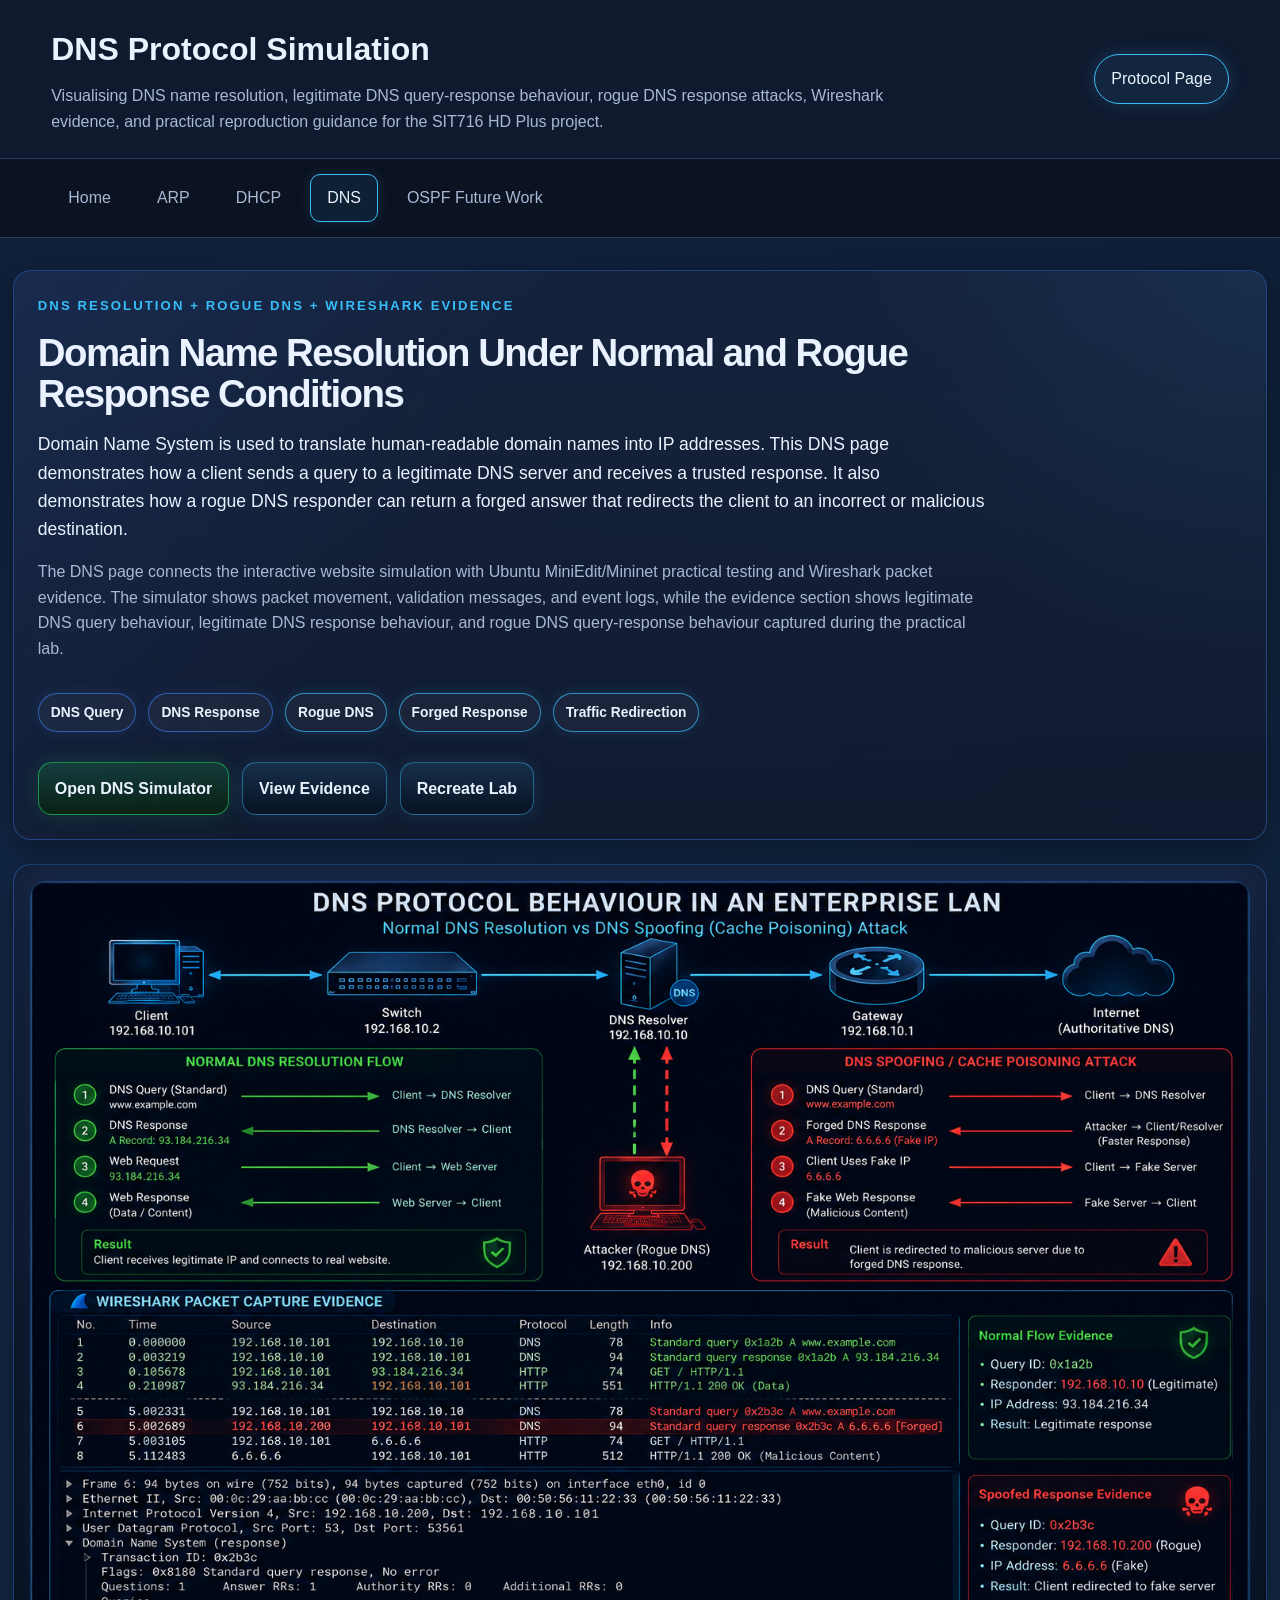
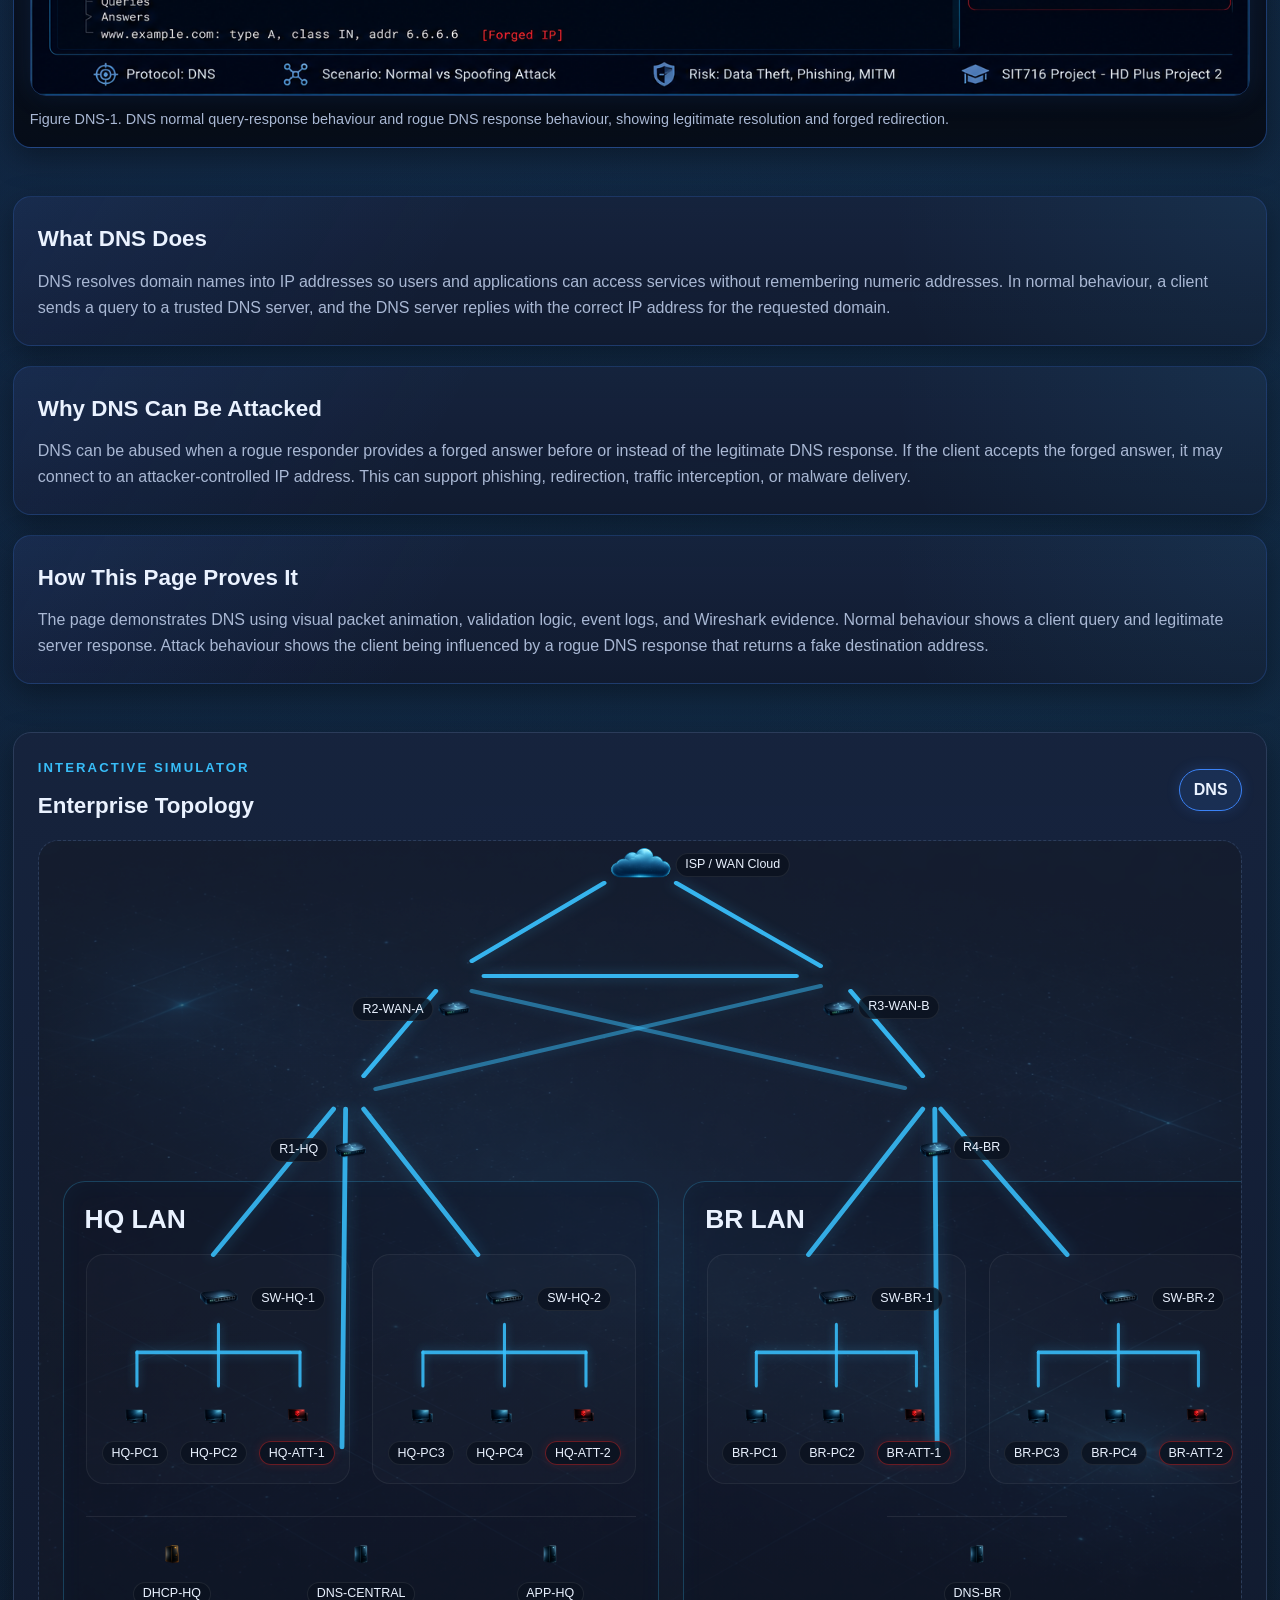
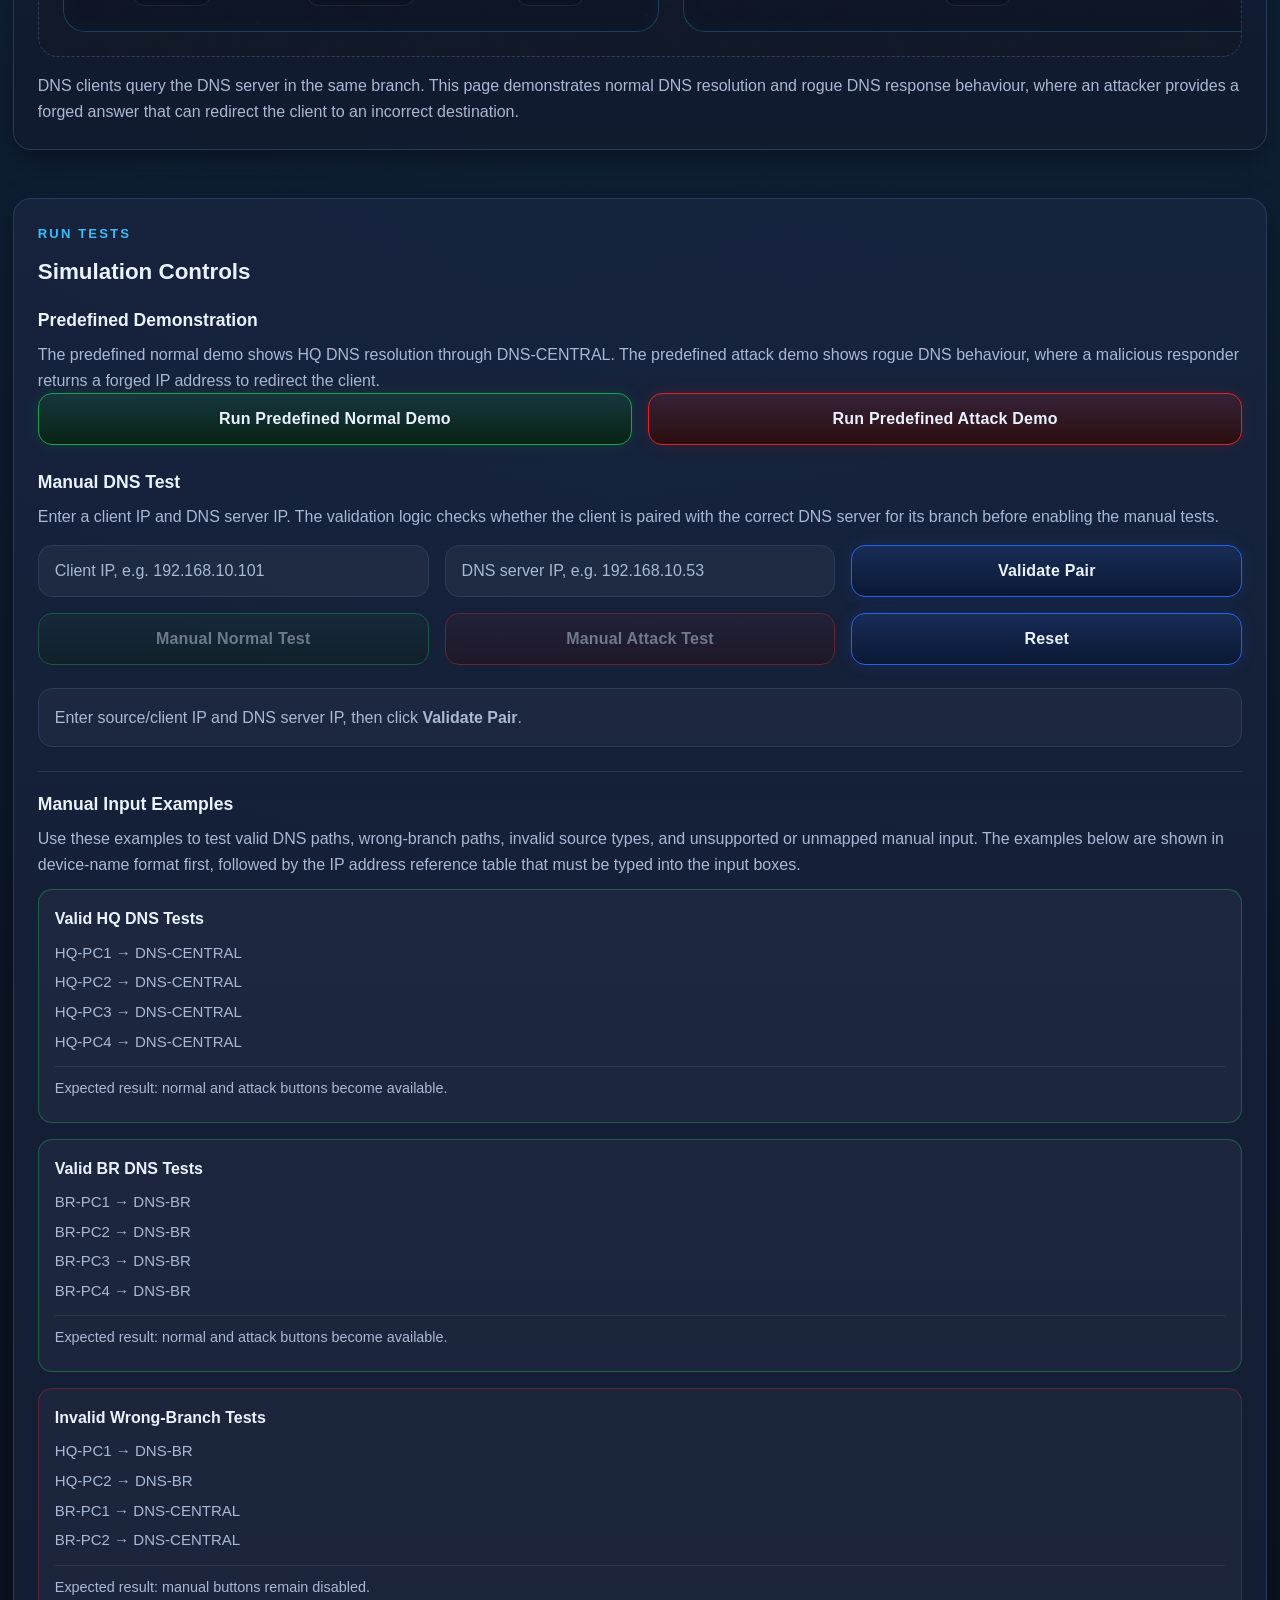
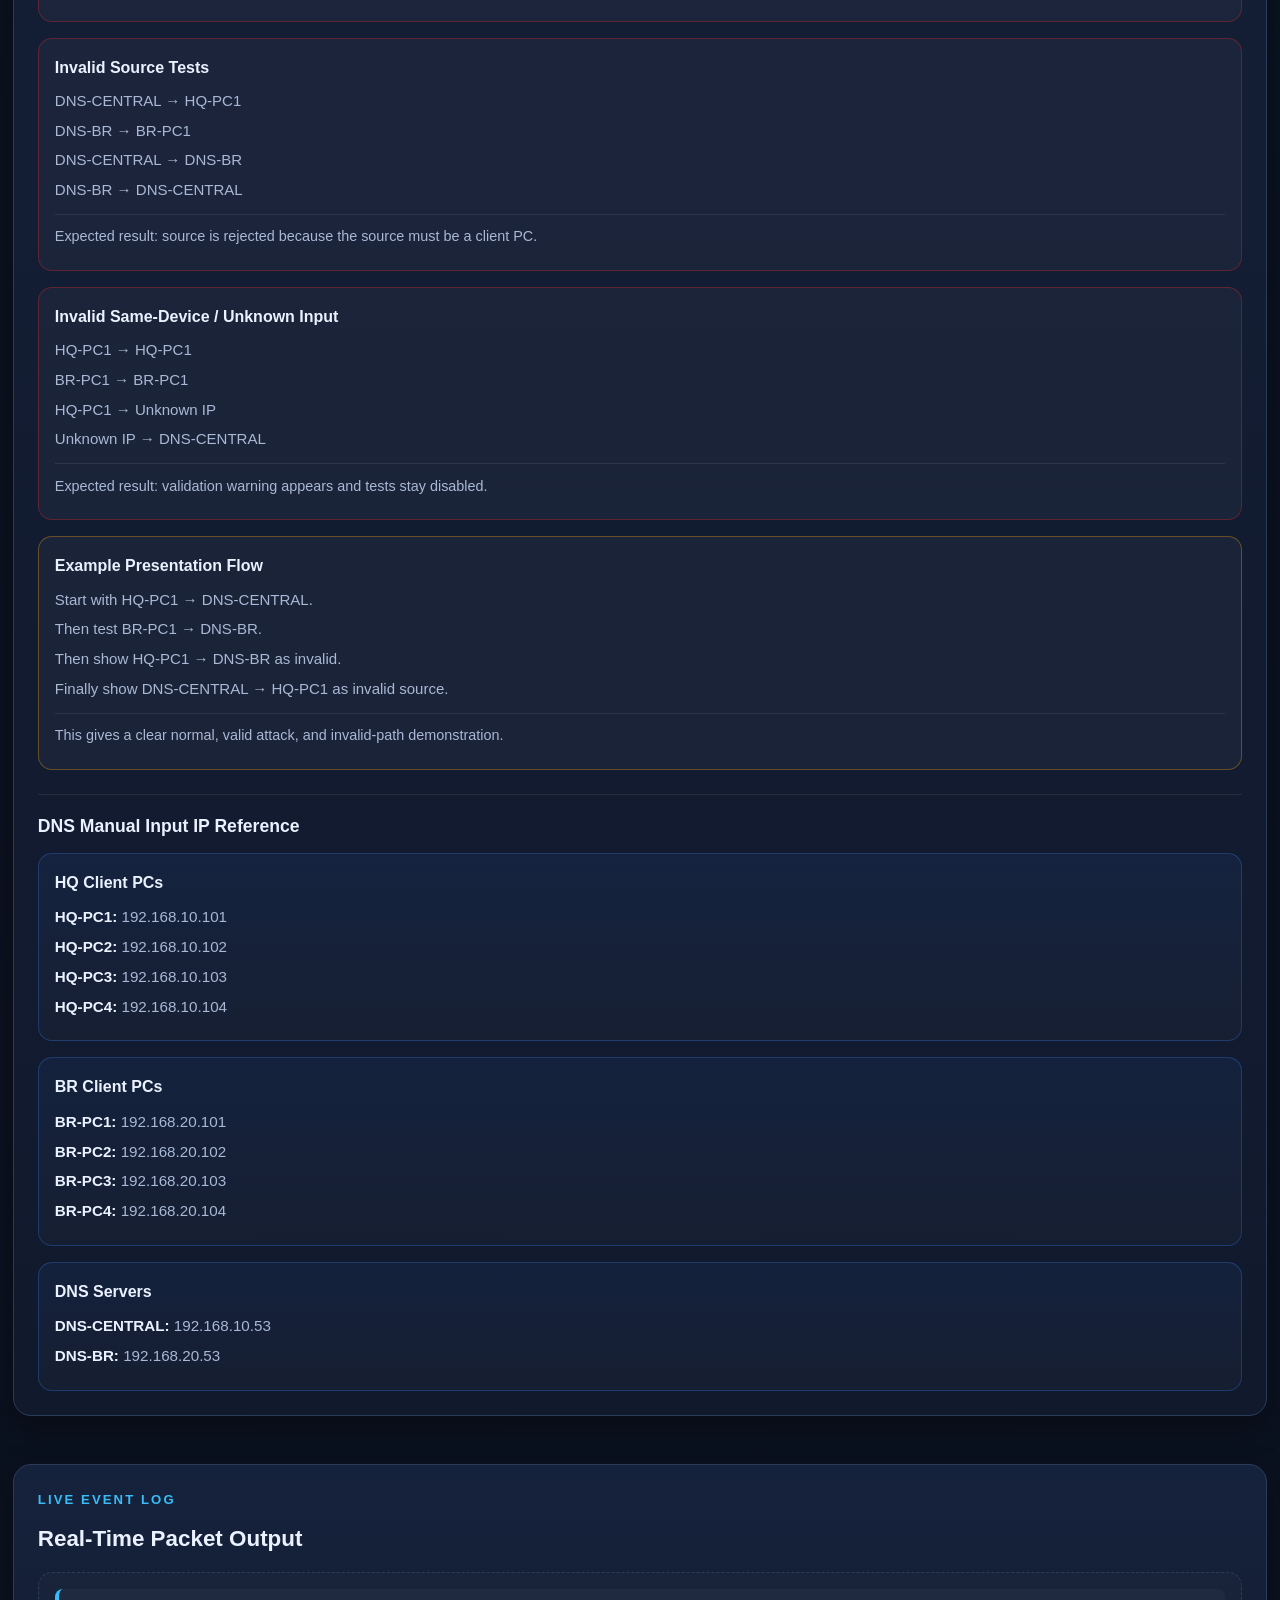
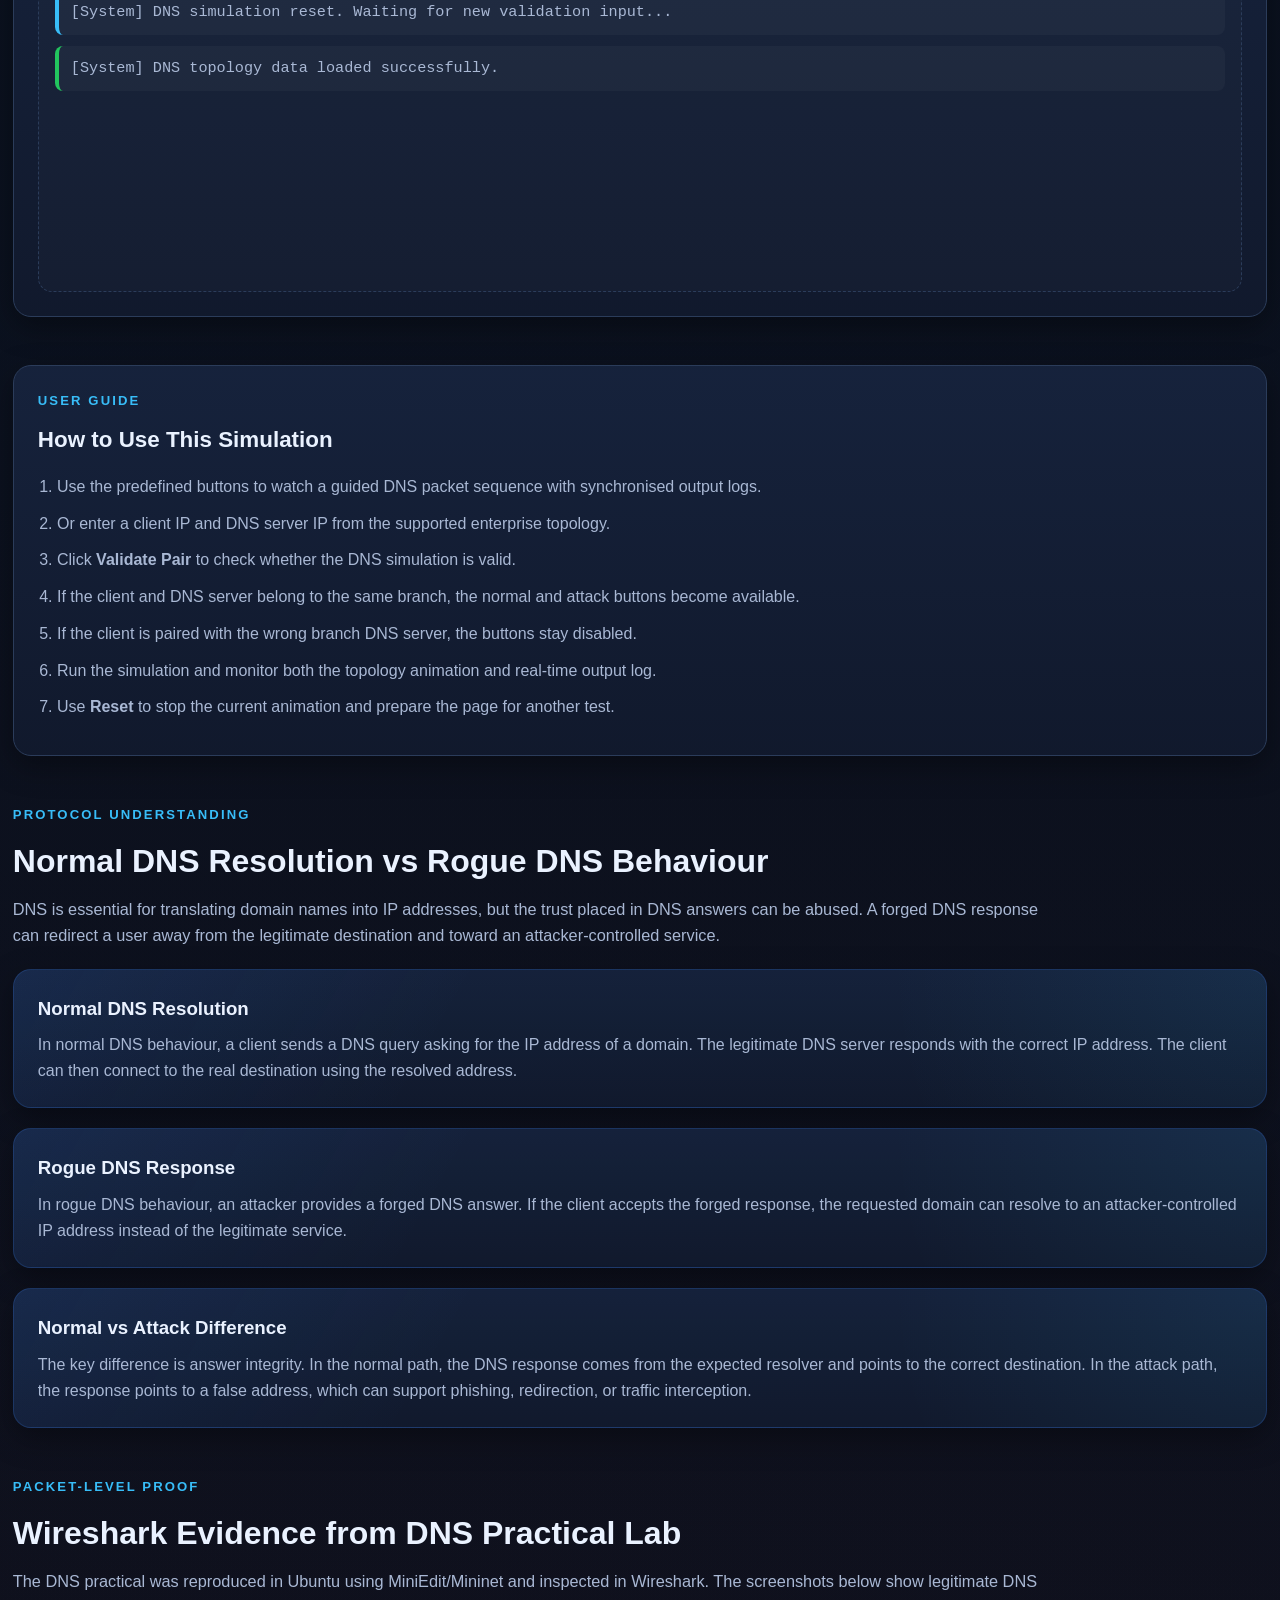
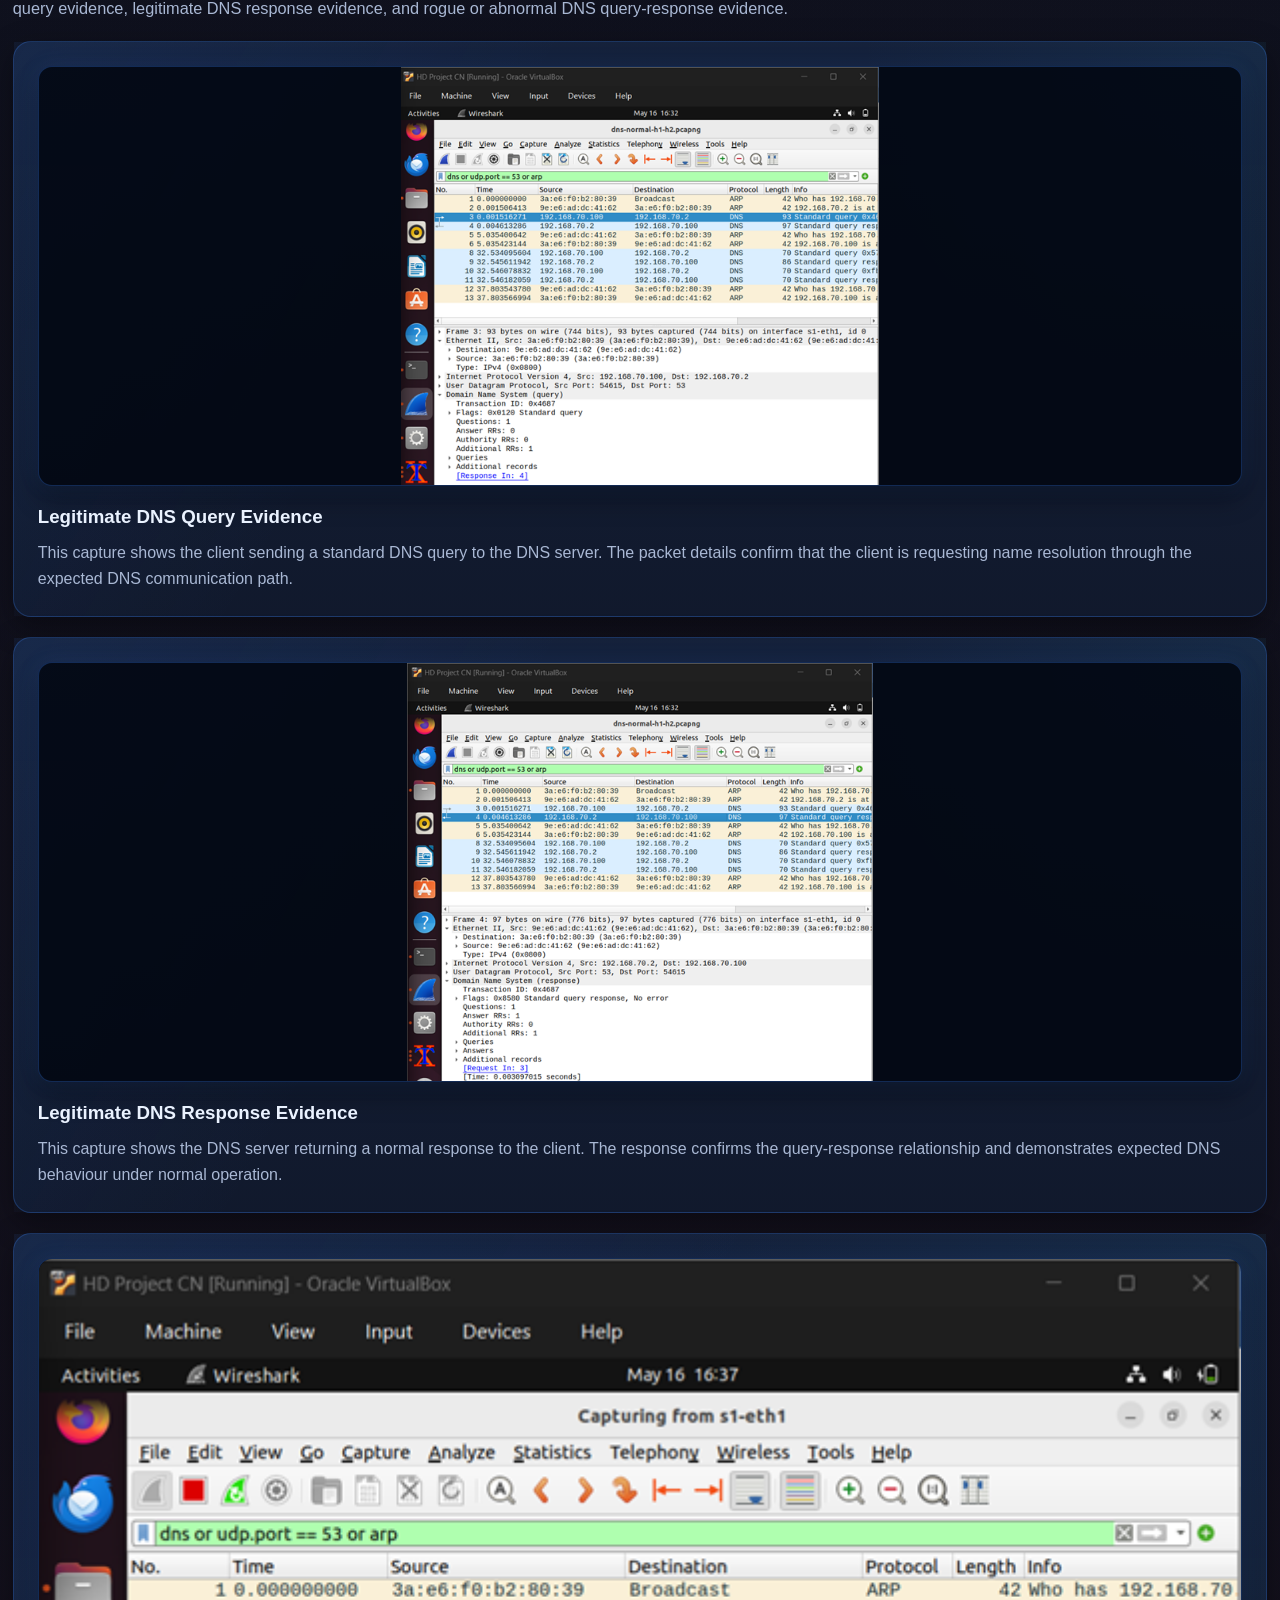
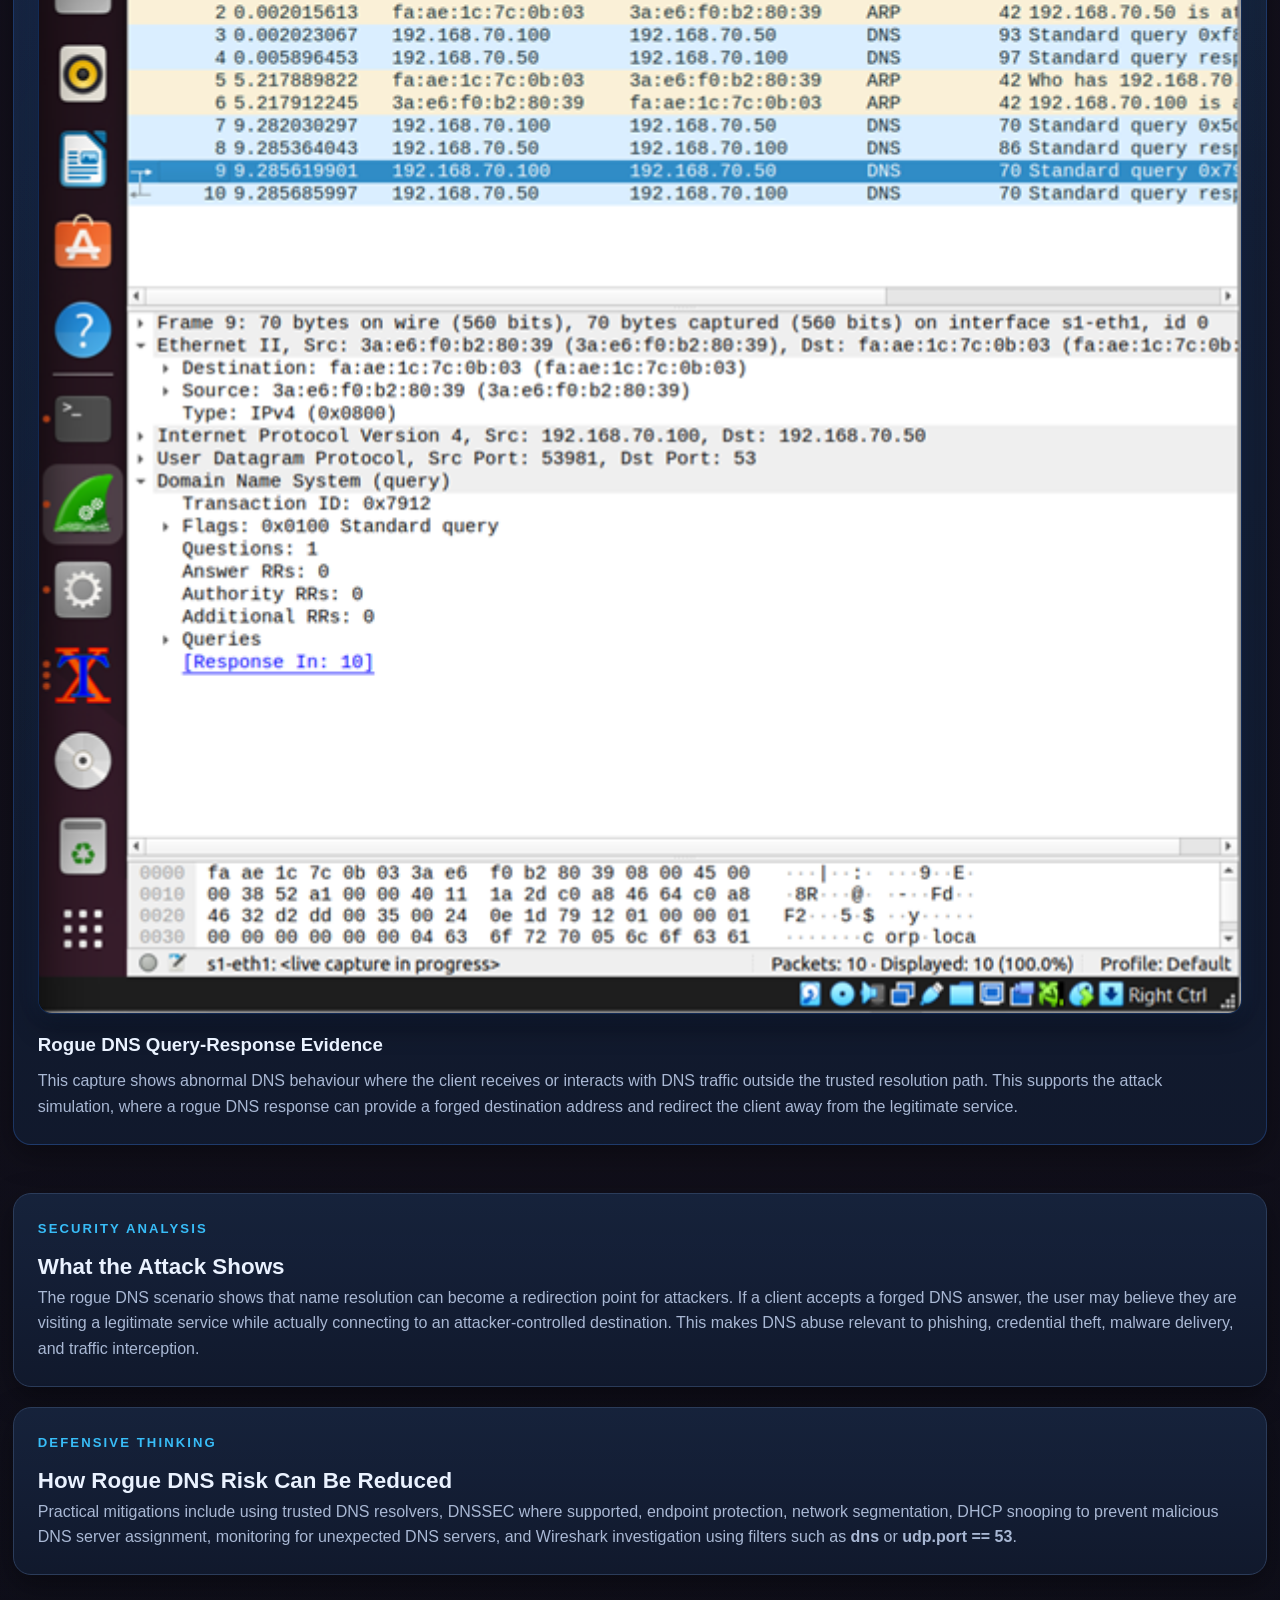
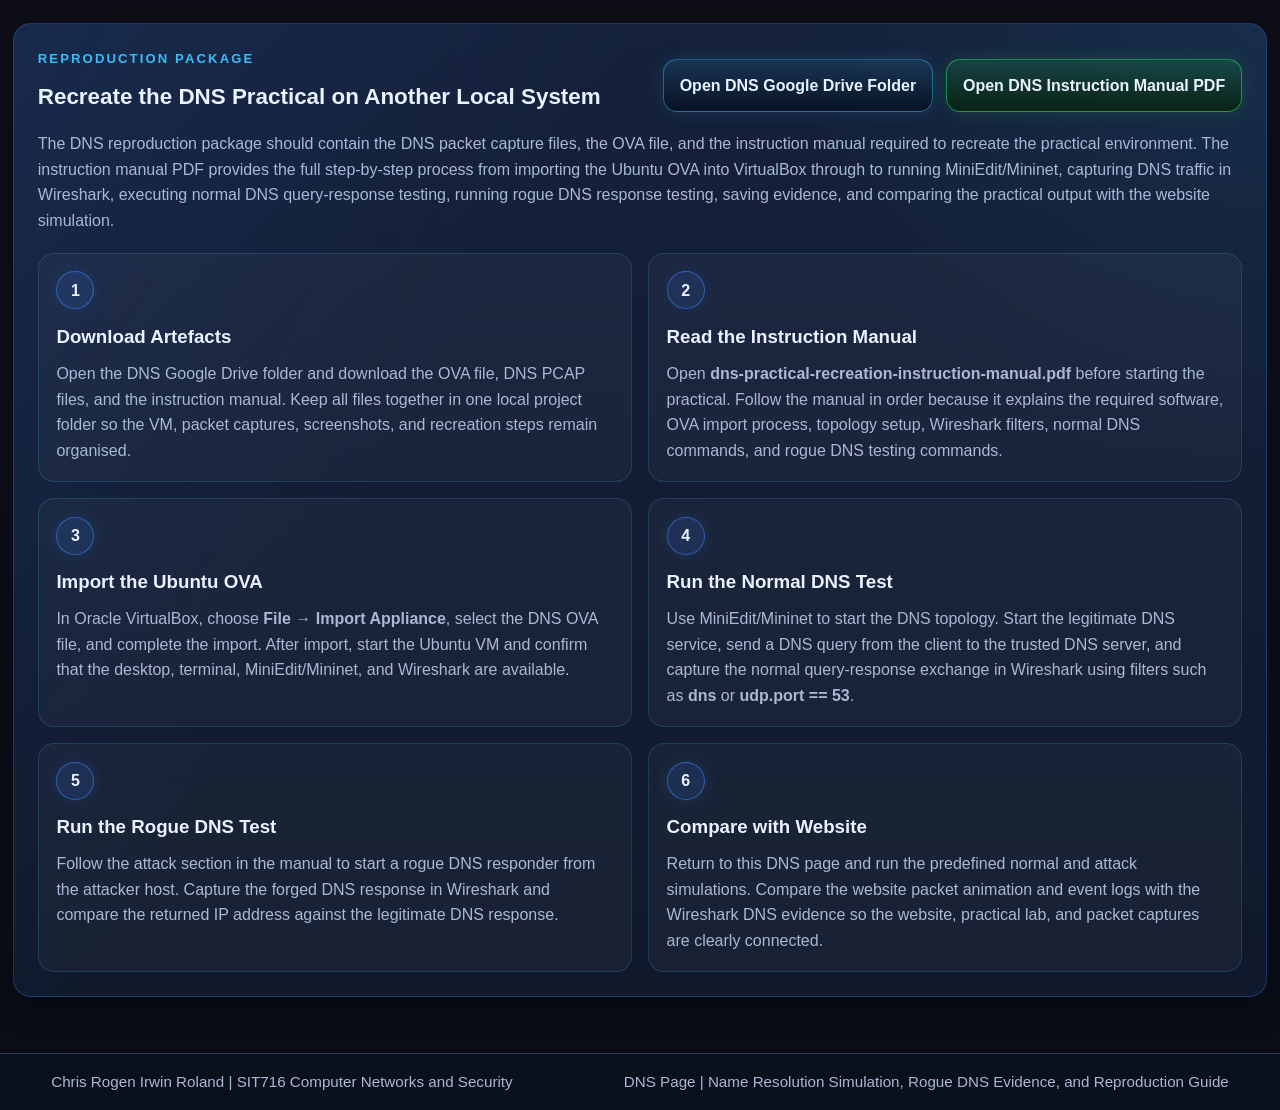
<file: Enterprise Network Protocol Behaviour Under Normal and Attack Conditions/website/dns.html>
<!DOCTYPE html>
<html lang="en">
<head>
  <meta charset="UTF-8" />
  <meta name="viewport" content="width=device-width, initial-scale=1.0" />
  <title>DNS Simulation | Interactive Enterprise Network Protocol Simulator</title>
  <link rel="stylesheet" href="style.css" />
</head>

<body data-page="dns">
  <header class="site-header">
    <div class="container header-content">
      <div class="branding">
        <h1>DNS Protocol Simulation</h1>
        <p>
          Visualising DNS name resolution, legitimate DNS query-response behaviour,
          rogue DNS response attacks, Wireshark evidence, and practical reproduction guidance
          for the SIT716 HD Plus project.
        </p>
      </div>
      <div class="header-badge">Protocol Page</div>
    </div>
  </header>

  <nav class="site-nav">
    <div class="container nav-content">
      <a href="index.html" class="nav-link">Home</a>
      <a href="arp.html" class="nav-link nav-arp">ARP</a>
      <a href="dhcp.html" class="nav-link nav-dhcp">DHCP</a>
      <a href="dns.html" class="nav-link nav-dns active">DNS</a>
      <a href="index.html#ospf-future-work" class="nav-link nav-ospf">OSPF Future Work</a>
    </div>
  </nav>

  <main>
    <!-- DNS HERO -->
    <section class="protocol-hero-section dns-landing-section">
      <div class="container container-wide">
        <div class="dns-hero-grid">
          <div class="panel dns-hero-content">
            <p class="eyebrow-text">DNS Resolution + Rogue DNS + Wireshark Evidence</p>
            <h2>Domain Name Resolution Under Normal and Rogue Response Conditions</h2>

            <p class="hero-lead">
              Domain Name System is used to translate human-readable domain names into IP addresses.
              This DNS page demonstrates how a client sends a query to a legitimate DNS server and
              receives a trusted response. It also demonstrates how a rogue DNS responder can return
              a forged answer that redirects the client to an incorrect or malicious destination.
            </p>

            <p>
              The DNS page connects the interactive website simulation with Ubuntu MiniEdit/Mininet
              practical testing and Wireshark packet evidence. The simulator shows packet movement,
              validation messages, and event logs, while the evidence section shows legitimate DNS
              query behaviour, legitimate DNS response behaviour, and rogue DNS query-response
              behaviour captured during the practical lab.
            </p>

            <div class="home-badge-row">
              <span class="home-pill pill-dns">DNS Query</span>
              <span class="home-pill pill-dns">DNS Response</span>
              <span class="home-pill pill-evidence">Rogue DNS</span>
              <span class="home-pill pill-evidence">Forged Response</span>
              <span class="home-pill pill-evidence">Traffic Redirection</span>
            </div>

            <div class="home-cta-row">
              <a href="#dns-simulator" class="home-cta primary-cta">Open DNS Simulator</a>
              <a href="#dns-evidence" class="home-cta">View Evidence</a>
              <a href="#dns-recreate" class="home-cta">Recreate Lab</a>
            </div>
          </div>

          <div class="panel dns-hero-image-card">
            <img
              src="assets/images/dns-hero-evidence.png"
              alt="DNS normal resolution and rogue DNS spoofing evidence illustration"
              class="dns-hero-image"
            />
            <p class="image-caption">
              Figure DNS-1. DNS normal query-response behaviour and rogue DNS response behaviour,
              showing legitimate resolution and forged redirection.
            </p>
          </div>
        </div>
      </div>
    </section>

    <!-- DNS SUMMARY -->
    <section class="home-section">
      <div class="container container-wide">
        <div class="dns-summary-grid">
          <article class="panel dns-summary-card">
            <h2>What DNS Does</h2>
            <p>
              DNS resolves domain names into IP addresses so users and applications can access
              services without remembering numeric addresses. In normal behaviour, a client sends a
              query to a trusted DNS server, and the DNS server replies with the correct IP address
              for the requested domain.
            </p>
          </article>

          <article class="panel dns-summary-card">
            <h2>Why DNS Can Be Attacked</h2>
            <p>
              DNS can be abused when a rogue responder provides a forged answer before or instead of
              the legitimate DNS response. If the client accepts the forged answer, it may connect to
              an attacker-controlled IP address. This can support phishing, redirection, traffic
              interception, or malware delivery.
            </p>
          </article>

          <article class="panel dns-summary-card">
            <h2>How This Page Proves It</h2>
            <p>
              The page demonstrates DNS using visual packet animation, validation logic, event logs,
              and Wireshark evidence. Normal behaviour shows a client query and legitimate server
              response. Attack behaviour shows the client being influenced by a rogue DNS response
              that returns a fake destination address.
            </p>
          </article>
        </div>
      </div>
    </section>

    <!-- TOPOLOGY -->
    <section class="topology-section" id="dns-simulator">
      <div class="container container-wide">
        <div class="panel topology-panel">
          <div class="panel-heading">
            <div>
              <p class="eyebrow-text">Interactive Simulator</p>
              <h2>Enterprise Topology</h2>
            </div>
            <span class="protocol-badge protocol-badge-dns">DNS</span>
          </div>

          <div class="topology-shell" id="topologyShell">
            <img src="assets/images/topology-bg.png" alt="Topology background" class="topology-bg" />
            <div id="packetLayer" class="packet-layer"></div>

            <div class="topology-backbone">
              <svg class="backbone-svg" viewBox="0 0 1000 340" preserveAspectRatio="none" aria-hidden="true">
                <line x1="470" y1="42" x2="360" y2="120" class="net-line" id="wan-r2" />
                <line x1="530" y1="42" x2="650" y2="125" class="net-line" id="wan-r3" />
                <line x1="370" y1="135" x2="630" y2="135" class="net-line" id="r2-r3" />
                <line x1="330" y1="150" x2="270" y2="235" class="net-line" id="r2-r1" />
                <line x1="675" y1="150" x2="735" y2="235" class="net-line" id="r3-r4" />
                <line x1="360" y1="150" x2="720" y2="247" class="net-line soft-line" id="r2-r4" />
                <line x1="650" y1="145" x2="280" y2="248" class="net-line soft-line" id="r3-r1" />
              </svg>

              <div class="backbone-node cloud-node">
                <img src="assets/icons/wan-cloud.png" alt="ISP WAN Cloud" class="icon cloud-icon" />
                <span class="node-chip" id="wan-cloud">ISP / WAN Cloud</span>
              </div>

              <div class="backbone-node r2-node">
                <img src="assets/icons/router.png" alt="R2-WAN-A" class="icon router-icon" />
                <span class="node-chip" id="r2-router">R2-WAN-A</span>
              </div>

              <div class="backbone-node r3-node">
                <img src="assets/icons/router.png" alt="R3-WAN-B" class="icon router-icon" />
                <span class="node-chip" id="r3-router">R3-WAN-B</span>
              </div>

              <div class="backbone-node r1-node">
                <img src="assets/icons/router.png" alt="R1-HQ" class="icon router-icon" />
                <span class="node-chip" id="r1-router">R1-HQ</span>
              </div>

              <div class="backbone-node r4-node">
                <img src="assets/icons/router.png" alt="R4-BR" class="icon router-icon" />
                <span class="node-chip" id="r4-router">R4-BR</span>
              </div>
            </div>

            <svg class="branch-svg" viewBox="0 0 1000 700" preserveAspectRatio="none" aria-hidden="true">
              <line x1="245" y1="230" x2="145" y2="355" class="net-line branch-line" id="r1-sw1" />
              <line x1="270" y1="230" x2="365" y2="355" class="net-line branch-line" id="r1-sw2" />
              <line x1="735" y1="230" x2="640" y2="355" class="net-line branch-line" id="r4-sw1" />
              <line x1="750" y1="230" x2="855" y2="355" class="net-line branch-line" id="r4-sw2" />

              <line x1="255" y1="230" x2="252" y2="520" class="net-line branch-line" id="r1-dnshq" />
              <line x1="745" y1="230" x2="747" y2="520" class="net-line branch-line" id="r4-dnsbr" />
            </svg>

            <div class="branches-grid">
              <section class="branch-card">
                <h3 class="branch-title">HQ LAN</h3>

                <div class="switch-grid">
                  <div class="switch-card">
                    <div class="switch-card-layout">
                      <svg class="switch-svg" viewBox="0 0 300 210" preserveAspectRatio="none" aria-hidden="true">
                        <line x1="150" y1="58" x2="150" y2="88" class="net-line local-line" id="hq1-up" />
                        <line x1="45" y1="88" x2="255" y2="88" class="net-line local-line" id="hq1-bus" />
                        <line x1="45" y1="88" x2="45" y2="124" class="net-line local-line" id="hq1-pc1" />
                        <line x1="150" y1="88" x2="150" y2="124" class="net-line local-line" id="hq1-pc2" />
                        <line x1="255" y1="88" x2="255" y2="124" class="net-line local-line" id="hq1-att1" />
                      </svg>

                      <div class="switch-head">
                        <img src="assets/icons/switch.png" alt="SW-HQ-1" class="icon switch-icon" />
                        <span class="node-chip">SW-HQ-1</span>
                      </div>

                      <div class="endpoint-grid endpoint-grid-3">
                        <div class="endpoint-item">
                          <img src="assets/icons/pc.png" alt="HQ-PC1" class="icon endpoint-icon" />
                          <span class="node-chip">HQ-PC1</span>
                        </div>
                        <div class="endpoint-item">
                          <img src="assets/icons/pc.png" alt="HQ-PC2" class="icon endpoint-icon" />
                          <span class="node-chip">HQ-PC2</span>
                        </div>
                        <div class="endpoint-item attacker-item">
                          <img src="assets/icons/attacker-pc.png" alt="HQ-ATT-1" class="icon endpoint-icon" />
                          <span class="node-chip">HQ-ATT-1</span>
                        </div>
                      </div>
                    </div>
                  </div>

                  <div class="switch-card">
                    <div class="switch-card-layout">
                      <svg class="switch-svg" viewBox="0 0 300 210" preserveAspectRatio="none" aria-hidden="true">
                        <line x1="150" y1="58" x2="150" y2="88" class="net-line local-line" id="hq2-up" />
                        <line x1="45" y1="88" x2="255" y2="88" class="net-line local-line" id="hq2-bus" />
                        <line x1="45" y1="88" x2="45" y2="124" class="net-line local-line" id="hq2-pc3" />
                        <line x1="150" y1="88" x2="150" y2="124" class="net-line local-line" id="hq2-pc4" />
                        <line x1="255" y1="88" x2="255" y2="124" class="net-line local-line" id="hq2-att2" />
                      </svg>

                      <div class="switch-head">
                        <img src="assets/icons/switch.png" alt="SW-HQ-2" class="icon switch-icon" />
                        <span class="node-chip">SW-HQ-2</span>
                      </div>

                      <div class="endpoint-grid endpoint-grid-3">
                        <div class="endpoint-item">
                          <img src="assets/icons/pc.png" alt="HQ-PC3" class="icon endpoint-icon" />
                          <span class="node-chip">HQ-PC3</span>
                        </div>
                        <div class="endpoint-item">
                          <img src="assets/icons/pc.png" alt="HQ-PC4" class="icon endpoint-icon" />
                          <span class="node-chip">HQ-PC4</span>
                        </div>
                        <div class="endpoint-item attacker-item">
                          <img src="assets/icons/attacker-pc.png" alt="HQ-ATT-2" class="icon endpoint-icon" />
                          <span class="node-chip">HQ-ATT-2</span>
                        </div>
                      </div>
                    </div>
                  </div>
                </div>

                <div class="service-grid service-grid-3">
                  <div class="service-item">
                    <img src="assets/icons/dhcp-server.png" alt="DHCP-HQ" class="icon server-icon" />
                    <span class="node-chip">DHCP-HQ</span>
                  </div>
                  <div class="service-item">
                    <img src="assets/icons/dns-server.png" alt="DNS-CENTRAL" class="icon server-icon" />
                    <span class="node-chip">DNS-CENTRAL</span>
                  </div>
                  <div class="service-item">
                    <img src="assets/icons/app-server.png" alt="APP-HQ" class="icon server-icon" />
                    <span class="node-chip">APP-HQ</span>
                  </div>
                </div>
              </section>

              <section class="branch-card">
                <h3 class="branch-title">BR LAN</h3>

                <div class="switch-grid">
                  <div class="switch-card">
                    <div class="switch-card-layout">
                      <svg class="switch-svg" viewBox="0 0 300 210" preserveAspectRatio="none" aria-hidden="true">
                        <line x1="150" y1="58" x2="150" y2="88" class="net-line local-line" id="br1-up" />
                        <line x1="45" y1="88" x2="255" y2="88" class="net-line local-line" id="br1-bus" />
                        <line x1="45" y1="88" x2="45" y2="124" class="net-line local-line" id="br1-pc1" />
                        <line x1="150" y1="88" x2="150" y2="124" class="net-line local-line" id="br1-pc2" />
                        <line x1="255" y1="88" x2="255" y2="124" class="net-line local-line" id="br1-att1" />
                      </svg>

                      <div class="switch-head">
                        <img src="assets/icons/switch.png" alt="SW-BR-1" class="icon switch-icon" />
                        <span class="node-chip">SW-BR-1</span>
                      </div>

                      <div class="endpoint-grid endpoint-grid-3">
                        <div class="endpoint-item">
                          <img src="assets/icons/pc.png" alt="BR-PC1" class="icon endpoint-icon" />
                          <span class="node-chip">BR-PC1</span>
                        </div>
                        <div class="endpoint-item">
                          <img src="assets/icons/pc.png" alt="BR-PC2" class="icon endpoint-icon" />
                          <span class="node-chip">BR-PC2</span>
                        </div>
                        <div class="endpoint-item attacker-item">
                          <img src="assets/icons/attacker-pc.png" alt="BR-ATT-1" class="icon endpoint-icon" />
                          <span class="node-chip">BR-ATT-1</span>
                        </div>
                      </div>
                    </div>
                  </div>

                  <div class="switch-card">
                    <div class="switch-card-layout">
                      <svg class="switch-svg" viewBox="0 0 300 210" preserveAspectRatio="none" aria-hidden="true">
                        <line x1="150" y1="58" x2="150" y2="88" class="net-line local-line" id="br2-up" />
                        <line x1="45" y1="88" x2="255" y2="88" class="net-line local-line" id="br2-bus" />
                        <line x1="45" y1="88" x2="45" y2="124" class="net-line local-line" id="br2-pc3" />
                        <line x1="150" y1="88" x2="150" y2="124" class="net-line local-line" id="br2-pc4" />
                        <line x1="255" y1="88" x2="255" y2="124" class="net-line local-line" id="br2-att2" />
                      </svg>

                      <div class="switch-head">
                        <img src="assets/icons/switch.png" alt="SW-BR-2" class="icon switch-icon" />
                        <span class="node-chip">SW-BR-2</span>
                      </div>

                      <div class="endpoint-grid endpoint-grid-3">
                        <div class="endpoint-item">
                          <img src="assets/icons/pc.png" alt="BR-PC3" class="icon endpoint-icon" />
                          <span class="node-chip">BR-PC3</span>
                        </div>
                        <div class="endpoint-item">
                          <img src="assets/icons/pc.png" alt="BR-PC4" class="icon endpoint-icon" />
                          <span class="node-chip">BR-PC4</span>
                        </div>
                        <div class="endpoint-item attacker-item">
                          <img src="assets/icons/attacker-pc.png" alt="BR-ATT-2" class="icon endpoint-icon" />
                          <span class="node-chip">BR-ATT-2</span>
                        </div>
                      </div>
                    </div>
                  </div>
                </div>

                <div class="service-grid service-grid-1">
                  <div class="service-item">
                    <img src="assets/icons/dns-server.png" alt="DNS-BR" class="icon server-icon" />
                    <span class="node-chip">DNS-BR</span>
                  </div>
                </div>
              </section>
            </div>
          </div>

          <p class="topology-note">
            DNS clients query the DNS server in the same branch. This page demonstrates normal DNS
            resolution and rogue DNS response behaviour, where an attacker provides a forged answer
            that can redirect the client to an incorrect destination.
          </p>
        </div>
      </div>
    </section>

    <!-- CONTROLS -->
    <section class="control-section">
      <div class="container container-wide">
        <div class="panel">
          <div class="panel-heading">
            <div>
              <p class="eyebrow-text">Run Tests</p>
              <h2>Simulation Controls</h2>
            </div>
          </div>

          <div class="demo-block">
            <h3 class="subsection-title">Predefined Demonstration</h3>
            <p class="demo-note">
              The predefined normal demo shows HQ DNS resolution through DNS-CENTRAL. The predefined
              attack demo shows rogue DNS behaviour, where a malicious responder returns a forged
              IP address to redirect the client.
            </p>

            <div class="demo-controls">
              <button id="predefinedNormalBtn" class="action-btn btn-normal btn-animated">
                Run Predefined Normal Demo
              </button>
              <button id="predefinedAttackBtn" class="action-btn btn-attack btn-animated">
                Run Predefined Attack Demo
              </button>
            </div>
          </div>

          <div class="manual-block">
            <h3 class="subsection-title">Manual DNS Test</h3>
            <p class="demo-note">
              Enter a client IP and DNS server IP. The validation logic checks whether the client is
              paired with the correct DNS server for its branch before enabling the manual tests.
            </p>

            <div class="control-grid">
              <input id="sourceIp" type="text" class="control-input" placeholder="Client IP, e.g. 192.168.10.101" />
              <input id="destinationIp" type="text" class="control-input" placeholder="DNS server IP, e.g. 192.168.10.53" />
              <button id="validatePairBtn" class="action-btn btn-control btn-animated">Validate Pair</button>

              <button id="manualNormalBtn" class="action-btn btn-normal btn-animated" disabled>
                Manual Normal Test
              </button>
              <button id="manualAttackBtn" class="action-btn btn-attack btn-animated" disabled>
                Manual Attack Test
              </button>
              <button id="resetSimulationBtn" class="action-btn btn-control btn-animated">Reset</button>
            </div>
          </div>

          <div id="validationStatus" class="validation-status">
            Enter source/client IP and DNS server IP, then click <strong>Validate Pair</strong>.
          </div>

          <div class="dns-test-table-wrap">
            <h3 class="subsection-title">Manual Input Examples</h3>

            <p class="demo-note">
              Use these examples to test valid DNS paths, wrong-branch paths, invalid source types,
              and unsupported or unmapped manual input. The examples below are shown in device-name
              format first, followed by the IP address reference table that must be typed into the input boxes.
            </p>

            <div class="dns-test-grid">
              <div class="dns-test-card valid-test">
                <h4>Valid HQ DNS Tests</h4>
                <p>HQ-PC1 → DNS-CENTRAL</p>
                <p>HQ-PC2 → DNS-CENTRAL</p>
                <p>HQ-PC3 → DNS-CENTRAL</p>
                <p>HQ-PC4 → DNS-CENTRAL</p>
                <p class="test-note">Expected result: normal and attack buttons become available.</p>
              </div>

              <div class="dns-test-card valid-test">
                <h4>Valid BR DNS Tests</h4>
                <p>BR-PC1 → DNS-BR</p>
                <p>BR-PC2 → DNS-BR</p>
                <p>BR-PC3 → DNS-BR</p>
                <p>BR-PC4 → DNS-BR</p>
                <p class="test-note">Expected result: normal and attack buttons become available.</p>
              </div>

              <div class="dns-test-card invalid-test">
                <h4>Invalid Wrong-Branch Tests</h4>
                <p>HQ-PC1 → DNS-BR</p>
                <p>HQ-PC2 → DNS-BR</p>
                <p>BR-PC1 → DNS-CENTRAL</p>
                <p>BR-PC2 → DNS-CENTRAL</p>
                <p class="test-note">Expected result: manual buttons remain disabled.</p>
              </div>

              <div class="dns-test-card invalid-test">
                <h4>Invalid Source Tests</h4>
                <p>DNS-CENTRAL → HQ-PC1</p>
                <p>DNS-BR → BR-PC1</p>
                <p>DNS-CENTRAL → DNS-BR</p>
                <p>DNS-BR → DNS-CENTRAL</p>
                <p class="test-note">Expected result: source is rejected because the source must be a client PC.</p>
              </div>

              <div class="dns-test-card invalid-test">
                <h4>Invalid Same-Device / Unknown Input</h4>
                <p>HQ-PC1 → HQ-PC1</p>
                <p>BR-PC1 → BR-PC1</p>
                <p>HQ-PC1 → Unknown IP</p>
                <p>Unknown IP → DNS-CENTRAL</p>
                <p class="test-note">Expected result: validation warning appears and tests stay disabled.</p>
              </div>

              <div class="dns-test-card normal-only-test">
                <h4>Example Presentation Flow</h4>
                <p>Start with HQ-PC1 → DNS-CENTRAL.</p>
                <p>Then test BR-PC1 → DNS-BR.</p>
                <p>Then show HQ-PC1 → DNS-BR as invalid.</p>
                <p>Finally show DNS-CENTRAL → HQ-PC1 as invalid source.</p>
                <p class="test-note">This gives a clear normal, valid attack, and invalid-path demonstration.</p>
              </div>
            </div>

            <div class="dns-ip-reference-wrap">
              <h3 class="subsection-title">DNS Manual Input IP Reference</h3>

              <div class="dns-ip-reference-grid">
                <div class="dns-ip-card">
                  <h4>HQ Client PCs</h4>
                  <p><strong>HQ-PC1:</strong> 192.168.10.101</p>
                  <p><strong>HQ-PC2:</strong> 192.168.10.102</p>
                  <p><strong>HQ-PC3:</strong> 192.168.10.103</p>
                  <p><strong>HQ-PC4:</strong> 192.168.10.104</p>
                </div>

                <div class="dns-ip-card">
                  <h4>BR Client PCs</h4>
                  <p><strong>BR-PC1:</strong> 192.168.20.101</p>
                  <p><strong>BR-PC2:</strong> 192.168.20.102</p>
                  <p><strong>BR-PC3:</strong> 192.168.20.103</p>
                  <p><strong>BR-PC4:</strong> 192.168.20.104</p>
                </div>

                <div class="dns-ip-card">
                  <h4>DNS Servers</h4>
                  <p><strong>DNS-CENTRAL:</strong> 192.168.10.53</p>
                  <p><strong>DNS-BR:</strong> 192.168.20.53</p>
                </div>
              </div>
            </div>
          </div>
        </div>
      </div>
    </section>
    
    <!-- OUTPUT -->
    <section class="output-section">
      <div class="container container-wide">
        <div class="panel">
          <div class="panel-heading">
            <div>
              <p class="eyebrow-text">Live Event Log</p>
              <h2>Real-Time Packet Output</h2>
            </div>
          </div>

          <div class="panel-body packet-log-panel">
            <div id="packetOutput" class="packet-output">
              <p class="log-line neutral-log">[System] Waiting for validation and simulation input...</p>
            </div>
          </div>
        </div>
      </div>
    </section>

    <!-- HOW TO USE -->
    <section class="instruction-section">
      <div class="container container-wide">
        <div class="panel">
          <div class="panel-heading">
            <div>
              <p class="eyebrow-text">User Guide</p>
              <h2>How to Use This Simulation</h2>
            </div>
          </div>

          <ol class="instruction-list">
            <li>Use the predefined buttons to watch a guided DNS packet sequence with synchronised output logs.</li>
            <li>Or enter a client IP and DNS server IP from the supported enterprise topology.</li>
            <li>Click <strong>Validate Pair</strong> to check whether the DNS simulation is valid.</li>
            <li>If the client and DNS server belong to the same branch, the normal and attack buttons become available.</li>
            <li>If the client is paired with the wrong branch DNS server, the buttons stay disabled.</li>
            <li>Run the simulation and monitor both the topology animation and real-time output log.</li>
            <li>Use <strong>Reset</strong> to stop the current animation and prepare the page for another test.</li>
          </ol>
        </div>
      </div>
    </section>

    <!-- DNS EXPLANATION -->
    <section class="explanation-section">
      <div class="container container-wide">
        <div class="section-heading-block">
          <p class="eyebrow-text">Protocol Understanding</p>
          <h2 class="section-title">Normal DNS Resolution vs Rogue DNS Behaviour</h2>
          <p class="section-intro">
            DNS is essential for translating domain names into IP addresses, but the trust placed in
            DNS answers can be abused. A forged DNS response can redirect a user away from the
            legitimate destination and toward an attacker-controlled service.
          </p>
        </div>

        <div class="dns-explanation-grid">
          <article class="panel dns-explanation-card">
            <h3>Normal DNS Resolution</h3>
            <p>
              In normal DNS behaviour, a client sends a DNS query asking for the IP address of a
              domain. The legitimate DNS server responds with the correct IP address. The client can
              then connect to the real destination using the resolved address.
            </p>
          </article>

          <article class="panel dns-explanation-card">
            <h3>Rogue DNS Response</h3>
            <p>
              In rogue DNS behaviour, an attacker provides a forged DNS answer. If the client accepts
              the forged response, the requested domain can resolve to an attacker-controlled IP
              address instead of the legitimate service.
            </p>
          </article>

          <article class="panel dns-explanation-card">
            <h3>Normal vs Attack Difference</h3>
            <p>
              The key difference is answer integrity. In the normal path, the DNS response comes from
              the expected resolver and points to the correct destination. In the attack path, the
              response points to a false address, which can support phishing, redirection, or traffic
              interception.
            </p>
          </article>
        </div>
      </div>
    </section>

    <!-- WIRESHARK EVIDENCE -->
    <section class="home-section" id="dns-evidence">
      <div class="container container-wide">
        <div class="section-heading-block">
          <p class="eyebrow-text">Packet-Level Proof</p>
          <h2 class="section-title">Wireshark Evidence from DNS Practical Lab</h2>
          <p class="section-intro">
            The DNS practical was reproduced in Ubuntu using MiniEdit/Mininet and inspected in
            Wireshark. The screenshots below show legitimate DNS query evidence, legitimate DNS
            response evidence, and rogue or abnormal DNS query-response evidence.
          </p>
        </div>

        <div class="dns-evidence-grid">
          <article class="panel dns-evidence-card">
            <img
              src="assets/images/dns-legitimate-query-evidence.png"
              alt="Wireshark legitimate DNS query evidence"
              class="dns-evidence-image"
            />
            <h3>Legitimate DNS Query Evidence</h3>
            <p>
              This capture shows the client sending a standard DNS query to the DNS server. The
              packet details confirm that the client is requesting name resolution through the
              expected DNS communication path.
            </p>
          </article>

          <article class="panel dns-evidence-card">
            <img
              src="assets/images/dns-legitimate-response-evidence.png"
              alt="Wireshark legitimate DNS response evidence"
              class="dns-evidence-image"
            />
            <h3>Legitimate DNS Response Evidence</h3>
            <p>
              This capture shows the DNS server returning a normal response to the client. The
              response confirms the query-response relationship and demonstrates expected DNS
              behaviour under normal operation.
            </p>
          </article>

          <article class="panel dns-evidence-card dns-evidence-wide">
            <img
              src="assets/images/dns-rogue-query-response-evidence.png"
              alt="Wireshark rogue DNS query and response evidence"
              class="dns-evidence-image"
            />
            <h3>Rogue DNS Query-Response Evidence</h3>
            <p>
              This capture shows abnormal DNS behaviour where the client receives or interacts with
              DNS traffic outside the trusted resolution path. This supports the attack simulation,
              where a rogue DNS response can provide a forged destination address and redirect the
              client away from the legitimate service.
            </p>
          </article>
        </div>
      </div>
    </section>

    <!-- SECURITY ANALYSIS -->
    <section class="home-section">
      <div class="container container-wide">
        <div class="dns-analysis-grid">
          <article class="panel">
            <p class="eyebrow-text">Security Analysis</p>
            <h2>What the Attack Shows</h2>
            <p>
              The rogue DNS scenario shows that name resolution can become a redirection point for
              attackers. If a client accepts a forged DNS answer, the user may believe they are
              visiting a legitimate service while actually connecting to an attacker-controlled
              destination. This makes DNS abuse relevant to phishing, credential theft, malware
              delivery, and traffic interception.
            </p>
          </article>

          <article class="panel">
            <p class="eyebrow-text">Defensive Thinking</p>
            <h2>How Rogue DNS Risk Can Be Reduced</h2>
            <p>
              Practical mitigations include using trusted DNS resolvers, DNSSEC where supported,
              endpoint protection, network segmentation, DHCP snooping to prevent malicious DNS
              server assignment, monitoring for unexpected DNS servers, and Wireshark investigation
              using filters such as <strong>dns</strong> or <strong>udp.port == 53</strong>.
            </p>
          </article>
        </div>
      </div>
    </section>

    <!-- RECREATE LAB -->
    <section class="home-section" id="dns-recreate">
      <div class="container container-wide">
        <div class="panel recreate-panel dns-recreate-panel">
          <div class="panel-heading">
            <div>
              <p class="eyebrow-text">Reproduction Package</p>
              <h2>Recreate the DNS Practical on Another Local System</h2>
            </div>

            <div class="home-cta-row">
              <a
                href="YOUR_DNS_DRIVE_LINK_HERE"
                target="_blank"
                rel="noopener noreferrer"
                class="home-cta"
              >
                Open DNS Google Drive Folder
              </a>

              <a
                href="assets/docs/dns-practical-recreation-instruction-manual.pdf"
                target="_blank"
                rel="noopener noreferrer"
                class="home-cta primary-cta"
              >
                Open DNS Instruction Manual PDF
              </a>
            </div>
          </div>

          <p>
            The DNS reproduction package should contain the DNS packet capture files, the OVA file,
            and the instruction manual required to recreate the practical environment. The instruction
            manual PDF provides the full step-by-step process from importing the Ubuntu OVA into
            VirtualBox through to running MiniEdit/Mininet, capturing DNS traffic in Wireshark,
            executing normal DNS query-response testing, running rogue DNS response testing, saving
            evidence, and comparing the practical output with the website simulation.
          </p>

          <div class="recreate-step-grid">
            <article class="recreate-step-card">
              <span class="step-number dns-step-number">1</span>
              <h3>Download Artefacts</h3>
              <p>
                Open the DNS Google Drive folder and download the OVA file, DNS PCAP files, and the
                instruction manual. Keep all files together in one local project folder so the VM,
                packet captures, screenshots, and recreation steps remain organised.
              </p>
            </article>

            <article class="recreate-step-card">
              <span class="step-number dns-step-number">2</span>
              <h3>Read the Instruction Manual</h3>
              <p>
                Open <strong>dns-practical-recreation-instruction-manual.pdf</strong> before starting
                the practical. Follow the manual in order because it explains the required software,
                OVA import process, topology setup, Wireshark filters, normal DNS commands, and rogue
                DNS testing commands.
              </p>
            </article>

            <article class="recreate-step-card">
              <span class="step-number dns-step-number">3</span>
              <h3>Import the Ubuntu OVA</h3>
              <p>
                In Oracle VirtualBox, choose <strong>File → Import Appliance</strong>, select the DNS
                OVA file, and complete the import. After import, start the Ubuntu VM and confirm that
                the desktop, terminal, MiniEdit/Mininet, and Wireshark are available.
              </p>
            </article>

            <article class="recreate-step-card">
              <span class="step-number dns-step-number">4</span>
              <h3>Run the Normal DNS Test</h3>
              <p>
                Use MiniEdit/Mininet to start the DNS topology. Start the legitimate DNS service,
                send a DNS query from the client to the trusted DNS server, and capture the normal
                query-response exchange in Wireshark using filters such as <strong>dns</strong> or
                <strong>udp.port == 53</strong>.
              </p>
            </article>

            <article class="recreate-step-card">
              <span class="step-number dns-step-number">5</span>
              <h3>Run the Rogue DNS Test</h3>
              <p>
                Follow the attack section in the manual to start a rogue DNS responder from the
                attacker host. Capture the forged DNS response in Wireshark and compare the returned
                IP address against the legitimate DNS response.
              </p>
            </article>

            <article class="recreate-step-card">
              <span class="step-number dns-step-number">6</span>
              <h3>Compare with Website</h3>
              <p>
                Return to this DNS page and run the predefined normal and attack simulations. Compare
                the website packet animation and event logs with the Wireshark DNS evidence so the
                website, practical lab, and packet captures are clearly connected.
              </p>
            </article>
          </div>
        </div>
      </div>
    </section>
  </main>

  <footer class="site-footer">
    <div class="container footer-content">
      <p>Chris Rogen Irwin Roland | SIT716 Computer Networks and Security</p>
      <p>DNS Page | Name Resolution Simulation, Rogue DNS Evidence, and Reproduction Guide</p>
    </div>
  </footer>

  <script src="dns.js"></script>
</body>
</html>
</file>
<file: Enterprise Network Protocol Behaviour Under Normal and Attack Conditions/website/style.css>
:root {
  --deep-navy: #0B1220;
  --midnight-blue: #111A2E;
  --steel-blue: #16233D;
  --slate-border: #2B3C5A;
  --ice-white: #EAF2FF;
  --soft-gray-blue: #A9B8D4;

  --arp-green: #22C55E;
  --dhcp-amber: #F59E0B;
  --dns-blue: #3B82F6;
  --ospf-red: #EF4444;

  --success-green: #16A34A;
  --attack-red: #DC2626;
  --control-blue: #2563EB;
  --warning-orange: #F97316;

  --cyan-glow: #38BDF8;
  --arp-packet: #59D1FF;
  --data-packet: #4ADE80;
  --attack-packet: #FF5D73;
  --shadow-dark: 0 10px 30px rgba(0, 0, 0, 0.35);

  --cloud-top: -1rem;
  --cloud-left: 50%;
  --r2-top: 9.0rem;
  --r2-left: 34.5%;
  --r3-top: 9.0rem;
  --r3-left: 66.5%;
  --r1-top: 17.8rem;
  --r1-left: 25.9%;
  --r4-top: 17.8rem;
  --r4-left: 74.5%;

  --wan-label-left: 125%;
  --wan-label-top: -58px;
  --r2-label-left: -25%;
  --r2-label-top: -41.5px;
  --r3-label-left: 125%;
  --r3-label-top: -44px;
  --r1-label-left: -31%;
  --r1-label-top: -41.9px;
  --r4-label-left: 105%;
  --r4-label-top: -44px;

  --switch-grid-gap: 1.4rem;
  --hq-sw1-x: 0px;
  --hq-sw1-y: 0px;
  --hq-sw2-x: 0px;
  --hq-sw2-y: 0px;
  --br-sw1-x: 0px;
  --br-sw1-y: 0px;
  --br-sw2-x: 0px;
  --br-sw2-y: 0px;
  --switch-head-gap: 1.8rem;
  --branch-grid-gap: 1.5rem;
}

* {
  margin: 0;
  padding: 0;
  box-sizing: border-box;
}

html { 
  scroll-behavior: smooth; 
}

body {
  font-family: "Segoe UI", Arial, sans-serif;
  background:
    radial-gradient(circle at top left, rgba(56, 189, 248, 0.08), transparent 30%),
    linear-gradient(180deg, var(--deep-navy), #09101d);
  color: var(--ice-white);
  line-height: 1.6;
}

a {
  color: inherit;
}

.container {
  width: min(1200px, 92%);
  margin: 0 auto;
}

.container-wide {
  width: min(1900px, 98vw);
  margin: 0 auto;
}

/* =========================================================
   HEADER AND NAVIGATION
   ========================================================= */

.site-header {
  border-bottom: 1px solid var(--slate-border);
  background: rgba(17, 26, 46, 0.85);
  backdrop-filter: blur(8px);
}

.header-content {
  display: flex;
  justify-content: space-between;
  align-items: center;
  gap: 1.5rem;
  padding: 1.5rem 0;
}

.branding h1 {
  color: var(--ice-white);
  font-size: 2rem;
  margin-bottom: 0.5rem;
}

.branding p {
  color: var(--soft-gray-blue);
  max-width: 900px;
}

.header-badge {
  white-space: nowrap;
  padding: 0.7rem 1rem;
  border: 1px solid var(--cyan-glow);
  border-radius: 999px;
  color: var(--ice-white);
  background: rgba(56, 189, 248, 0.08);
  box-shadow: 0 0 16px rgba(56, 189, 248, 0.18);
}

.site-nav {
  position: sticky;
  top: 0;
  z-index: 20;
  background: rgba(11, 18, 32, 0.92);
  border-bottom: 1px solid var(--slate-border);
  backdrop-filter: blur(8px);
}

.nav-content {
  display: flex;
  gap: 0.75rem;
  flex-wrap: wrap;
  padding: 0.9rem 0;
}

.nav-link {
  text-decoration: none;
  color: var(--soft-gray-blue);
  padding: 0.65rem 1rem;
  border: 1px solid transparent;
  border-radius: 10px;
  transition: 0.25s ease;
}

.nav-link:hover,
.nav-link.active {
  color: var(--ice-white);
  border-color: var(--cyan-glow);
  background: rgba(56, 189, 248, 0.08);
  box-shadow: 0 0 14px rgba(56, 189, 248, 0.15);
}

.nav-arp:hover { border-color: var(--arp-green); }
.nav-dhcp:hover { border-color: var(--dhcp-amber); }
.nav-dns:hover { border-color: var(--dns-blue); }
.nav-ospf:hover { border-color: var(--ospf-red); }

/* =========================================================
   SHARED PANELS AND SECTIONS
   ========================================================= */

.protocol-hero-section,
.topology-section,
.control-section,
.output-section,
.instruction-section,
.explanation-section {
  padding: 1.5rem 0;
}

.panel {
  background: linear-gradient(180deg, rgba(22, 35, 61, 0.95), rgba(17, 26, 46, 0.92));
  border: 1px solid var(--slate-border);
  border-radius: 18px;
  padding: 1.5rem;
  box-shadow: var(--shadow-dark);
}

.panel h2 {
  color: var(--ice-white);
  font-size: 1.4rem;
}

.panel h3 {
  color: var(--ice-white);
}

.panel p,
.section-subtext,
.demo-note,
.topology-note,
.instruction-list,
.validation-status {
  color: var(--soft-gray-blue);
}

.panel-heading {
  display: flex;
  justify-content: space-between;
  align-items: center;
  gap: 1rem;
  margin-bottom: 1rem;
}

/* =========================================================
   PROTOCOL BADGES
   ========================================================= */

.protocol-badge {
  padding: 0.45rem 0.85rem;
  border-radius: 999px;
  font-weight: 600;
  border: 1px solid transparent;
  white-space: nowrap;
}

.protocol-badge-arp {
  color: var(--ice-white);
  background: rgba(34, 197, 94, 0.12);
  border-color: var(--arp-green);
  box-shadow: 0 0 14px rgba(34, 197, 94, 0.15);
}

.protocol-badge-dhcp {
  color: var(--ice-white);
  background: rgba(245, 158, 11, 0.12);
  border-color: var(--dhcp-amber);
  box-shadow: 0 0 14px rgba(245, 158, 11, 0.18);
}

.protocol-badge-dns {
  color: var(--ice-white);
  background: rgba(59, 130, 246, 0.12);
  border-color: var(--dns-blue);
  box-shadow: 0 0 14px rgba(59, 130, 246, 0.2);
}

/* =========================================================
   TOPOLOGY
   ========================================================= */

.topology-panel { 
  overflow: hidden; 
}

.topology-shell {
  position: relative;
  min-height: calc(100vh - 140px);
  border: 1px dashed var(--slate-border);
  border-radius: 20px;
  overflow: hidden;
  background: rgba(255, 255, 255, 0.02);
}

.topology-bg {
  position: absolute;
  inset: 0;
  width: 100%;
  height: 100%;
  object-fit: cover;
  opacity: 0.35;
  pointer-events: none;
}

.packet-layer {
  position: absolute;
  inset: 0;
  z-index: 10;
  pointer-events: none;
}

.packet {
  position: absolute;
  width: 22px;
  height: 22px;
  border-radius: 999px;
  transform: translate(-50%, -50%);
  display: flex;
  align-items: center;
  justify-content: center;
  font-size: 8px;
  font-weight: 700;
  color: #03111f;
  opacity: 0;
  border: 1px solid rgba(255,255,255,0.45);
  box-shadow: 0 0 12px rgba(255,255,255,0.2);
}

.packet.show { 
  opacity: 1; 
}

.packet-arp {
  background: var(--arp-packet);
  box-shadow: 0 0 14px rgba(89, 209, 255, 0.7);
}

.packet-data {
  background: var(--data-packet);
  box-shadow: 0 0 14px rgba(74, 222, 128, 0.7);
}

.packet-attack {
  background: var(--attack-packet);
  color: #fff;
  box-shadow: 0 0 14px rgba(255, 93, 115, 0.7);
}

.packet-dhcp {
  background: var(--dhcp-amber);
  color: #101010;
  box-shadow: 0 0 14px rgba(245, 158, 11, 0.7);
}

.packet-dns {
  background: var(--dns-blue);
  color: #ffffff;
  box-shadow: 0 0 14px rgba(59, 130, 246, 0.7);
}

.topology-backbone {
  position: relative;
  height: 36vh;
  min-height: 340px;
}

.backbone-svg,
.branch-svg {
  position: absolute;
  inset: 0;
  width: 100%;
  height: 100%;
  pointer-events: none;
}

.backbone-svg { z-index: 1; }
.branch-svg { z-index: 2; }

.net-line {
  stroke: rgba(56, 189, 248, 0.95);
  stroke-width: 4;
  stroke-linecap: round;
  filter: drop-shadow(0 0 6px rgba(56, 189, 248, 0.35));
  transition: stroke 0.25s ease, stroke-width 0.25s ease, filter 0.25s ease, opacity 0.25s ease;
}

.soft-line { opacity: 0.55; }

.branch-line,
.local-line {
  stroke-width: 4;
  opacity: 0.95;
}

.line-arp {
  stroke: var(--arp-packet) !important;
  stroke-width: 6 !important;
  filter: drop-shadow(0 0 12px rgba(89, 209, 255, 0.9)) !important;
}

.line-data {
  stroke: var(--data-packet) !important;
  stroke-width: 6 !important;
  filter: drop-shadow(0 0 12px rgba(74, 222, 128, 0.9)) !important;
}

.line-attack {
  stroke: var(--attack-packet) !important;
  stroke-width: 6 !important;
  filter: drop-shadow(0 0 12px rgba(255, 93, 115, 0.9)) !important;
}

.line-dhcp {
  stroke: var(--dhcp-amber) !important;
  stroke-width: 6 !important;
  filter: drop-shadow(0 0 12px rgba(245, 158, 11, 0.9)) !important;
}

.line-dns {
  stroke: var(--dns-blue) !important;
  stroke-width: 6 !important;
  filter: drop-shadow(0 0 12px rgba(59, 130, 246, 0.9)) !important;
}

/* =========================================================
   NETWORK NODES
   ========================================================= */

.backbone-node {
  position: absolute;
  display: flex;
  flex-direction: column;
  align-items: center;
  z-index: 3;
}

.cloud-node { top: var(--cloud-top); left: var(--cloud-left); transform: translateX(-50%); }
.r2-node { top: var(--r2-top); left: var(--r2-left); transform: translateX(-50%); }
.r3-node { top: var(--r3-top); left: var(--r3-left); transform: translateX(-50%); }
.r1-node { top: var(--r1-top); left: var(--r1-left); transform: translateX(-50%); }
.r4-node { top: var(--r4-top); left: var(--r4-left); transform: translateX(-50%); }

.icon {
  display: block;
  user-select: none;
  pointer-events: none;
}

.cloud-icon { width: 120px; }
.router-icon { width: 72px; }
.switch-icon { width: 78px; }
.endpoint-icon { width: 56px; }
.server-icon { width: 62px; }

.node-chip {
  margin-top: 0.38rem;
  padding: 0.22rem 0.55rem;
  font-size: 0.78rem;
  line-height: 1.2;
  color: var(--ice-white);
  background: rgba(11, 18, 32, 0.84);
  border: 1px solid rgba(255, 255, 255, 0.08);
  border-radius: 999px;
  white-space: nowrap;
  position: relative;
}

#wan-cloud { left: var(--wan-label-left); top: var(--wan-label-top); transform: translateX(-50%); }
#r2-router { left: var(--r2-label-left); top: var(--r2-label-top); transform: translateX(-50%); }
#r3-router { left: var(--r3-label-left); top: var(--r3-label-top); transform: translateX(-50%); }
#r1-router { left: var(--r1-label-left); top: var(--r1-label-top); transform: translateX(-50%); }
#r4-router { left: var(--r4-label-left); top: var(--r4-label-top); transform: translateX(-50%); }

.branches-grid {
  display: grid;
  grid-template-columns: 1fr 1fr;
  gap: var(--branch-grid-gap);
  padding: 0 1.5rem 1.5rem;
}

.branch-card {
  position: relative;
  min-height: 34vh;
  padding: 4.5rem 1.4rem 1.6rem;
  border: 1px solid rgba(56, 189, 248, 0.26);
  border-radius: 22px;
  background: rgba(9, 16, 29, 0.24);
  box-shadow: inset 0 0 24px rgba(56, 189, 248, 0.04);
}

.branch-title {
  position: absolute;
  top: 1rem;
  left: 1.3rem;
  font-size: 1.65rem;
  font-weight: 700;
  color: var(--ice-white);
}

.switch-grid {
  display: grid;
  grid-template-columns: 1fr 1fr;
  gap: var(--switch-grid-gap);
  margin-bottom: 2rem;
}

.switch-card {
  position: relative;
  min-height: 230px;
  padding: 1rem 0.9rem 1rem;
  border: 1px solid rgba(255, 255, 255, 0.06);
  border-radius: 18px;
  background: rgba(255, 255, 255, 0.02);
}

.branch-card:first-child .switch-card:nth-child(1) { left: var(--hq-sw1-x); top: var(--hq-sw1-y); }
.branch-card:first-child .switch-card:nth-child(2) { left: var(--hq-sw2-x); top: var(--hq-sw2-y); }
.branch-card:last-child .switch-card:nth-child(1) { left: var(--br-sw1-x); top: var(--br-sw1-y); }
.branch-card:last-child .switch-card:nth-child(2) { left: var(--br-sw2-x); top: var(--br-sw2-y); }

.switch-card-layout {
  position: relative;
  min-height: 190px;
}

.switch-svg {
  position: absolute;
  inset: 0;
  width: 100%;
  height: 100%;
  pointer-events: none;
  z-index: 1;
}

.switch-head {
  position: relative;
  display: flex;
  flex-direction: column;
  align-items: center;
  margin-bottom: var(--switch-head-gap);
  z-index: 2;
}

.endpoint-grid {
  position: relative;
  display: grid;
  gap: 0.75rem;
  padding-top: 1rem;
  z-index: 2;
}

.endpoint-grid-3 {
  grid-template-columns: repeat(3, 1fr);
}

.endpoint-item {
  position: relative;
  display: flex;
  flex-direction: column;
  align-items: center;
}

.attacker-item .node-chip {
  border-color: rgba(220, 38, 38, 0.45);
  box-shadow: 0 0 10px rgba(220, 38, 38, 0.16);
}

.service-grid {
  display: grid;
  gap: 1.1rem;
  padding-top: 1.1rem;
  border-top: 1px solid rgba(255, 255, 255, 0.08);
}

.service-grid-3 { 
  grid-template-columns: repeat(3, 1fr); 
}

.service-grid-1 {
  grid-template-columns: 1fr;
  max-width: 180px;
  margin: 0 auto;
}

.service-item {
  display: flex;
  flex-direction: column;
  align-items: center;
}

.topology-note { 
  margin-top: 1rem; 
}

/* =========================================================
   CONTROL PANELS AND OUTPUT
   ========================================================= */

.panel-body {
  border: 1px dashed var(--slate-border);
  border-radius: 14px;
  padding: 1rem;
  background: rgba(255, 255, 255, 0.02);
}

.packet-log-panel {
  min-height: 320px;
  display: flex;
  flex-direction: column;
  justify-content: flex-start;
}

.packet-output {
  display: flex;
  flex-direction: column;
  gap: 0.7rem;
  font-family: Consolas, monospace;
  font-size: 0.95rem;
  color: var(--ice-white);
}

.log-line {
  padding: 0.65rem 0.75rem;
  border-left: 4px solid var(--cyan-glow);
  background: rgba(255, 255, 255, 0.03);
  border-radius: 8px;
}

.neutral-log { border-left-color: var(--cyan-glow); }
.success-log { border-left-color: var(--arp-green); }
.attack-log { border-left-color: var(--attack-red); }
.warning-log { border-left-color: var(--warning-orange); }

.validation-ok { border-color: rgba(34, 197, 94, 0.4); }
.validation-warn { border-color: rgba(249, 115, 22, 0.4); }

.demo-block,
.manual-block {
  margin-bottom: 1.4rem;
}

.subsection-title {
  margin-bottom: 0.5rem;
  font-size: 1.1rem;
  color: var(--ice-white);
}

.demo-controls {
  display: grid;
  grid-template-columns: 1fr 1fr;
  gap: 1rem;
}

.control-grid {
  display: grid;
  grid-template-columns: repeat(3, 1fr);
  gap: 1rem;
  margin-top: 1rem;
}

.action-btn,
.control-input {
  width: 100%;
  min-height: 52px;
  padding: 0.95rem 1rem;
  border-radius: 14px;
  font-size: 1rem;
  border: 1px solid var(--slate-border);
  outline: none;
}

.control-input {
  background: rgba(255, 255, 255, 0.04);
  color: var(--ice-white);
  transition: 0.25s ease;
}

.control-input:focus {
  border-color: var(--cyan-glow);
  box-shadow: 0 0 0 3px rgba(56, 189, 248, 0.12);
}

.control-input::placeholder {
  color: var(--soft-gray-blue);
}

.action-btn {
  position: relative;
  overflow: hidden;
  cursor: pointer;
  color: var(--ice-white);
  font-weight: 600;
  letter-spacing: 0.2px;
  background: linear-gradient(180deg, rgba(22, 35, 61, 0.95), rgba(10, 16, 29, 0.95));
  transition: transform 0.22s ease, box-shadow 0.22s ease, border-color 0.22s ease, opacity 0.22s ease;
}

.action-btn:hover:not(:disabled) {
  transform: translateY(-2px) scale(1.01);
}

.action-btn:active:not(:disabled) {
  transform: translateY(0) scale(0.99);
}

.btn-animated::before {
  content: "";
  position: absolute;
  top: 0;
  left: -120%;
  width: 70%;
  height: 100%;
  background: linear-gradient(90deg, transparent, rgba(255, 255, 255, 0.14), transparent);
  transition: left 0.6s ease;
}

.btn-animated:hover:not(:disabled)::before {
  left: 120%;
}

.btn-normal {
  border-color: var(--success-green);
  background: linear-gradient(180deg, rgba(22, 163, 74, 0.16), rgba(8, 35, 18, 0.95));
  box-shadow: 0 0 16px rgba(22, 163, 74, 0.16);
}

.btn-attack {
  border-color: var(--attack-red);
  background: linear-gradient(180deg, rgba(220, 38, 38, 0.16), rgba(45, 12, 12, 0.95));
  box-shadow: 0 0 16px rgba(220, 38, 38, 0.16);
}

.btn-control {
  border-color: var(--control-blue);
  background: linear-gradient(180deg, rgba(37, 99, 235, 0.16), rgba(10, 24, 52, 0.95));
  box-shadow: 0 0 16px rgba(37, 99, 235, 0.16);
}

.btn-normal:hover:not(:disabled) { box-shadow: 0 0 24px rgba(22, 163, 74, 0.28); }
.btn-attack:hover:not(:disabled) { box-shadow: 0 0 24px rgba(220, 38, 38, 0.28); }
.btn-control:hover:not(:disabled) { box-shadow: 0 0 24px rgba(37, 99, 235, 0.28); }

.action-btn:disabled {
  cursor: not-allowed;
  opacity: 0.42;
  transform: none !important;
  box-shadow: none !important;
  filter: grayscale(0.1);
}

.validation-status {
  margin-top: 1rem;
  padding: 1rem;
  border: 1px solid var(--slate-border);
  border-radius: 14px;
  background: rgba(255, 255, 255, 0.03);
}

.instruction-list {
  padding-left: 1.2rem;
}

.instruction-list li {
  margin-bottom: 0.7rem;
}

.explanation-grid {
  display: grid;
  grid-template-columns: 1fr 1fr;
  gap: 1.5rem;
}

/* =========================================================
   HOME PAGE
   ========================================================= */

body[data-page="home"] {
  background:
    radial-gradient(circle at 12% 8%, rgba(56, 189, 248, 0.14), transparent 28%),
    radial-gradient(circle at 88% 20%, rgba(34, 197, 94, 0.08), transparent 25%),
    radial-gradient(circle at 52% 72%, rgba(59, 130, 246, 0.08), transparent 32%),
    linear-gradient(180deg, #08111f 0%, #0b1220 45%, #070d18 100%);
  color: var(--ice-white);
}

body[data-page="home"] h1,
body[data-page="home"] h2,
body[data-page="home"] h3,
body[data-page="home"] h4 {
  color: var(--ice-white);
}

body[data-page="home"] p,
body[data-page="home"] li {
  color: var(--soft-gray-blue);
}

.home-hero-section {
  padding: 2rem 0 1.5rem;
}

.home-section {
  padding: 1.5rem 0;
}

.home-text-panel,
.home-hero-content,
.home-evidence-content,
.final-home-cta {
  position: relative;
  overflow: hidden;
}

.home-text-panel::before,
.home-hero-content::before,
.home-evidence-content::before,
.final-home-cta::before {
  content: "";
  position: absolute;
  inset: 0;
  background:
    linear-gradient(120deg, rgba(56, 189, 248, 0.08), transparent 34%),
    radial-gradient(circle at top right, rgba(34, 197, 94, 0.08), transparent 28%);
  pointer-events: none;
}

.home-text-panel > *,
.home-hero-content > *,
.home-evidence-content > *,
.final-home-cta > * {
  position: relative;
  z-index: 1;
}

.eyebrow-text {
  margin-bottom: 0.65rem;
  color: var(--cyan-glow) !important;
  font-size: 0.82rem;
  font-weight: 700;
  letter-spacing: 0.16em;
  text-transform: uppercase;
}

.section-heading-block {
  max-width: 1100px;
  margin-bottom: 1.25rem;
}

.section-title {
  font-size: 2rem;
  margin-bottom: 0.6rem;
}

.section-intro {
  max-width: 1050px;
  color: var(--soft-gray-blue);
  font-size: 1.02rem;
}

/* ---------- Home hero ---------- */

.home-hero-grid {
  display: grid;
  grid-template-columns: minmax(420px, 0.95fr) minmax(520px, 1.05fr);
  gap: 1.5rem;
  align-items: stretch;
}

.home-hero-content {
  display: flex;
  flex-direction: column;
  justify-content: center;
  min-height: 560px;
  border-color: rgba(56, 189, 248, 0.32);
}

.home-hero-content h2 {
  max-width: 900px;
  margin-bottom: 1rem;
  font-size: clamp(2rem, 3vw, 3.7rem);
  line-height: 1.08;
  letter-spacing: -0.04em;
}

.home-hero-content p {
  max-width: 920px;
  margin-bottom: 1rem;
}

.hero-lead {
  color: var(--ice-white) !important;
  font-size: 1.1rem;
}

.home-hero-image-card {
  display: flex;
  flex-direction: column;
  justify-content: space-between;
  min-height: 560px;
  overflow: hidden;
  padding: 1rem;
  border-color: rgba(56, 189, 248, 0.35);
  background: linear-gradient(180deg, rgba(22, 35, 61, 0.96), rgba(7, 13, 24, 0.96));
}

.home-hero-image,
.home-evidence-image {
  width: 100%;
  display: block;
  border-radius: 16px;
  border: 1px solid rgba(56, 189, 248, 0.28);
  box-shadow:
    0 0 28px rgba(56, 189, 248, 0.12),
    0 18px 38px rgba(0, 0, 0, 0.35);
  object-fit: cover;
}

.home-hero-image {
  min-height: 460px;
  max-height: 620px;
}

.image-caption {
  margin-top: 0.8rem;
  color: var(--soft-gray-blue) !important;
  font-size: 0.9rem;
}

/* ---------- Home badges and buttons ---------- */

.home-badge-row {
  display: flex;
  flex-wrap: wrap;
  gap: 0.75rem;
  margin: 1rem 0 1.4rem;
}

.home-pill {
  display: inline-flex;
  align-items: center;
  min-height: 36px;
  padding: 0.45rem 0.75rem;
  border-radius: 999px;
  font-size: 0.86rem;
  font-weight: 700;
  color: var(--ice-white);
  background: rgba(255, 255, 255, 0.04);
  border: 1px solid rgba(255, 255, 255, 0.1);
}

.pill-arp {
  border-color: rgba(34, 197, 94, 0.55);
  box-shadow: 0 0 14px rgba(34, 197, 94, 0.12);
}

.pill-dhcp {
  border-color: rgba(245, 158, 11, 0.55);
  box-shadow: 0 0 14px rgba(245, 158, 11, 0.12);
}

.pill-dns {
  border-color: rgba(59, 130, 246, 0.6);
  box-shadow: 0 0 14px rgba(59, 130, 246, 0.14);
}

.pill-evidence {
  border-color: rgba(56, 189, 248, 0.7);
  box-shadow: 0 0 14px rgba(56, 189, 248, 0.16);
}

.home-cta-row {
  display: flex;
  flex-wrap: wrap;
  gap: 0.8rem;
  margin-top: 0.5rem;
}

.center-cta-row {
  justify-content: center;
}

.home-cta {
  display: inline-flex;
  align-items: center;
  justify-content: center;
  min-height: 48px;
  padding: 0.8rem 1rem;
  color: var(--ice-white);
  text-decoration: none;
  font-weight: 800;
  border: 1px solid rgba(56, 189, 248, 0.45);
  border-radius: 14px;
  background: linear-gradient(180deg, rgba(56, 189, 248, 0.13), rgba(8, 18, 35, 0.92));
  box-shadow: 0 0 18px rgba(56, 189, 248, 0.13);
  transition: transform 0.22s ease, box-shadow 0.22s ease, border-color 0.22s ease;
}

.home-cta:hover {
  transform: translateY(-2px);
  border-color: var(--cyan-glow);
  box-shadow: 0 0 26px rgba(56, 189, 248, 0.25);
}

.primary-cta {
  border-color: rgba(34, 197, 94, 0.65);
  background: linear-gradient(180deg, rgba(34, 197, 94, 0.18), rgba(8, 35, 18, 0.92));
  box-shadow: 0 0 20px rgba(34, 197, 94, 0.16);
}

.primary-cta:hover {
  border-color: var(--arp-green);
  box-shadow: 0 0 28px rgba(34, 197, 94, 0.25);
}

/* ---------- Evidence section ---------- */

.home-evidence-grid {
  display: grid;
  grid-template-columns: minmax(520px, 0.95fr) minmax(560px, 1.05fr);
  gap: 1.5rem;
  align-items: stretch;
}

.home-evidence-content {
  border-color: rgba(59, 130, 246, 0.32);
}

.home-evidence-content h2 {
  margin-bottom: 0.85rem;
  font-size: clamp(1.7rem, 2.3vw, 2.7rem);
  line-height: 1.15;
}

.home-evidence-content p {
  margin-bottom: 1rem;
}

.home-evidence-image-card {
  padding: 1rem;
  overflow: hidden;
  border-color: rgba(56, 189, 248, 0.35);
}

.home-evidence-image {
  min-height: 420px;
  max-height: 560px;
}

.evidence-card-grid {
  display: grid;
  grid-template-columns: 1fr;
  gap: 0.85rem;
  margin-top: 1rem;
}

.mini-evidence-card {
  padding: 1rem;
  border: 1px solid rgba(56, 189, 248, 0.18);
  border-radius: 14px;
  background: rgba(255, 255, 255, 0.035);
}

.mini-evidence-card h3 {
  margin-bottom: 0.35rem;
  color: var(--ice-white);
  font-size: 1rem;
}

.mini-evidence-card p {
  margin-bottom: 0;
  color: var(--soft-gray-blue);
  font-size: 0.95rem;
}

/* ---------- Home protocol cards ---------- */

.home-protocol-grid {
  display: grid;
  grid-template-columns: repeat(3, 1fr);
  gap: 1.25rem;
}

.home-protocol-card,
.test-feature-card,
.ospf-future-panel {
  position: relative;
  overflow: hidden;
  border: 1px solid rgba(56, 189, 248, 0.22);
  border-radius: 18px;
  padding: 1.25rem;
  background: linear-gradient(180deg, rgba(22, 35, 61, 0.94), rgba(10, 16, 29, 0.94));
  box-shadow: var(--shadow-dark);
}

.home-protocol-card::before,
.test-feature-card::before,
.ospf-future-panel::before {
  content: "";
  position: absolute;
  inset: 0;
  opacity: 0.75;
  pointer-events: none;
}

.home-arp-card::before {
  background: radial-gradient(circle at top right, rgba(34, 197, 94, 0.13), transparent 38%);
}

.home-dhcp-card::before {
  background: radial-gradient(circle at top right, rgba(245, 158, 11, 0.13), transparent 38%);
}

.home-dns-card::before {
  background: radial-gradient(circle at top right, rgba(59, 130, 246, 0.16), transparent 38%);
}

.home-protocol-card > *,
.test-feature-card > *,
.ospf-future-panel > * {
  position: relative;
  z-index: 1;
}

.protocol-card-top {
  display: flex;
  justify-content: space-between;
  align-items: center;
  gap: 0.75rem;
  margin-bottom: 1rem;
}

.protocol-icon-dot {
  display: inline-flex;
  align-items: center;
  justify-content: center;
  min-width: 58px;
  min-height: 40px;
  padding: 0.4rem 0.65rem;
  border-radius: 999px;
  color: var(--ice-white);
  font-weight: 900;
  font-size: 0.8rem;
  letter-spacing: 0.05em;
}

.arp-dot {
  border: 1px solid var(--arp-green);
  background: rgba(34, 197, 94, 0.13);
  box-shadow: 0 0 18px rgba(34, 197, 94, 0.15);
}

.dhcp-dot {
  border: 1px solid var(--dhcp-amber);
  background: rgba(245, 158, 11, 0.13);
  box-shadow: 0 0 18px rgba(245, 158, 11, 0.15);
}

.dns-dot {
  border: 1px solid var(--dns-blue);
  background: rgba(59, 130, 246, 0.13);
  box-shadow: 0 0 18px rgba(59, 130, 246, 0.15);
}

.ospf-dot {
  border: 1px solid var(--ospf-red);
  background: rgba(239, 68, 68, 0.12);
  box-shadow: 0 0 18px rgba(239, 68, 68, 0.14);
}

.status-chip {
  display: inline-flex;
  align-items: center;
  min-height: 30px;
  padding: 0.35rem 0.65rem;
  border-radius: 999px;
  font-size: 0.78rem;
  font-weight: 800;
}

.status-complete {
  color: #dcfce7;
  border: 1px solid rgba(34, 197, 94, 0.45);
  background: rgba(34, 197, 94, 0.12);
}

.status-future {
  color: #fee2e2;
  border: 1px solid rgba(239, 68, 68, 0.45);
  background: rgba(239, 68, 68, 0.12);
}

.home-protocol-card h3 {
  margin-bottom: 0.75rem;
  color: var(--ice-white);
  font-size: 1.25rem;
  line-height: 1.25;
}

.home-protocol-card p,
.test-feature-card p,
.ospf-future-panel p {
  color: var(--soft-gray-blue);
}

.protocol-open-btn {
  display: inline-flex;
  align-items: center;
  justify-content: center;
  min-height: 42px;
  margin-top: 1rem;
  padding: 0.7rem 0.9rem;
  color: var(--ice-white);
  text-decoration: none;
  font-weight: 800;
  border: 1px solid rgba(56, 189, 248, 0.38);
  border-radius: 12px;
  background: rgba(56, 189, 248, 0.08);
  transition: transform 0.22s ease, border-color 0.22s ease, box-shadow 0.22s ease;
}

.protocol-open-btn:hover {
  transform: translateY(-2px);
  border-color: var(--cyan-glow);
  box-shadow: 0 0 20px rgba(56, 189, 248, 0.16);
}

/* ---------- OSPF future work ---------- */

.ospf-future-panel {
  border-color: rgba(239, 68, 68, 0.28);
}

.ospf-future-panel::before {
  background:
    radial-gradient(circle at top right, rgba(239, 68, 68, 0.12), transparent 32%),
    linear-gradient(120deg, rgba(239, 68, 68, 0.05), transparent 38%);
}

.ospf-future-panel h2 {
  margin-bottom: 0.75rem;
  font-size: 1.6rem;
}

/* ---------- What users can test ---------- */

.test-feature-grid {
  display: grid;
  grid-template-columns: repeat(4, 1fr);
  gap: 1.1rem;
}

.test-feature-card {
  border-color: rgba(56, 189, 248, 0.2);
}

.test-feature-card::before {
  background: radial-gradient(circle at top left, rgba(56, 189, 248, 0.12), transparent 32%);
}

.test-feature-card h3 {
  margin-bottom: 0.6rem;
  color: var(--ice-white);
  font-size: 1.08rem;
}

/* ---------- Final home CTA ---------- */

.final-home-cta-section {
  padding-bottom: 2.5rem;
}

.final-home-cta {
  text-align: center;
  border-color: rgba(34, 197, 94, 0.28);
}

.final-home-cta h2 {
  margin-bottom: 0.75rem;
  font-size: clamp(1.8rem, 2.6vw, 2.8rem);
}

.final-home-cta p {
  max-width: 1050px;
  margin: 0 auto 1rem;
}

/* =========================================================
   FOOTER
   ========================================================= */

.site-footer {
  border-top: 1px solid var(--slate-border);
  background: rgba(10, 16, 29, 0.95);
  margin-top: 2rem;
}

.footer-content {
  display: flex;
  justify-content: space-between;
  gap: 1rem;
  flex-wrap: wrap;
  padding: 1rem 0;
  color: var(--soft-gray-blue);
  font-size: 0.95rem;
}

/* =========================================================
   RESPONSIVE DESIGN
   ========================================================= */

@media (max-width: 1400px) {
  .container-wide { width: min(1700px, 98vw); }
}

@media (max-width: 1300px) {
  .home-hero-grid,
  .home-evidence-grid {
    grid-template-columns: 1fr;
  }

  .home-hero-content,
  .home-hero-image-card {
    min-height: auto;
  }

  .home-hero-image,
  .home-evidence-image {
    min-height: auto;
    max-height: none;
  }

  .home-protocol-grid {
    grid-template-columns: 1fr;
  }

  .test-feature-grid {
    grid-template-columns: repeat(2, 1fr);
  }
}

@media (max-width: 1100px) {
  .topology-shell { min-height: calc(100vh - 100px); }
  .cloud-icon { width: 112px; }
  .router-icon { width: 68px; }
  .switch-icon { width: 72px; }
  .endpoint-icon { width: 52px; }
  .server-icon { width: 58px; }
}

@media (max-width: 992px) {
  .header-content {
    flex-direction: column;
    align-items: flex-start;
  }

  .demo-controls,
  .control-grid,
  .explanation-grid,
  .branches-grid,
  .switch-grid,
  .service-grid-3 {
    grid-template-columns: 1fr;
  }

  .topology-shell { min-height: auto; }
  .topology-backbone { height: 320px; }
  .branch-svg { display: none; }
  .service-grid-1 { max-width: 220px; }
}

@media (max-width: 760px) {
  .home-hero-section,
  .home-section {
    padding: 1rem 0;
  }

  .home-hero-content h2,
  .section-title,
  .home-evidence-content h2,
  .final-home-cta h2 {
    font-size: 1.55rem;
  }

  .hero-lead {
    font-size: 1rem;
  }

  .home-cta-row {
    flex-direction: column;
  }

  .home-cta {
    width: 100%;
  }

  .home-badge-row {
    gap: 0.55rem;
  }

  .home-pill {
    width: 100%;
    justify-content: center;
  }

  .test-feature-grid {
    grid-template-columns: 1fr;
  }

  .protocol-card-top {
    flex-direction: column;
    align-items: flex-start;
  }

  .footer-content {
    text-align: center;
    justify-content: center;
  }
}

@media (max-width: 640px) {
  .branding h1 { font-size: 1.5rem; }

  .panel-heading {
    flex-direction: column;
    align-items: flex-start;
  }

  .endpoint-grid-3 { grid-template-columns: 1fr; }

  .cloud-node { top: var(--cloud-top); left: var(--cloud-left); transform: translateX(-50%); }
  .r2-node { top: var(--r2-top); left: var(--r2-left); transform: translateX(-50%); }
  .r3-node { top: var(--r3-top); left: var(--r3-left); transform: translateX(-50%); }
  .r1-node { top: var(--r1-top); left: var(--r1-left); transform: translateX(-50%); }
  .r4-node { top: var(--r4-top); left: var(--r4-left); transform: translateX(-50%); }
}
/* =========================================================
   ARP PAGE ENHANCEMENT STYLES
   Add this block at the bottom of style.css
   ========================================================= */

body[data-page="arp"] {
  background:
    radial-gradient(circle at 10% 8%, rgba(34, 197, 94, 0.12), transparent 30%),
    radial-gradient(circle at 88% 18%, rgba(56, 189, 248, 0.10), transparent 28%),
    radial-gradient(circle at 50% 80%, rgba(220, 38, 38, 0.06), transparent 34%),
    linear-gradient(180deg, #08111f 0%, #0b1220 45%, #070d18 100%);
}

.arp-landing-section {
  padding: 2rem 0 1.5rem;
}

.arp-hero-grid {
  display: grid;
  grid-template-columns: minmax(420px, 0.92fr) minmax(560px, 1.08fr);
  gap: 1.5rem;
  align-items: stretch;
}

.arp-hero-content,
.arp-hero-image-card,
.arp-summary-card,
.arp-diagram-card,
.arp-evidence-card,
.recreate-panel {
  position: relative;
  overflow: hidden;
}

.arp-hero-content::before,
.arp-summary-card::before,
.arp-diagram-card::before,
.arp-evidence-card::before,
.recreate-panel::before {
  content: "";
  position: absolute;
  inset: 0;
  background:
    linear-gradient(120deg, rgba(34, 197, 94, 0.07), transparent 35%),
    radial-gradient(circle at top right, rgba(56, 189, 248, 0.08), transparent 30%);
  pointer-events: none;
}

.arp-hero-content > *,
.arp-summary-card > *,
.arp-diagram-card > *,
.arp-evidence-card > *,
.recreate-panel > * {
  position: relative;
  z-index: 1;
}

.arp-hero-content {
  display: flex;
  flex-direction: column;
  justify-content: center;
  min-height: 560px;
  border-color: rgba(34, 197, 94, 0.35);
}

.arp-hero-content h2 {
  max-width: 950px;
  margin-bottom: 1rem;
  color: var(--ice-white);
  font-size: clamp(2rem, 3vw, 3.5rem);
  line-height: 1.08;
  letter-spacing: -0.04em;
}

.arp-hero-content p {
  max-width: 950px;
  margin-bottom: 1rem;
}

.arp-hero-image-card {
  display: flex;
  flex-direction: column;
  justify-content: space-between;
  min-height: 560px;
  padding: 1rem;
  border-color: rgba(56, 189, 248, 0.34);
  background:
    linear-gradient(180deg, rgba(22, 35, 61, 0.96), rgba(7, 13, 24, 0.96));
}

.arp-hero-image {
  width: 100%;
  min-height: 460px;
  max-height: 620px;
  display: block;
  object-fit: cover;
  border-radius: 16px;
  border: 1px solid rgba(56, 189, 248, 0.28);
  box-shadow:
    0 0 28px rgba(56, 189, 248, 0.13),
    0 18px 38px rgba(0, 0, 0, 0.35);
}

.arp-summary-grid {
  display: grid;
  grid-template-columns: repeat(3, 1fr);
  gap: 1.25rem;
}

.arp-summary-card {
  border-color: rgba(34, 197, 94, 0.24);
}

.arp-summary-card h2 {
  margin-bottom: 0.75rem;
  color: var(--ice-white);
}

.arp-summary-card p {
  color: var(--soft-gray-blue);
}

.arp-test-table-wrap {
  margin-top: 1.5rem;
  padding-top: 1.1rem;
  border-top: 1px solid rgba(255, 255, 255, 0.08);
}

.arp-test-grid {
  display: grid;
  grid-template-columns: repeat(3, 1fr);
  gap: 1rem;
  margin-top: 0.75rem;
}

.arp-test-card {
  min-height: 150px;
  padding: 1rem;
  border-radius: 14px;
  background: rgba(255, 255, 255, 0.035);
}

.arp-test-card h4 {
  margin-bottom: 0.55rem;
  color: var(--ice-white);
}

.arp-test-card p {
  margin-bottom: 0.35rem;
  color: var(--soft-gray-blue);
  font-size: 0.94rem;
}

.valid-test {
  border: 1px solid rgba(34, 197, 94, 0.35);
}

.normal-only-test {
  border: 1px solid rgba(245, 158, 11, 0.35);
}

.invalid-test {
  border: 1px solid rgba(220, 38, 38, 0.35);
}

.arp-diagram-grid {
  display: grid;
  grid-template-columns: repeat(3, 1fr);
  gap: 1.25rem;
}

.arp-diagram-card {
  border-color: rgba(56, 189, 248, 0.22);
}

.arp-content-image,
.arp-evidence-image {
  width: 100%;
  display: block;
  object-fit: cover;
  border-radius: 14px;
  border: 1px solid rgba(56, 189, 248, 0.24);
  box-shadow:
    0 0 22px rgba(56, 189, 248, 0.10),
    0 14px 26px rgba(0, 0, 0, 0.30);
}

.arp-content-image {
  min-height: 210px;
  max-height: 260px;
  margin-bottom: 1rem;
}

.arp-diagram-card h3,
.arp-evidence-card h3,
.recreate-step-card h3 {
  margin-bottom: 0.55rem;
  color: var(--ice-white);
}

.arp-diagram-card p,
.arp-evidence-card p,
.recreate-step-card p {
  color: var(--soft-gray-blue);
}

.arp-evidence-grid {
  display: grid;
  grid-template-columns: repeat(2, 1fr);
  gap: 1.25rem;
}

.arp-evidence-card {
  border-color: rgba(56, 189, 248, 0.22);
}

.arp-evidence-card::before {
  background:
    linear-gradient(120deg, rgba(56, 189, 248, 0.07), transparent 35%),
    radial-gradient(circle at top right, rgba(34, 197, 94, 0.06), transparent 30%);
}

.arp-evidence-image {
  min-height: 260px;
  max-height: 360px;
  margin-bottom: 1rem;
}

.arp-analysis-grid {
  display: grid;
  grid-template-columns: 1fr 1fr;
  gap: 1.25rem;
}

.recreate-panel {
  border-color: rgba(34, 197, 94, 0.28);
}

.recreate-panel > p {
  max-width: 1250px;
  margin-bottom: 1.2rem;
  color: var(--soft-gray-blue);
}

.recreate-step-grid {
  display: grid;
  grid-template-columns: repeat(3, 1fr);
  gap: 1rem;
  margin-top: 1rem;
}

.recreate-step-card {
  position: relative;
  min-height: 220px;
  padding: 1.1rem;
  border: 1px solid rgba(56, 189, 248, 0.18);
  border-radius: 16px;
  background: rgba(255, 255, 255, 0.035);
}

.step-number {
  display: inline-flex;
  width: 38px;
  height: 38px;
  align-items: center;
  justify-content: center;
  margin-bottom: 0.8rem;
  border-radius: 999px;
  color: var(--ice-white);
  font-weight: 900;
  border: 1px solid rgba(34, 197, 94, 0.55);
  background: rgba(34, 197, 94, 0.13);
  box-shadow: 0 0 18px rgba(34, 197, 94, 0.14);
}

@media (max-width: 1300px) {
  .arp-hero-grid,
  .arp-summary-grid,
  .arp-diagram-grid,
  .arp-analysis-grid {
    grid-template-columns: 1fr;
  }

  .arp-hero-content,
  .arp-hero-image-card {
    min-height: auto;
  }

  .arp-hero-image {
    min-height: auto;
    max-height: none;
  }

  .arp-evidence-grid,
  .recreate-step-grid {
    grid-template-columns: repeat(2, 1fr);
  }

  .arp-test-grid {
    grid-template-columns: 1fr;
  }
}

@media (max-width: 760px) {
  .arp-landing-section {
    padding: 1rem 0;
  }

  .arp-hero-content h2 {
    font-size: 1.6rem;
  }

  .arp-evidence-grid,
  .recreate-step-grid {
    grid-template-columns: 1fr;
  }

  .arp-content-image,
  .arp-evidence-image {
    min-height: auto;
    max-height: none;
  }
}
/* =========================================================
   DHCP PAGE ENHANCEMENT STYLES
   Add this block at the bottom of style.css
   ========================================================= */

body[data-page="dhcp"] {
  background:
    radial-gradient(circle at 10% 8%, rgba(245, 158, 11, 0.12), transparent 30%),
    radial-gradient(circle at 88% 18%, rgba(56, 189, 248, 0.10), transparent 28%),
    radial-gradient(circle at 50% 80%, rgba(220, 38, 38, 0.06), transparent 34%),
    linear-gradient(180deg, #08111f 0%, #0b1220 45%, #070d18 100%);
}

.dhcp-landing-section {
  padding: 2rem 0 1.5rem;
}

.dhcp-hero-grid {
  display: grid;
  grid-template-columns: minmax(420px, 0.92fr) minmax(560px, 1.08fr);
  gap: 1.5rem;
  align-items: stretch;
}

.dhcp-hero-content,
.dhcp-hero-image-card,
.dhcp-summary-card,
.dhcp-explanation-card,
.dhcp-evidence-card,
.dhcp-recreate-panel {
  position: relative;
  overflow: hidden;
}

.dhcp-hero-content::before,
.dhcp-summary-card::before,
.dhcp-explanation-card::before,
.dhcp-evidence-card::before,
.dhcp-recreate-panel::before {
  content: "";
  position: absolute;
  inset: 0;
  background:
    linear-gradient(120deg, rgba(245, 158, 11, 0.08), transparent 35%),
    radial-gradient(circle at top right, rgba(56, 189, 248, 0.08), transparent 30%);
  pointer-events: none;
}

.dhcp-hero-content > *,
.dhcp-summary-card > *,
.dhcp-explanation-card > *,
.dhcp-evidence-card > *,
.dhcp-recreate-panel > * {
  position: relative;
  z-index: 1;
}

.dhcp-hero-content {
  display: flex;
  flex-direction: column;
  justify-content: center;
  min-height: 560px;
  border-color: rgba(245, 158, 11, 0.35);
}

.dhcp-hero-content h2 {
  max-width: 950px;
  margin-bottom: 1rem;
  color: var(--ice-white);
  font-size: clamp(2rem, 3vw, 3.5rem);
  line-height: 1.08;
  letter-spacing: -0.04em;
}

.dhcp-hero-content p {
  max-width: 950px;
  margin-bottom: 1rem;
}

.dhcp-hero-image-card {
  display: flex;
  flex-direction: column;
  justify-content: space-between;
  min-height: 560px;
  padding: 1rem;
  border-color: rgba(245, 158, 11, 0.34);
  background:
    linear-gradient(180deg, rgba(22, 35, 61, 0.96), rgba(7, 13, 24, 0.96));
}

.dhcp-hero-image {
  width: 100%;
  min-height: 460px;
  max-height: 620px;
  display: block;
  object-fit: cover;
  border-radius: 16px;
  border: 1px solid rgba(245, 158, 11, 0.30);
  box-shadow:
    0 0 28px rgba(245, 158, 11, 0.13),
    0 18px 38px rgba(0, 0, 0, 0.35);
}

.dhcp-summary-grid {
  display: grid;
  grid-template-columns: repeat(3, 1fr);
  gap: 1.25rem;
}

.dhcp-summary-card {
  border-color: rgba(245, 158, 11, 0.24);
}

.dhcp-summary-card h2 {
  margin-bottom: 0.75rem;
  color: var(--ice-white);
}

.dhcp-summary-card p {
  color: var(--soft-gray-blue);
}

.dhcp-test-table-wrap {
  margin-top: 1.5rem;
  padding-top: 1.1rem;
  border-top: 1px solid rgba(255, 255, 255, 0.08);
}

.dhcp-test-grid {
  display: grid;
  grid-template-columns: repeat(3, 1fr);
  gap: 1rem;
  margin-top: 0.75rem;
}

.dhcp-test-card {
  min-height: 150px;
  padding: 1rem;
  border-radius: 14px;
  background: rgba(255, 255, 255, 0.035);
}

.dhcp-test-card h4 {
  margin-bottom: 0.55rem;
  color: var(--ice-white);
}

.dhcp-test-card p {
  margin-bottom: 0.35rem;
  color: var(--soft-gray-blue);
  font-size: 0.94rem;
}

.dhcp-explanation-grid {
  display: grid;
  grid-template-columns: repeat(3, 1fr);
  gap: 1.25rem;
}

.dhcp-explanation-card {
  border-color: rgba(245, 158, 11, 0.24);
}

.dhcp-explanation-card h3,
.dhcp-evidence-card h3 {
  margin-bottom: 0.55rem;
  color: var(--ice-white);
}

.dhcp-explanation-card p,
.dhcp-evidence-card p {
  color: var(--soft-gray-blue);
}

.dhcp-evidence-grid {
  display: grid;
  grid-template-columns: repeat(2, 1fr);
  gap: 1.25rem;
}

.dhcp-evidence-card {
  border-color: rgba(245, 158, 11, 0.24);
}

.dhcp-evidence-card::before {
  background:
    linear-gradient(120deg, rgba(245, 158, 11, 0.08), transparent 35%),
    radial-gradient(circle at top right, rgba(56, 189, 248, 0.06), transparent 30%);
}

.dhcp-evidence-image {
  width: 100%;
  min-height: 300px;
  max-height: 420px;
  display: block;
  object-fit: cover;
  margin-bottom: 1rem;
  border-radius: 14px;
  border: 1px solid rgba(245, 158, 11, 0.26);
  box-shadow:
    0 0 22px rgba(245, 158, 11, 0.10),
    0 14px 26px rgba(0, 0, 0, 0.30);
}

.dhcp-analysis-grid {
  display: grid;
  grid-template-columns: 1fr 1fr;
  gap: 1.25rem;
}

.dhcp-recreate-panel {
  border-color: rgba(245, 158, 11, 0.28);
}

.dhcp-recreate-panel > p {
  max-width: 1250px;
  margin-bottom: 1.2rem;
  color: var(--soft-gray-blue);
}

.dhcp-step-number {
  border-color: rgba(245, 158, 11, 0.60);
  background: rgba(245, 158, 11, 0.14);
  box-shadow: 0 0 18px rgba(245, 158, 11, 0.16);
}

@media (max-width: 1300px) {
  .dhcp-hero-grid,
  .dhcp-summary-grid,
  .dhcp-explanation-grid,
  .dhcp-analysis-grid {
    grid-template-columns: 1fr;
  }

  .dhcp-hero-content,
  .dhcp-hero-image-card {
    min-height: auto;
  }

  .dhcp-hero-image {
    min-height: auto;
    max-height: none;
  }

  .dhcp-evidence-grid {
    grid-template-columns: 1fr;
  }

  .dhcp-test-grid {
    grid-template-columns: 1fr;
  }
}

@media (max-width: 760px) {
  .dhcp-landing-section {
    padding: 1rem 0;
  }

  .dhcp-hero-content h2 {
    font-size: 1.6rem;
  }

  .dhcp-evidence-image {
    min-height: auto;
    max-height: none;
  }
}
/* =========================================================
   DNS PAGE ENHANCEMENT STYLES
   Add this block at the bottom of style.css
   ========================================================= */

body[data-page="dns"] {
  background:
    radial-gradient(circle at 10% 8%, rgba(59, 130, 246, 0.14), transparent 30%),
    radial-gradient(circle at 88% 18%, rgba(56, 189, 248, 0.10), transparent 28%),
    radial-gradient(circle at 50% 80%, rgba(220, 38, 38, 0.06), transparent 34%),
    linear-gradient(180deg, #08111f 0%, #0b1220 45%, #070d18 100%);
}

.dns-landing-section {
  padding: 2rem 0 1.5rem;
}

.dns-hero-grid {
  display: grid;
  grid-template-columns: minmax(420px, 0.92fr) minmax(560px, 1.08fr);
  gap: 1.5rem;
  align-items: stretch;
}

.dns-hero-content,
.dns-hero-image-card,
.dns-summary-card,
.dns-explanation-card,
.dns-evidence-card,
.dns-recreate-panel {
  position: relative;
  overflow: hidden;
}

.dns-hero-content::before,
.dns-summary-card::before,
.dns-explanation-card::before,
.dns-evidence-card::before,
.dns-recreate-panel::before {
  content: "";
  position: absolute;
  inset: 0;
  background:
    linear-gradient(120deg, rgba(59, 130, 246, 0.09), transparent 35%),
    radial-gradient(circle at top right, rgba(56, 189, 248, 0.08), transparent 30%);
  pointer-events: none;
}

.dns-hero-content > *,
.dns-summary-card > *,
.dns-explanation-card > *,
.dns-evidence-card > *,
.dns-recreate-panel > * {
  position: relative;
  z-index: 1;
}

.dns-hero-content {
  display: flex;
  flex-direction: column;
  justify-content: center;
  min-height: 560px;
  border-color: rgba(59, 130, 246, 0.38);
}

.dns-hero-content h2 {
  max-width: 950px;
  margin-bottom: 1rem;
  color: var(--ice-white);
  font-size: clamp(2rem, 3vw, 3.5rem);
  line-height: 1.08;
  letter-spacing: -0.04em;
}

.dns-hero-content p {
  max-width: 950px;
  margin-bottom: 1rem;
}

.dns-hero-image-card {
  display: flex;
  flex-direction: column;
  justify-content: space-between;
  min-height: 560px;
  padding: 1rem;
  border-color: rgba(59, 130, 246, 0.38);
  background:
    linear-gradient(180deg, rgba(22, 35, 61, 0.96), rgba(7, 13, 24, 0.96));
}

.dns-hero-image {
  width: 100%;
  min-height: 460px;
  max-height: 620px;
  display: block;
  object-fit: cover;
  border-radius: 16px;
  border: 1px solid rgba(59, 130, 246, 0.32);
  box-shadow:
    0 0 28px rgba(59, 130, 246, 0.14),
    0 18px 38px rgba(0, 0, 0, 0.35);
}

.dns-summary-grid {
  display: grid;
  grid-template-columns: repeat(3, 1fr);
  gap: 1.25rem;
}

.dns-summary-card {
  border-color: rgba(59, 130, 246, 0.26);
}

.dns-summary-card h2 {
  margin-bottom: 0.75rem;
  color: var(--ice-white);
}

.dns-summary-card p {
  color: var(--soft-gray-blue);
}

.dns-test-table-wrap {
  margin-top: 1.5rem;
  padding-top: 1.1rem;
  border-top: 1px solid rgba(255, 255, 255, 0.08);
}

.dns-test-grid {
  display: grid;
  grid-template-columns: repeat(3, 1fr);
  gap: 1rem;
  margin-top: 0.75rem;
}

.dns-test-card {
  min-height: 150px;
  padding: 1rem;
  border-radius: 14px;
  background: rgba(255, 255, 255, 0.035);
}

.dns-test-card h4 {
  margin-bottom: 0.55rem;
  color: var(--ice-white);
}

.dns-test-card p {
  margin-bottom: 0.35rem;
  color: var(--soft-gray-blue);
  font-size: 0.94rem;
}

.dns-explanation-grid {
  display: grid;
  grid-template-columns: repeat(3, 1fr);
  gap: 1.25rem;
}

.dns-explanation-card {
  border-color: rgba(59, 130, 246, 0.26);
}

.dns-explanation-card h3,
.dns-evidence-card h3 {
  margin-bottom: 0.55rem;
  color: var(--ice-white);
}

.dns-explanation-card p,
.dns-evidence-card p {
  color: var(--soft-gray-blue);
}

.dns-evidence-grid {
  display: grid;
  grid-template-columns: repeat(2, 1fr);
  gap: 1.25rem;
}

.dns-evidence-card {
  border-color: rgba(59, 130, 246, 0.26);
}

.dns-evidence-card::before {
  background:
    linear-gradient(120deg, rgba(59, 130, 246, 0.08), transparent 35%),
    radial-gradient(circle at top right, rgba(56, 189, 248, 0.06), transparent 30%);
}

.dns-evidence-wide {
  grid-column: 1 / -1;
}

.dns-evidence-image {
  width: 100%;
  min-height: 300px;
  max-height: 420px;
  display: block;
  object-fit: cover;
  margin-bottom: 1rem;
  border-radius: 14px;
  border: 1px solid rgba(59, 130, 246, 0.28);
  box-shadow:
    0 0 22px rgba(59, 130, 246, 0.11),
    0 14px 26px rgba(0, 0, 0, 0.30);
}

.dns-evidence-wide .dns-evidence-image {
  max-height: 520px;
}

.dns-analysis-grid {
  display: grid;
  grid-template-columns: 1fr 1fr;
  gap: 1.25rem;
}

.dns-recreate-panel {
  border-color: rgba(59, 130, 246, 0.30);
}

.dns-recreate-panel > p {
  max-width: 1250px;
  margin-bottom: 1.2rem;
  color: var(--soft-gray-blue);
}

.dns-step-number {
  border-color: rgba(59, 130, 246, 0.60);
  background: rgba(59, 130, 246, 0.14);
  box-shadow: 0 0 18px rgba(59, 130, 246, 0.16);
}

@media (max-width: 1300px) {
  .dns-hero-grid,
  .dns-summary-grid,
  .dns-explanation-grid,
  .dns-analysis-grid {
    grid-template-columns: 1fr;
  }

  .dns-hero-content,
  .dns-hero-image-card {
    min-height: auto;
  }

  .dns-hero-image {
    min-height: auto;
    max-height: none;
  }

  .dns-evidence-grid {
    grid-template-columns: 1fr;
  }

  .dns-test-grid {
    grid-template-columns: 1fr;
  }
}

@media (max-width: 760px) {
  .dns-landing-section {
    padding: 1rem 0;
  }

  .dns-hero-content h2 {
    font-size: 1.6rem;
  }

  .dns-evidence-image {
    min-height: auto;
    max-height: none;
  }
}
/* =========================================================
   DNS PAGE ENHANCEMENT STYLES
   Add this block at the bottom of style.css
   ========================================================= */

body[data-page="dns"] {
  background:
    radial-gradient(circle at 10% 8%, rgba(59, 130, 246, 0.14), transparent 30%),
    radial-gradient(circle at 88% 18%, rgba(56, 189, 248, 0.10), transparent 28%),
    radial-gradient(circle at 50% 80%, rgba(220, 38, 38, 0.06), transparent 34%),
    linear-gradient(180deg, #08111f 0%, #0b1220 45%, #070d18 100%);
}

.dns-landing-section {
  padding: 2rem 0 1.5rem;
}

.dns-hero-grid {
  display: grid;
  grid-template-columns: minmax(420px, 0.92fr) minmax(560px, 1.08fr);
  gap: 1.5rem;
  align-items: stretch;
}

.dns-hero-content,
.dns-hero-image-card,
.dns-summary-card,
.dns-explanation-card,
.dns-evidence-card,
.dns-recreate-panel {
  position: relative;
  overflow: hidden;
}

.dns-hero-content::before,
.dns-summary-card::before,
.dns-explanation-card::before,
.dns-evidence-card::before,
.dns-recreate-panel::before {
  content: "";
  position: absolute;
  inset: 0;
  background:
    linear-gradient(120deg, rgba(59, 130, 246, 0.09), transparent 35%),
    radial-gradient(circle at top right, rgba(56, 189, 248, 0.08), transparent 30%);
  pointer-events: none;
}

.dns-hero-content > *,
.dns-summary-card > *,
.dns-explanation-card > *,
.dns-evidence-card > *,
.dns-recreate-panel > * {
  position: relative;
  z-index: 1;
}

.dns-hero-content {
  display: flex;
  flex-direction: column;
  justify-content: center;
  min-height: 560px;
  border-color: rgba(59, 130, 246, 0.38);
}

.dns-hero-content h2 {
  max-width: 950px;
  margin-bottom: 1rem;
  color: var(--ice-white);
  font-size: clamp(2rem, 3vw, 3.5rem);
  line-height: 1.08;
  letter-spacing: -0.04em;
}

.dns-hero-content p {
  max-width: 950px;
  margin-bottom: 1rem;
}

.dns-hero-image-card {
  display: flex;
  flex-direction: column;
  justify-content: space-between;
  min-height: 560px;
  padding: 1rem;
  border-color: rgba(59, 130, 246, 0.38);
  background:
    linear-gradient(180deg, rgba(22, 35, 61, 0.96), rgba(7, 13, 24, 0.96));
}

.dns-hero-image {
  width: 100%;
  min-height: 460px;
  max-height: 620px;
  display: block;
  object-fit: cover;
  border-radius: 16px;
  border: 1px solid rgba(59, 130, 246, 0.32);
  box-shadow:
    0 0 28px rgba(59, 130, 246, 0.14),
    0 18px 38px rgba(0, 0, 0, 0.35);
}

.dns-summary-grid {
  display: grid;
  grid-template-columns: repeat(3, 1fr);
  gap: 1.25rem;
}

.dns-summary-card {
  border-color: rgba(59, 130, 246, 0.26);
}

.dns-summary-card h2 {
  margin-bottom: 0.75rem;
  color: var(--ice-white);
}

.dns-summary-card p {
  color: var(--soft-gray-blue);
}

.dns-test-table-wrap {
  margin-top: 1.5rem;
  padding-top: 1.1rem;
  border-top: 1px solid rgba(255, 255, 255, 0.08);
}

.dns-test-grid {
  display: grid;
  grid-template-columns: repeat(3, 1fr);
  gap: 1rem;
  margin-top: 0.75rem;
}

.dns-test-card {
  min-height: 230px;
  padding: 1rem;
  border-radius: 14px;
  background: rgba(255, 255, 255, 0.035);
}

.dns-test-card h4 {
  margin-bottom: 0.55rem;
  color: var(--ice-white);
}

.dns-test-card p {
  margin-bottom: 0.35rem;
  color: var(--soft-gray-blue);
  font-size: 0.94rem;
}

.dns-test-card .test-note {
  margin-top: 0.75rem;
  padding-top: 0.65rem;
  border-top: 1px solid rgba(255, 255, 255, 0.08);
  color: var(--soft-gray-blue);
  font-size: 0.9rem;
}

.dns-ip-reference-wrap {
  margin-top: 1.5rem;
  padding-top: 1.1rem;
  border-top: 1px solid rgba(255, 255, 255, 0.08);
}

.dns-ip-reference-grid {
  display: grid;
  grid-template-columns: repeat(3, 1fr);
  gap: 1rem;
  margin-top: 0.75rem;
}

.dns-ip-card {
  padding: 1rem;
  border: 1px solid rgba(59, 130, 246, 0.28);
  border-radius: 14px;
  background:
    linear-gradient(180deg, rgba(59, 130, 246, 0.08), rgba(255, 255, 255, 0.025));
}

.dns-ip-card h4 {
  margin-bottom: 0.6rem;
  color: var(--ice-white);
}

.dns-ip-card p {
  margin-bottom: 0.35rem;
  color: var(--soft-gray-blue);
  font-size: 0.95rem;
}

.dns-ip-card strong {
  color: var(--ice-white);
}

.dns-explanation-grid {
  display: grid;
  grid-template-columns: repeat(3, 1fr);
  gap: 1.25rem;
}

.dns-explanation-card {
  border-color: rgba(59, 130, 246, 0.26);
}

.dns-explanation-card h3,
.dns-evidence-card h3 {
  margin-bottom: 0.55rem;
  color: var(--ice-white);
}

.dns-explanation-card p,
.dns-evidence-card p {
  color: var(--soft-gray-blue);
}

.dns-evidence-grid {
  display: grid;
  grid-template-columns: repeat(2, 1fr);
  gap: 1.25rem;
}

.dns-evidence-card {
  overflow: visible;
  border-color: rgba(59, 130, 246, 0.26);
}

.dns-evidence-card::before {
  background:
    linear-gradient(120deg, rgba(59, 130, 246, 0.08), transparent 35%),
    radial-gradient(circle at top right, rgba(56, 189, 248, 0.06), transparent 30%);
}

.dns-evidence-wide {
  grid-column: 1 / -1;
}

.dns-evidence-image {
  width: 100%;
  min-height: 300px;
  max-height: 420px;
  display: block;
  object-fit: contain !important;
  object-position: center center;
  background: rgba(3, 7, 18, 0.88);
  margin-bottom: 1rem;
  border-radius: 14px;
  border: 1px solid rgba(59, 130, 246, 0.28);
  box-shadow:
    0 0 22px rgba(59, 130, 246, 0.11),
    0 14px 26px rgba(0, 0, 0, 0.30);
}

.dns-evidence-wide .dns-evidence-image {
  min-height: 520px;
  max-height: 760px;
}

.dns-analysis-grid {
  display: grid;
  grid-template-columns: 1fr 1fr;
  gap: 1.25rem;
}

.dns-recreate-panel {
  border-color: rgba(59, 130, 246, 0.30);
}

.dns-recreate-panel > p {
  max-width: 1250px;
  margin-bottom: 1.2rem;
  color: var(--soft-gray-blue);
}

.dns-step-number {
  border-color: rgba(59, 130, 246, 0.60);
  background: rgba(59, 130, 246, 0.14);
  box-shadow: 0 0 18px rgba(59, 130, 246, 0.16);
}

@media (max-width: 1300px) {
  .dns-hero-grid,
  .dns-summary-grid,
  .dns-explanation-grid,
  .dns-analysis-grid,
  .dns-test-grid,
  .dns-ip-reference-grid {
    grid-template-columns: 1fr;
  }

  .dns-hero-content,
  .dns-hero-image-card {
    min-height: auto;
  }

  .dns-hero-image {
    min-height: auto;
    max-height: none;
  }

  .dns-evidence-grid {
    grid-template-columns: 1fr;
  }

  .dns-evidence-wide .dns-evidence-image {
    min-height: auto;
    max-height: none;
  }
}

@media (max-width: 760px) {
  .dns-landing-section {
    padding: 1rem 0;
  }

  .dns-hero-content h2 {
    font-size: 1.6rem;
  }

  .dns-evidence-image {
    min-height: auto;
    max-height: none;
  }
}
/* =========================================================
   DHCP PAGE ENHANCEMENT STYLES
   Add this block at the bottom of style.css
   ========================================================= */

body[data-page="dhcp"] {
  background:
    radial-gradient(circle at 10% 8%, rgba(245, 158, 11, 0.12), transparent 30%),
    radial-gradient(circle at 88% 18%, rgba(56, 189, 248, 0.10), transparent 28%),
    radial-gradient(circle at 50% 80%, rgba(220, 38, 38, 0.06), transparent 34%),
    linear-gradient(180deg, #08111f 0%, #0b1220 45%, #070d18 100%);
}

.dhcp-landing-section {
  padding: 2rem 0 1.5rem;
}

.dhcp-hero-grid {
  display: grid;
  grid-template-columns: minmax(420px, 0.92fr) minmax(560px, 1.08fr);
  gap: 1.5rem;
  align-items: stretch;
}

.dhcp-hero-content,
.dhcp-hero-image-card,
.dhcp-summary-card,
.dhcp-explanation-card,
.dhcp-evidence-card,
.dhcp-recreate-panel {
  position: relative;
  overflow: hidden;
}

.dhcp-hero-content::before,
.dhcp-summary-card::before,
.dhcp-explanation-card::before,
.dhcp-evidence-card::before,
.dhcp-recreate-panel::before {
  content: "";
  position: absolute;
  inset: 0;
  background:
    linear-gradient(120deg, rgba(245, 158, 11, 0.08), transparent 35%),
    radial-gradient(circle at top right, rgba(56, 189, 248, 0.08), transparent 30%);
  pointer-events: none;
}

.dhcp-hero-content > *,
.dhcp-summary-card > *,
.dhcp-explanation-card > *,
.dhcp-evidence-card > *,
.dhcp-recreate-panel > * {
  position: relative;
  z-index: 1;
}

.dhcp-hero-content {
  display: flex;
  flex-direction: column;
  justify-content: center;
  min-height: 560px;
  border-color: rgba(245, 158, 11, 0.35);
}

.dhcp-hero-content h2 {
  max-width: 950px;
  margin-bottom: 1rem;
  color: var(--ice-white);
  font-size: clamp(2rem, 3vw, 3.5rem);
  line-height: 1.08;
  letter-spacing: -0.04em;
}

.dhcp-hero-content p {
  max-width: 950px;
  margin-bottom: 1rem;
}

.dhcp-hero-image-card {
  display: flex;
  flex-direction: column;
  justify-content: space-between;
  min-height: 560px;
  padding: 1rem;
  border-color: rgba(245, 158, 11, 0.34);
  background:
    linear-gradient(180deg, rgba(22, 35, 61, 0.96), rgba(7, 13, 24, 0.96));
}

.dhcp-hero-image {
  width: 100%;
  min-height: 460px;
  max-height: 620px;
  display: block;
  object-fit: cover;
  border-radius: 16px;
  border: 1px solid rgba(245, 158, 11, 0.30);
  box-shadow:
    0 0 28px rgba(245, 158, 11, 0.13),
    0 18px 38px rgba(0, 0, 0, 0.35);
}

.dhcp-summary-grid {
  display: grid;
  grid-template-columns: repeat(3, 1fr);
  gap: 1.25rem;
}

.dhcp-summary-card {
  border-color: rgba(245, 158, 11, 0.24);
}

.dhcp-summary-card h2 {
  margin-bottom: 0.75rem;
  color: var(--ice-white);
}

.dhcp-summary-card p {
  color: var(--soft-gray-blue);
}

.dhcp-test-table-wrap {
  margin-top: 1.5rem;
  padding-top: 1.1rem;
  border-top: 1px solid rgba(255, 255, 255, 0.08);
}

.dhcp-test-grid {
  display: grid;
  grid-template-columns: repeat(3, 1fr);
  gap: 1rem;
  margin-top: 0.75rem;
}

.dhcp-test-card {
  min-height: 230px;
  padding: 1rem;
  border-radius: 14px;
  background: rgba(255, 255, 255, 0.035);
}

.dhcp-test-card h4 {
  margin-bottom: 0.55rem;
  color: var(--ice-white);
}

.dhcp-test-card p {
  margin-bottom: 0.35rem;
  color: var(--soft-gray-blue);
  font-size: 0.94rem;
}

.dhcp-test-card .test-note {
  margin-top: 0.75rem;
  padding-top: 0.65rem;
  border-top: 1px solid rgba(255, 255, 255, 0.08);
  color: var(--soft-gray-blue);
  font-size: 0.9rem;
}

.dhcp-ip-reference-wrap {
  margin-top: 1.5rem;
  padding-top: 1.1rem;
  border-top: 1px solid rgba(255, 255, 255, 0.08);
}

.dhcp-ip-reference-grid {
  display: grid;
  grid-template-columns: repeat(3, 1fr);
  gap: 1rem;
  margin-top: 0.75rem;
}

.dhcp-ip-card {
  padding: 1rem;
  border: 1px solid rgba(245, 158, 11, 0.30);
  border-radius: 14px;
  background:
    linear-gradient(180deg, rgba(245, 158, 11, 0.09), rgba(255, 255, 255, 0.025));
}

.dhcp-ip-card h4 {
  margin-bottom: 0.6rem;
  color: var(--ice-white);
}

.dhcp-ip-card p {
  margin-bottom: 0.35rem;
  color: var(--soft-gray-blue);
  font-size: 0.95rem;
}

.dhcp-ip-card strong {
  color: var(--ice-white);
}

.dhcp-explanation-grid {
  display: grid;
  grid-template-columns: repeat(3, 1fr);
  gap: 1.25rem;
}

.dhcp-explanation-card {
  border-color: rgba(245, 158, 11, 0.24);
}

.dhcp-explanation-card h3,
.dhcp-evidence-card h3 {
  margin-bottom: 0.55rem;
  color: var(--ice-white);
}

.dhcp-explanation-card p,
.dhcp-evidence-card p {
  color: var(--soft-gray-blue);
}

.dhcp-evidence-grid {
  display: grid;
  grid-template-columns: repeat(2, 1fr);
  gap: 1.25rem;
}

.dhcp-evidence-card {
  overflow: visible;
  border-color: rgba(245, 158, 11, 0.24);
}

.dhcp-evidence-card::before {
  background:
    linear-gradient(120deg, rgba(245, 158, 11, 0.08), transparent 35%),
    radial-gradient(circle at top right, rgba(56, 189, 248, 0.06), transparent 30%);
}

.dhcp-evidence-image {
  width: 100%;
  min-height: 300px;
  max-height: 520px;
  display: block;
  object-fit: contain !important;
  object-position: center center;
  background: rgba(3, 7, 18, 0.88);
  margin-bottom: 1rem;
  border-radius: 14px;
  border: 1px solid rgba(245, 158, 11, 0.26);
  box-shadow:
    0 0 22px rgba(245, 158, 11, 0.10),
    0 14px 26px rgba(0, 0, 0, 0.30);
}

.dhcp-analysis-grid {
  display: grid;
  grid-template-columns: 1fr 1fr;
  gap: 1.25rem;
}

.dhcp-recreate-panel {
  border-color: rgba(245, 158, 11, 0.28);
}

.dhcp-recreate-panel > p {
  max-width: 1250px;
  margin-bottom: 1.2rem;
  color: var(--soft-gray-blue);
}

.dhcp-step-number {
  border-color: rgba(245, 158, 11, 0.60);
  background: rgba(245, 158, 11, 0.14);
  box-shadow: 0 0 18px rgba(245, 158, 11, 0.16);
}

@media (max-width: 1300px) {
  .dhcp-hero-grid,
  .dhcp-summary-grid,
  .dhcp-explanation-grid,
  .dhcp-analysis-grid,
  .dhcp-test-grid,
  .dhcp-ip-reference-grid {
    grid-template-columns: 1fr;
  }

  .dhcp-hero-content,
  .dhcp-hero-image-card {
    min-height: auto;
  }

  .dhcp-hero-image {
    min-height: auto;
    max-height: none;
  }

  .dhcp-evidence-grid {
    grid-template-columns: 1fr;
  }
}

@media (max-width: 760px) {
  .dhcp-landing-section {
    padding: 1rem 0;
  }

  .dhcp-hero-content h2 {
    font-size: 1.6rem;
  }

  .dhcp-evidence-image {
    min-height: auto;
    max-height: none;
  }
}
/* =========================================================
   ARP PAGE ENHANCEMENT STYLES
   Add this block at the bottom of style.css
   ========================================================= */

body[data-page="arp"] {
  background:
    radial-gradient(circle at 10% 8%, rgba(34, 197, 94, 0.12), transparent 30%),
    radial-gradient(circle at 88% 18%, rgba(56, 189, 248, 0.10), transparent 28%),
    radial-gradient(circle at 50% 80%, rgba(220, 38, 38, 0.06), transparent 34%),
    linear-gradient(180deg, #08111f 0%, #0b1220 45%, #070d18 100%);
}

.arp-landing-section {
  padding: 2rem 0 1.5rem;
}

.arp-hero-grid {
  display: grid;
  grid-template-columns: minmax(420px, 0.92fr) minmax(560px, 1.08fr);
  gap: 1.5rem;
  align-items: stretch;
}

.arp-hero-content,
.arp-hero-image-card,
.arp-summary-card,
.arp-diagram-card,
.arp-evidence-card,
.arp-recreate-panel {
  position: relative;
  overflow: hidden;
}

.arp-hero-content::before,
.arp-summary-card::before,
.arp-diagram-card::before,
.arp-evidence-card::before,
.arp-recreate-panel::before {
  content: "";
  position: absolute;
  inset: 0;
  background:
    linear-gradient(120deg, rgba(34, 197, 94, 0.07), transparent 35%),
    radial-gradient(circle at top right, rgba(56, 189, 248, 0.08), transparent 30%);
  pointer-events: none;
}

.arp-hero-content > *,
.arp-summary-card > *,
.arp-diagram-card > *,
.arp-evidence-card > *,
.arp-recreate-panel > * {
  position: relative;
  z-index: 1;
}

.arp-hero-content {
  display: flex;
  flex-direction: column;
  justify-content: center;
  min-height: 560px;
  border-color: rgba(34, 197, 94, 0.35);
}

.arp-hero-content h2 {
  max-width: 950px;
  margin-bottom: 1rem;
  color: var(--ice-white);
  font-size: clamp(2rem, 3vw, 3.5rem);
  line-height: 1.08;
  letter-spacing: -0.04em;
}

.arp-hero-content p {
  max-width: 950px;
  margin-bottom: 1rem;
}

.arp-hero-image-card {
  display: flex;
  flex-direction: column;
  justify-content: space-between;
  min-height: 560px;
  padding: 1rem;
  border-color: rgba(56, 189, 248, 0.34);
  background:
    linear-gradient(180deg, rgba(22, 35, 61, 0.96), rgba(7, 13, 24, 0.96));
}

.arp-hero-image {
  width: 100%;
  min-height: 460px;
  max-height: 620px;
  display: block;
  object-fit: cover;
  border-radius: 16px;
  border: 1px solid rgba(56, 189, 248, 0.28);
  box-shadow:
    0 0 28px rgba(56, 189, 248, 0.13),
    0 18px 38px rgba(0, 0, 0, 0.35);
}

.arp-summary-grid {
  display: grid;
  grid-template-columns: repeat(3, 1fr);
  gap: 1.25rem;
}

.arp-summary-card {
  border-color: rgba(34, 197, 94, 0.24);
}

.arp-summary-card h2 {
  margin-bottom: 0.75rem;
  color: var(--ice-white);
}

.arp-summary-card p {
  color: var(--soft-gray-blue);
}

.arp-test-table-wrap {
  margin-top: 1.5rem;
  padding-top: 1.1rem;
  border-top: 1px solid rgba(255, 255, 255, 0.08);
}

.arp-test-grid {
  display: grid;
  grid-template-columns: repeat(3, 1fr);
  gap: 1rem;
  margin-top: 0.75rem;
}

.arp-test-card {
  min-height: 230px;
  padding: 1rem;
  border-radius: 14px;
  background: rgba(255, 255, 255, 0.035);
}

.arp-test-card h4 {
  margin-bottom: 0.55rem;
  color: var(--ice-white);
}

.arp-test-card p {
  margin-bottom: 0.35rem;
  color: var(--soft-gray-blue);
  font-size: 0.94rem;
}

.arp-test-card .test-note {
  margin-top: 0.75rem;
  padding-top: 0.65rem;
  border-top: 1px solid rgba(255, 255, 255, 0.08);
  color: var(--soft-gray-blue);
  font-size: 0.9rem;
}

.valid-test {
  border: 1px solid rgba(34, 197, 94, 0.35);
}

.normal-only-test {
  border: 1px solid rgba(245, 158, 11, 0.35);
}

.invalid-test {
  border: 1px solid rgba(220, 38, 38, 0.35);
}

.arp-ip-reference-wrap {
  margin-top: 1.5rem;
  padding-top: 1.1rem;
  border-top: 1px solid rgba(255, 255, 255, 0.08);
}

.arp-ip-reference-grid {
  display: grid;
  grid-template-columns: repeat(3, 1fr);
  gap: 1rem;
  margin-top: 0.75rem;
}

.arp-ip-card {
  padding: 1rem;
  border: 1px solid rgba(34, 197, 94, 0.30);
  border-radius: 14px;
  background:
    linear-gradient(180deg, rgba(34, 197, 94, 0.09), rgba(255, 255, 255, 0.025));
}

.arp-ip-card h4 {
  margin-bottom: 0.6rem;
  color: var(--ice-white);
}

.arp-ip-card p {
  margin-bottom: 0.35rem;
  color: var(--soft-gray-blue);
  font-size: 0.95rem;
}

.arp-ip-card strong {
  color: var(--ice-white);
}

.arp-diagram-grid {
  display: grid;
  grid-template-columns: repeat(3, 1fr);
  gap: 1.25rem;
}

.arp-diagram-card {
  border-color: rgba(56, 189, 248, 0.22);
}

.arp-content-image,
.arp-evidence-image {
  width: 100%;
  display: block;
  object-position: center center;
  background: rgba(3, 7, 18, 0.88);
  border-radius: 14px;
  border: 1px solid rgba(56, 189, 248, 0.24);
  box-shadow:
    0 0 22px rgba(56, 189, 248, 0.10),
    0 14px 26px rgba(0, 0, 0, 0.30);
}

.arp-content-image {
  min-height: 210px;
  max-height: 260px;
  object-fit: cover;
  margin-bottom: 1rem;
}

.arp-diagram-card h3,
.arp-evidence-card h3,
.recreate-step-card h3 {
  margin-bottom: 0.55rem;
  color: var(--ice-white);
}

.arp-diagram-card p,
.arp-evidence-card p,
.recreate-step-card p {
  color: var(--soft-gray-blue);
}

.arp-evidence-grid {
  display: grid;
  grid-template-columns: repeat(2, 1fr);
  gap: 1.25rem;
}

.arp-evidence-card {
  overflow: visible;
  border-color: rgba(56, 189, 248, 0.22);
}

.arp-evidence-card::before {
  background:
    linear-gradient(120deg, rgba(56, 189, 248, 0.07), transparent 35%),
    radial-gradient(circle at top right, rgba(34, 197, 94, 0.06), transparent 30%);
}

.arp-evidence-image {
  min-height: 300px;
  max-height: 520px;
  object-fit: contain !important;
  margin-bottom: 1rem;
}

.arp-analysis-grid {
  display: grid;
  grid-template-columns: 1fr 1fr;
  gap: 1.25rem;
}

.arp-recreate-panel {
  border-color: rgba(34, 197, 94, 0.28);
}

.arp-recreate-panel > p {
  max-width: 1250px;
  margin-bottom: 1.2rem;
  color: var(--soft-gray-blue);
}

.arp-step-number {
  border-color: rgba(34, 197, 94, 0.60);
  background: rgba(34, 197, 94, 0.14);
  box-shadow: 0 0 18px rgba(34, 197, 94, 0.16);
}

@media (max-width: 1300px) {
  .arp-hero-grid,
  .arp-summary-grid,
  .arp-diagram-grid,
  .arp-analysis-grid,
  .arp-test-grid,
  .arp-ip-reference-grid {
    grid-template-columns: 1fr;
  }

  .arp-hero-content,
  .arp-hero-image-card {
    min-height: auto;
  }

  .arp-hero-image {
    min-height: auto;
    max-height: none;
  }

  .arp-evidence-grid {
    grid-template-columns: 1fr;
  }
}

@media (max-width: 760px) {
  .arp-landing-section {
    padding: 1rem 0;
  }

  .arp-hero-content h2 {
    font-size: 1.6rem;
  }

  .arp-content-image,
  .arp-evidence-image {
    min-height: auto;
    max-height: none;
  }
}
/* Move switch labels slightly top-right */
.switch-head .node-chip {
  transform: translate(70px, -42px);
}
</file>
